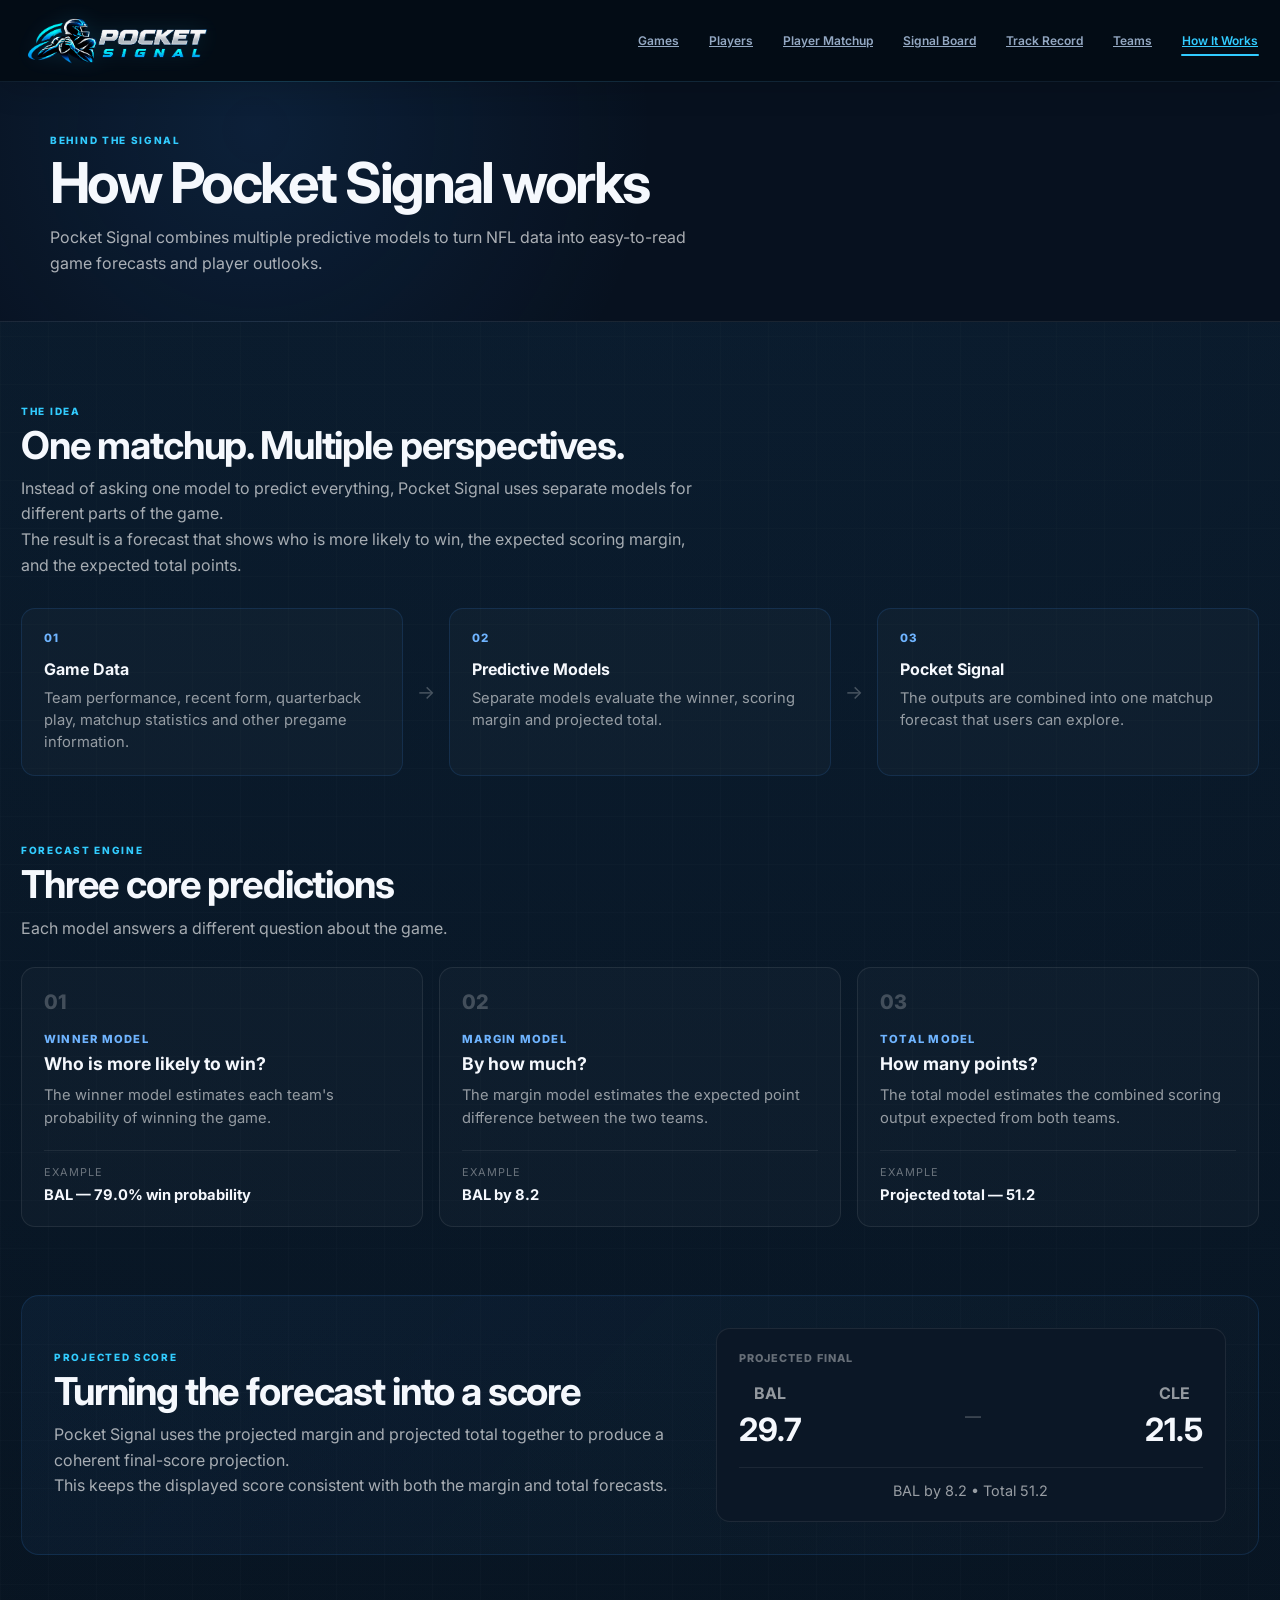
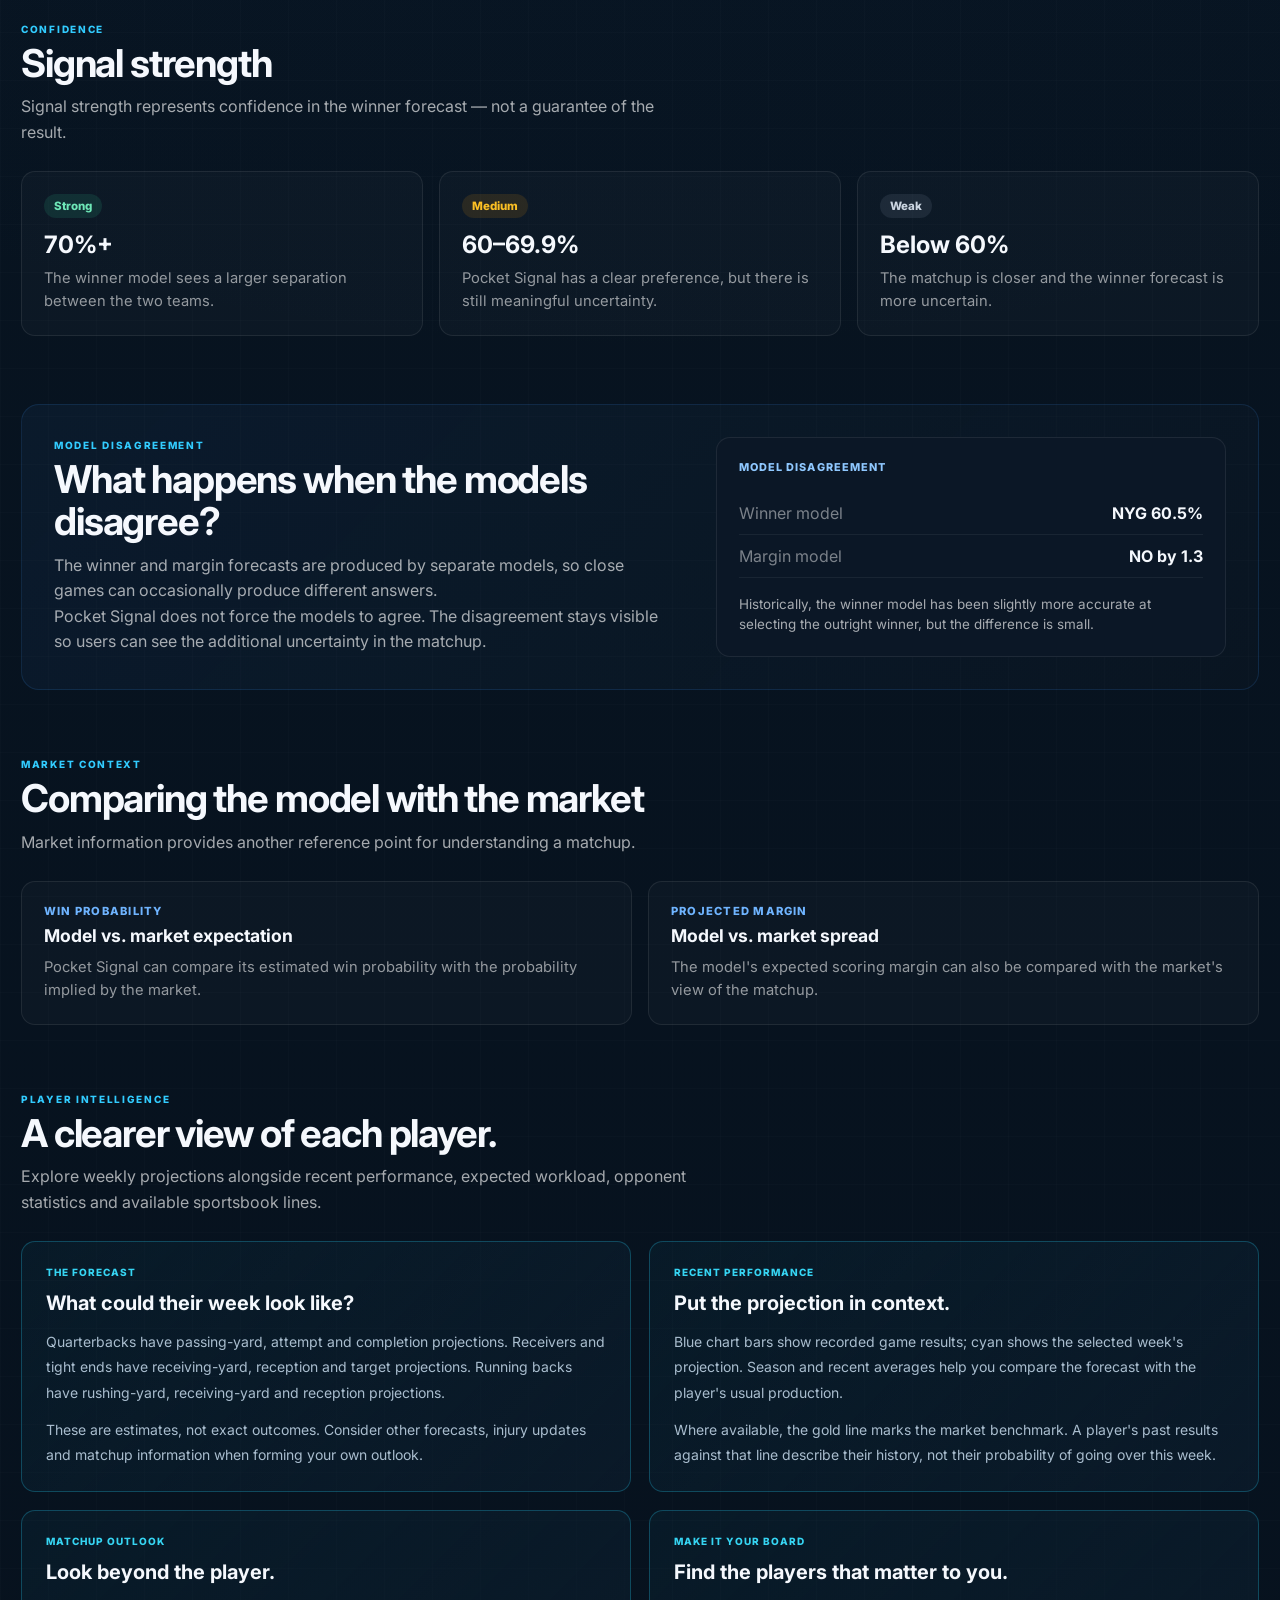
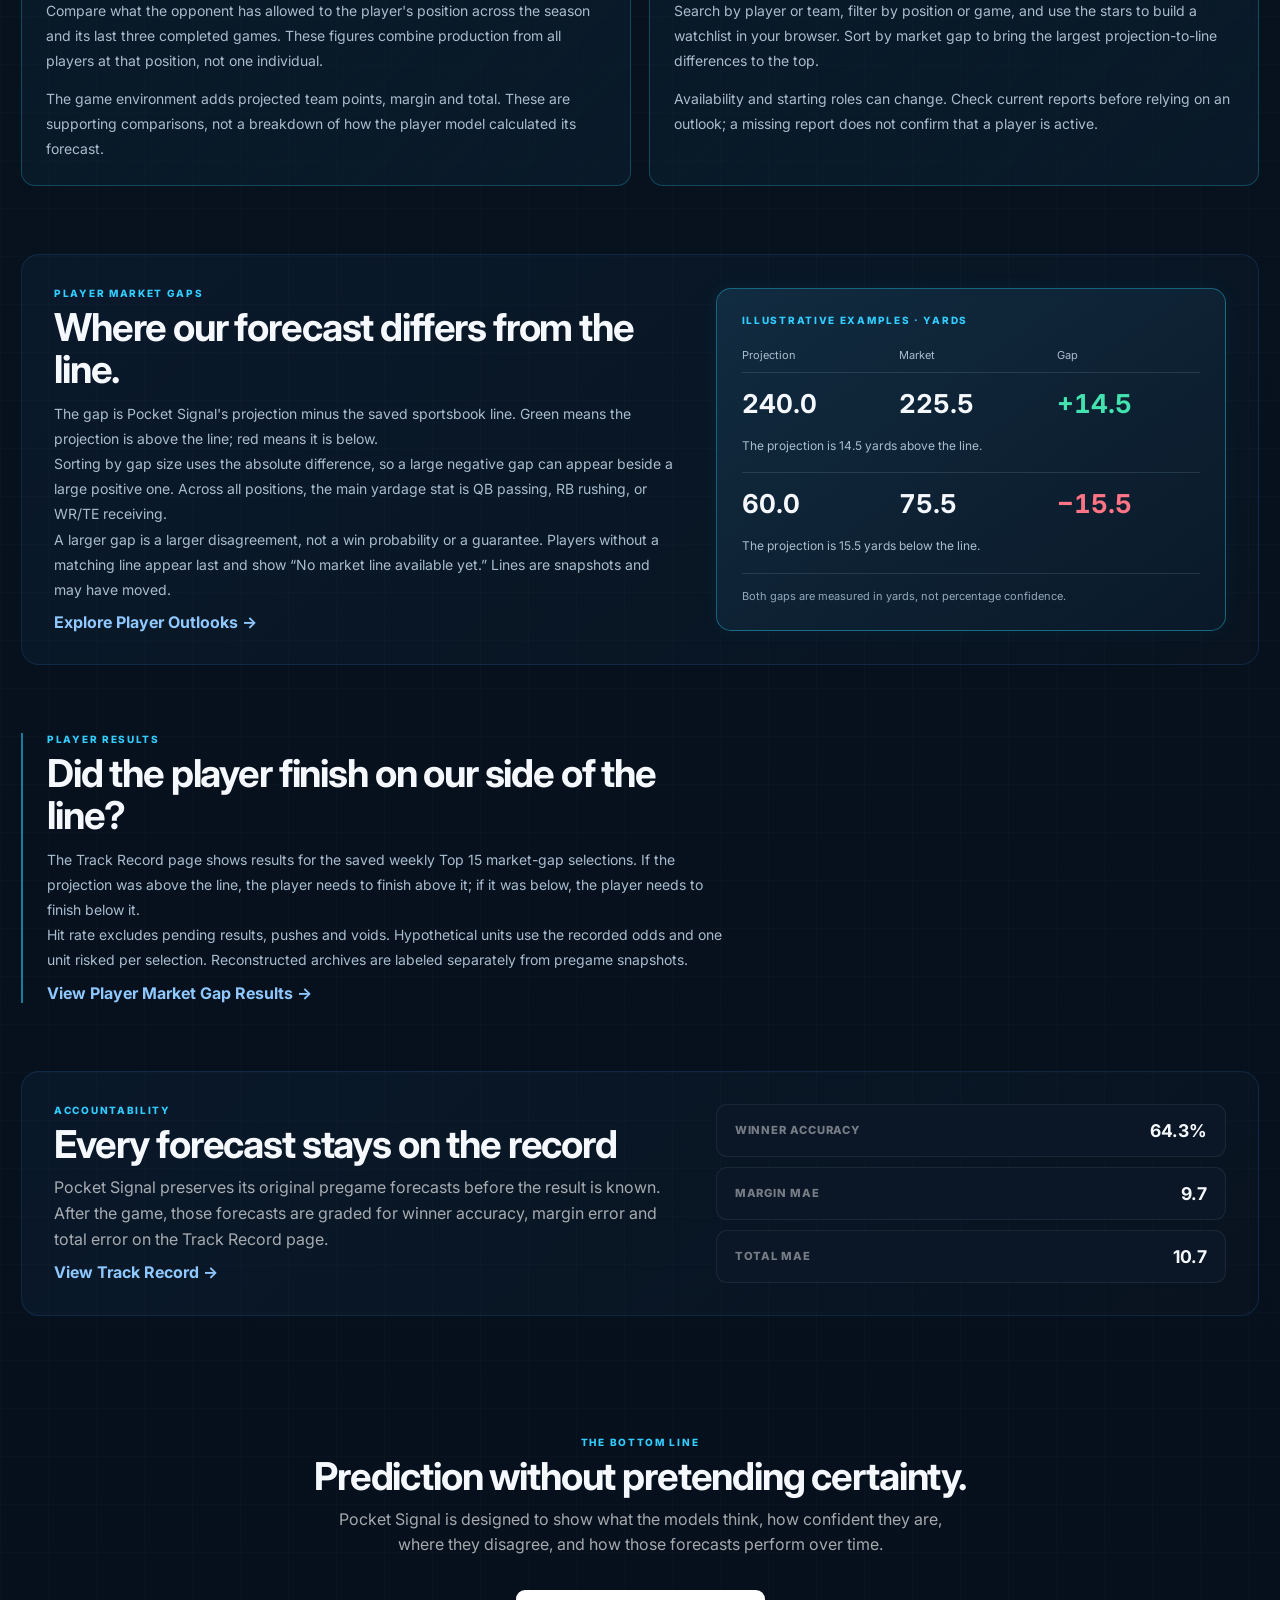
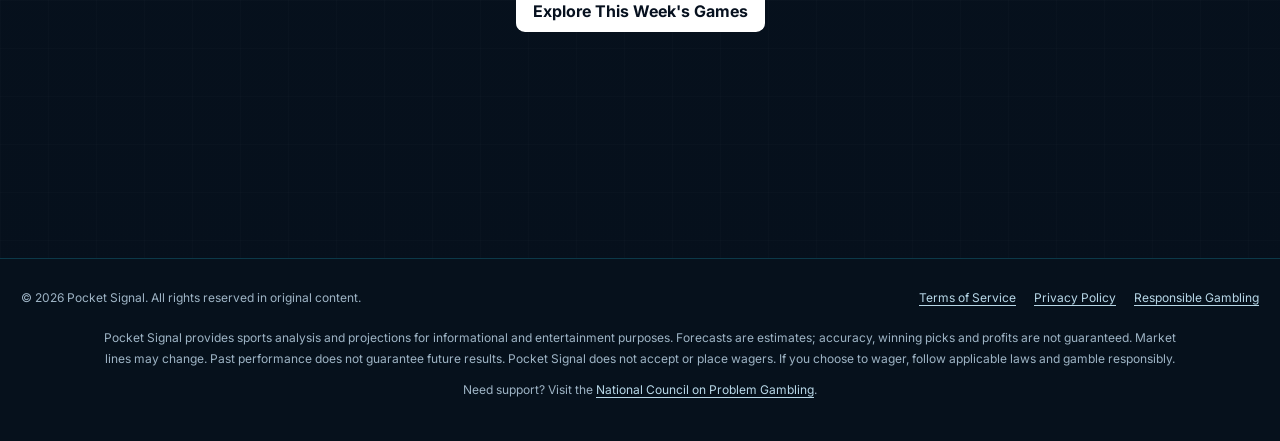
<file: how-it-works.html>
<!DOCTYPE html>
<html lang="en">

<head>
    <meta charset="UTF-8">

    <meta
        name="viewport"
        content="width=device-width, initial-scale=1.0"
    >

    <title>Pocket Signal — How It Works</title>

    <meta
        name="description"
        content="Learn how Pocket Signal turns NFL data into matchup forecasts."
    >

    <link
        rel="preconnect"
        href="https://fonts.googleapis.com"
    >

    <link
        rel="preconnect"
        href="https://fonts.gstatic.com"
        crossorigin
    >

    <link
        href="https://fonts.googleapis.com/css2?family=Inter:wght@400;500;600;700;800&display=swap"
        rel="stylesheet"
    >

    <link
        rel="stylesheet"
        href="styles.css?v=14"
    >

    <link
        rel="stylesheet"
        href="how-it-works.css?v=1"
    >

<style id="psHowPlayersStyle">
.ps-how-player-grid{display:grid;grid-template-columns:repeat(2,minmax(0,1fr));gap:18px}
.ps-how-players .explain-card{border:1px solid rgba(39,214,255,.25);background:linear-gradient(135deg,rgba(39,214,255,.045),rgba(12,29,45,.7));border-radius:14px;padding:24px;min-width:0}
.ps-how-players .explain-card>span{color:#36d5f3;font-size:10px;font-weight:800;letter-spacing:.1em}
.ps-how-players .explain-card h3{font-size:20px;line-height:1.35;margin:12px 0}
.ps-how-players .explain-card p,.ps-how-gap p,.ps-how-player-record p{font-size:14px;line-height:1.8;color:#a9bdce}
.ps-how-players .explain-card p+p{margin-top:12px}
.ps-how-gap-demo{padding:25px;border:1px solid rgba(39,214,255,.38);border-radius:15px;background:linear-gradient(145deg,#112b40,#0a1928);box-shadow:0 0 20px rgba(39,214,255,.055);min-width:0}
.ps-how-gap-head,.ps-how-gap-row{display:grid;grid-template-columns:repeat(3,minmax(0,1fr));gap:14px;align-items:center}
.ps-how-gap-head{margin:22px 0 10px;color:#a9bdce;font-size:11px}
.ps-how-gap-row{padding:15px 0;border-top:1px solid rgba(150,190,220,.17);font-size:26px;font-variant-numeric:tabular-nums}
.ps-how-gap-positive{color:#43e3b0}.ps-how-gap-negative{color:#ff7585}
.ps-how-gap-demo p{font-size:12px;line-height:1.6;margin:2px 0 17px}
.ps-how-gap-foot{font-size:11px;line-height:1.6;color:#91a9bc;border-top:1px solid rgba(150,190,220,.17);padding-top:14px}
.ps-how-player-record{border-left:2px solid rgba(39,214,255,.55);padding-left:24px}
@media(max-width:700px){.ps-how-player-grid{grid-template-columns:1fr;gap:13px}.ps-how-players .explain-card{padding:20px}.ps-how-gap-row{font-size:23px;gap:9px}.ps-how-gap-demo{padding:20px}.ps-how-player-record{padding-left:17px}}
</style>

</head>

<body>

    <!-- =====================================================
         HEADER
    ====================================================== -->

    <header class="site-header">

        <div class="header-inner">

            <a
                class="brand-button"
                href="index.html"
                aria-label="Pocket Signal home"
            >
                <img
                    src="assets/pocket_signal_logo_transparent.png?v=1"
                    alt="Pocket Signal"
                    class="brand-logo"
                >
            </a>

<nav class="header-nav">
    <a class="nav-item" href="index.html">Games</a>
    <a class="nav-item" href="players.html">Players</a>
<a class="nav-item" href="player-matchup.html">Player Matchup</a>
<a class="nav-item" href="signal-board.html">Signal Board</a>
    <a class="nav-item" href="results.html">Track Record</a>
    <a class="nav-item" href="teams.html">Teams</a>
    <a class="nav-item active" href="how-it-works.html">How It Works</a>
</nav>
           

<button class="mobile-menu-button">
    ☰
</button>
            

        </div>

    </header>


    <!-- =====================================================
         HERO
    ====================================================== -->

    <section class="how-hero">

        <div class="how-hero-inner">

            <div class="section-kicker">
                BEHIND THE SIGNAL
            </div>

            <h1>
                How Pocket Signal works
            </h1>

            <p>
                Pocket Signal combines multiple predictive models to turn
                NFL data into easy-to-read game forecasts and player outlooks.
            </p>

        </div>

    </section>


    <main class="page-shell how-shell">


        <!-- =================================================
             OVERVIEW
        ================================================== -->

        <section class="how-intro">

            <div class="how-intro-copy">

                <div class="section-kicker">
                    THE IDEA
                </div>

                <h2>
                    One matchup. Multiple perspectives.
                </h2>

                <p>
                    Instead of asking one model to predict everything,
                    Pocket Signal uses separate models for different parts
                    of the game.
                </p>

                <p>
                    The result is a forecast that shows who is more likely
                    to win, the expected scoring margin, and the expected
                    total points.
                </p>

            </div>

            <div class="how-flow">

                <div class="flow-step">
                    <span>01</span>
                    <strong>Game Data</strong>
                    <p>
                        Team performance, recent form, quarterback play,
                        matchup statistics and other pregame information.
                    </p>
                </div>

                <div class="flow-arrow">→</div>

                <div class="flow-step">
                    <span>02</span>
                    <strong>Predictive Models</strong>
                    <p>
                        Separate models evaluate the winner, scoring margin
                        and projected total.
                    </p>
                </div>

                <div class="flow-arrow">→</div>

                <div class="flow-step">
                    <span>03</span>
                    <strong>Pocket Signal</strong>
                    <p>
                        The outputs are combined into one matchup forecast
                        that users can explore.
                    </p>
                </div>

            </div>

        </section>


        <!-- =================================================
             THREE MODELS
        ================================================== -->

        <section class="how-section">

            <div class="how-section-heading">

                <div class="section-kicker">
                    FORECAST ENGINE
                </div>

                <h2>
                    Three core predictions
                </h2>

                <p>
                    Each model answers a different question about the game.
                </p>

            </div>


            <div class="model-grid">

                <article class="model-card">

                    <div class="model-number">
                        01
                    </div>

                    <div class="model-label">
                        WINNER MODEL
                    </div>

                    <h3>
                        Who is more likely to win?
                    </h3>

                    <p>
                        The winner model estimates each team's probability
                        of winning the game.
                    </p>

                    <div class="model-example">
                        <span>Example</span>
                        <strong>
                            BAL — 79.0% win probability
                        </strong>
                    </div>

                </article>


                <article class="model-card">

                    <div class="model-number">
                        02
                    </div>

                    <div class="model-label">
                        MARGIN MODEL
                    </div>

                    <h3>
                        By how much?
                    </h3>

                    <p>
                        The margin model estimates the expected point
                        difference between the two teams.
                    </p>

                    <div class="model-example">
                        <span>Example</span>
                        <strong>
                            BAL by 8.2
                        </strong>
                    </div>

                </article>


                <article class="model-card">

                    <div class="model-number">
                        03
                    </div>

                    <div class="model-label">
                        TOTAL MODEL
                    </div>

                    <h3>
                        How many points?
                    </h3>

                    <p>
                        The total model estimates the combined scoring
                        output expected from both teams.
                    </p>

                    <div class="model-example">
                        <span>Example</span>
                        <strong>
                            Projected total — 51.2
                        </strong>
                    </div>

                </article>

            </div>

        </section>


        <!-- =================================================
             SCORE
        ================================================== -->

        <section class="how-feature">

            <div>

                <div class="section-kicker">
                    PROJECTED SCORE
                </div>

                <h2>
                    Turning the forecast into a score
                </h2>

                <p>
                    Pocket Signal uses the projected margin and projected
                    total together to produce a coherent final-score
                    projection.
                </p>

                <p>
                    This keeps the displayed score consistent with both
                    the margin and total forecasts.
                </p>

            </div>

            <div class="score-demo">

                <div class="score-demo-label">
                    PROJECTED FINAL
                </div>

                <div class="score-demo-matchup">
                    <div>
                        <span>BAL</span>
                        <strong>29.7</strong>
                    </div>

                    <div class="score-demo-divider">
                        —
                    </div>

                    <div>
                        <span>CLE</span>
                        <strong>21.5</strong>
                    </div>
                </div>

                <div class="score-demo-bottom">
                    BAL by 8.2 • Total 51.2
                </div>

            </div>

        </section>


        <!-- =================================================
             SIGNAL STRENGTH
        ================================================== -->

        <section class="how-section">

            <div class="how-section-heading">

                <div class="section-kicker">
                    CONFIDENCE
                </div>

                <h2>
                    Signal strength
                </h2>

                <p>
                    Signal strength represents confidence in the winner
                    forecast — not a guarantee of the result.
                </p>

            </div>


            <div class="strength-grid">

                <article class="strength-card strong-card">

                    <span class="strength-name">
                        Strong
                    </span>

                    <strong>
                        70%+
                    </strong>

                    <p>
                        The winner model sees a larger separation between
                        the two teams.
                    </p>

                </article>


                <article class="strength-card medium-card">

                    <span class="strength-name">
                        Medium
                    </span>

                    <strong>
                        60–69.9%
                    </strong>

                    <p>
                        Pocket Signal has a clear preference, but there is
                        still meaningful uncertainty.
                    </p>

                </article>


                <article class="strength-card weak-card">

                    <span class="strength-name">
                        Weak
                    </span>

                    <strong>
                        Below 60%
                    </strong>

                    <p>
                        The matchup is closer and the winner forecast is
                        more uncertain.
                    </p>

                </article>

            </div>

        </section>


        <!-- =================================================
             DISAGREEMENT
        ================================================== -->

        <section class="how-feature disagreement-feature">

            <div>

                <div class="section-kicker">
                    MODEL DISAGREEMENT
                </div>

                <h2>
                    What happens when the models disagree?
                </h2>

                <p>
                    The winner and margin forecasts are produced by separate
                    models, so close games can occasionally produce different
                    answers.
                </p>

                <p>
                    Pocket Signal does not force the models to agree. The
                    disagreement stays visible so users can see the additional
                    uncertainty in the matchup.
                </p>

            </div>


            <div class="disagreement-demo">

                <div class="disagreement-demo-title">
                    MODEL DISAGREEMENT
                </div>

                <div class="disagreement-row">
                    <span>Winner model</span>
                    <strong>NYG 60.5%</strong>
                </div>

                <div class="disagreement-row">
                    <span>Margin model</span>
                    <strong>NO by 1.3</strong>
                </div>

                <p>
                    Historically, the winner model has been slightly more
                    accurate at selecting the outright winner, but the
                    difference is small.
                </p>

            </div>

        </section>


        <!-- =================================================
             MARKET
        ================================================== -->

        <section class="how-section">

            <div class="how-section-heading">

                <div class="section-kicker">
                    MARKET CONTEXT
                </div>

                <h2>
                    Comparing the model with the market
                </h2>

                <p>
                    Market information provides another reference point for
                    understanding a matchup.
                </p>

            </div>


            <div class="market-explain-grid">

                <div class="explain-card">

                    <span>
                        WIN PROBABILITY
                    </span>

                    <h3>
                        Model vs. market expectation
                    </h3>

                    <p>
                        Pocket Signal can compare its estimated win probability
                        with the probability implied by the market.
                    </p>

                </div>


                <div class="explain-card">

                    <span>
                        PROJECTED MARGIN
                    </span>

                    <h3>
                        Model vs. market spread
                    </h3>

                    <p>
                        The model's expected scoring margin can also be compared
                        with the market's view of the matchup.
                    </p>

                </div>

            </div>

        </section>


        
<!-- PS_HOW_PLAYERS_START -->
<section class="how-section ps-how-players" id="player-outlooks" aria-labelledby="playerOutlooksTitle">
    <div class="how-section-heading">
        <div class="section-kicker">PLAYER INTELLIGENCE</div>
        <h2 id="playerOutlooksTitle">A clearer view of each player.</h2>
        <p>Explore weekly projections alongside recent performance, expected workload, opponent statistics and available sportsbook lines.</p>
    </div>
    <div class="ps-how-player-grid">
        <article class="explain-card">
            <span>THE FORECAST</span>
            <h3>What could their week look like?</h3>
            <p>Quarterbacks have passing-yard, attempt and completion projections. Receivers and tight ends have receiving-yard, reception and target projections. Running backs have rushing-yard, receiving-yard and reception projections.</p>
            <p>These are estimates, not exact outcomes. Consider other forecasts, injury updates and matchup information when forming your own outlook.</p>
        </article>
        <article class="explain-card">
            <span>RECENT PERFORMANCE</span>
            <h3>Put the projection in context.</h3>
            <p>Blue chart bars show recorded game results; cyan shows the selected week's projection. Season and recent averages help you compare the forecast with the player's usual production.</p>
            <p>Where available, the gold line marks the market benchmark. A player's past results against that line describe their history, not their probability of going over this week.</p>
        </article>
        <article class="explain-card">
            <span>MATCHUP OUTLOOK</span>
            <h3>Look beyond the player.</h3>
            <p>Compare what the opponent has allowed to the player's position across the season and its last three completed games. These figures combine production from all players at that position, not one individual.</p>
            <p>The game environment adds projected team points, margin and total. These are supporting comparisons, not a breakdown of how the player model calculated its forecast.</p>
        </article>
        <article class="explain-card">
            <span>MAKE IT YOUR BOARD</span>
            <h3>Find the players that matter to you.</h3>
            <p>Search by player or team, filter by position or game, and use the stars to build a watchlist in your browser. Sort by market gap to bring the largest projection-to-line differences to the top.</p>
            <p>Availability and starting roles can change. Check current reports before relying on an outlook; a missing report does not confirm that a player is active.</p>
        </article>
    </div>
</section>
<section class="how-feature ps-how-gap" aria-labelledby="playerGapTitle">
    <div>
        <div class="section-kicker">PLAYER MARKET GAPS</div>
        <h2 id="playerGapTitle">Where our forecast differs from the line.</h2>
        <p>The gap is Pocket Signal's projection minus the saved sportsbook line. Green means the projection is above the line; red means it is below.</p>
        <p>Sorting by gap size uses the absolute difference, so a large negative gap can appear beside a large positive one. Across all positions, the main yardage stat is QB passing, RB rushing, or WR/TE receiving.</p>
        <p>A larger gap is a larger disagreement, not a win probability or a guarantee. Players without a matching line appear last and show “No market line available yet.” Lines are snapshots and may have moved.</p>
        <a href="players.html" class="how-cta">Explore Player Outlooks →</a>
    </div>
    <div class="ps-how-gap-demo" aria-label="Illustrative market gap examples">
        <div class="section-kicker">ILLUSTRATIVE EXAMPLES · YARDS</div>
        <div class="ps-how-gap-head"><span>Projection</span><span>Market</span><span>Gap</span></div>
        <div class="ps-how-gap-row"><strong>240.0</strong><strong>225.5</strong><strong class="ps-how-gap-positive">+14.5</strong></div>
        <p>The projection is 14.5 yards above the line.</p>
        <div class="ps-how-gap-row"><strong>60.0</strong><strong>75.5</strong><strong class="ps-how-gap-negative">−15.5</strong></div>
        <p>The projection is 15.5 yards below the line.</p>
        <div class="ps-how-gap-foot">Both gaps are measured in yards, not percentage confidence.</div>
    </div>
</section>
<section class="how-section ps-how-player-record" aria-labelledby="playerRecordTitle">
    <div class="how-section-heading">
        <div class="section-kicker">PLAYER RESULTS</div>
        <h2 id="playerRecordTitle">Did the player finish on our side of the line?</h2>
        <p>The Track Record page shows results for the saved weekly Top 15 market-gap selections. If the projection was above the line, the player needs to finish above it; if it was below, the player needs to finish below it.</p>
        <p>Hit rate excludes pending results, pushes and voids. Hypothetical units use the recorded odds and one unit risked per selection. Reconstructed archives are labeled separately from pregame snapshots.</p>
        <a href="results.html#player-market-gap-results" class="how-cta">View Player Market Gap Results →</a>
    </div>
</section>
<!-- PS_HOW_PLAYERS_END -->


<!-- =================================================
             TRACK RECORD
        ================================================== -->

        <section class="how-feature">

            <div>

                <div class="section-kicker">
                    ACCOUNTABILITY
                </div>

                <h2>
                    Every forecast stays on the record
                </h2>

                <p>
                    Pocket Signal preserves its original pregame forecasts
                    before the result is known.
                </p>

                <p>
                    After the game, those forecasts are graded for winner
                    accuracy, margin error and total error on the Track
                    Record page.
                </p>

                <a
                    href="results.html"
                    class="how-cta"
                >
                    View Track Record →
                </a>

            </div>


            <div class="record-demo">

                <div>
                    <span>WINNER ACCURACY</span>
                    <strong>64.3%</strong>
                </div>

                <div>
                    <span>MARGIN MAE</span>
                    <strong>9.7</strong>
                </div>

                <div>
                    <span>TOTAL MAE</span>
                    <strong>10.7</strong>
                </div>

            </div>

        </section>


        <!-- =================================================
             FINAL
        ================================================== -->

        <section class="how-final">

            <div class="section-kicker">
                THE BOTTOM LINE
            </div>

            <h2>
                Prediction without pretending certainty.
            </h2>

            <p>
                Pocket Signal is designed to show what the models think,
                how confident they are, where they disagree, and how those
                forecasts perform over time.
            </p>

            <a
                href="index.html"
                class="how-primary-button"
            >
                Explore This Week's Games
            </a>

        </section>

    </main>

    <script>
    const button = document.querySelector(".mobile-menu-button");
    const nav = document.querySelector(".header-nav");

    button.addEventListener("click", () => {
        nav.classList.toggle("mobile-open");
    });
</script>


<style id="psPolicyStyles">
.ps-policy-footer{clear:both;margin-top:48px;padding:28px 0 32px;border-top:1px solid rgba(39,214,255,.2);background:#06111c;color:#9eb4c5;font:12px/1.8 Inter,Arial,sans-serif}
.ps-policy-footer .ps-policy-inner{width:min(1380px,calc(100% - 42px));margin:auto}
.ps-policy-top{display:flex;justify-content:space-between;align-items:center;gap:18px;flex-wrap:wrap;margin-bottom:18px}
.ps-policy-top nav{display:flex;gap:18px;flex-wrap:wrap}.ps-policy-footer a{color:#b8d8e8;text-decoration:underline;text-underline-offset:3px}.ps-policy-footer a:hover{color:#27d6ff}
.ps-policy-footer p{max-width:1100px;margin:9px auto;color:#9eb4c5;text-align:center}.ps-policy-footer a:focus-visible{outline:2px solid #27d6ff;outline-offset:4px}
.ps-legal{background:#071421;color:#d8e7f1;font:16px/1.8 Inter,Arial,sans-serif;margin:0}.ps-legal *{box-sizing:border-box}.ps-legal header{border-bottom:1px solid #244355;padding:20px max(21px,calc((100vw - 1000px)/2));background:#06101a}.ps-legal header a{color:#2bd6f5;text-decoration:none;font-weight:800}.ps-legal main{width:min(1000px,calc(100% - 42px));margin:40px auto 64px}.ps-legal h1{font-size:clamp(32px,5vw,48px);line-height:1.1;letter-spacing:-.04em;color:#e9faff}.ps-legal h2{font-size:21px;color:#bceffc;margin:32px 0 8px}.ps-legal p{margin:10px 0}.ps-legal main a{color:#59d9f2}.ps-legal .ps-date{font-size:13px;color:#96b3c8}.ps-legal .ps-notice{padding:18px 22px;border:1px solid #285368;border-radius:12px;background:#0b2233}.ps-legal .ps-jump{display:flex;gap:18px;flex-wrap:wrap;font-size:14px}
@media(max-width:650px){.ps-policy-footer .ps-policy-inner,.ps-legal main{width:calc(100% - 28px)}.ps-policy-top{align-items:flex-start;flex-direction:column}.ps-policy-top nav{gap:12px}.ps-policy-footer p{text-align:left}.ps-policy-footer{padding:24px 0}.ps-legal main{margin-top:28px}}
</style>
<!-- PS_POLICY_FOOTER_START -->
<footer class="ps-policy-footer"><div class="ps-policy-inner"><div class="ps-policy-top"><span>&copy; 2026 Pocket Signal. All rights reserved in original content.</span><nav aria-label="Site policies"><a href="terms.html">Terms of Service</a><a href="privacy.html">Privacy Policy</a><a href="responsible-gambling.html">Responsible Gambling</a></nav></div><p>Pocket Signal provides sports analysis and projections for informational and entertainment purposes. Forecasts are estimates; accuracy, winning picks and profits are not guaranteed. Market lines may change. Past performance does not guarantee future results. Pocket Signal does not accept or place wagers. If you choose to wager, follow applicable laws and gamble responsibly.</p><p>Need support? Visit the <a href="https://www.ncpgambling.org/help-treatment/" target="_blank" rel="noopener noreferrer">National Council on Problem Gambling</a>.</p></div></footer>
<!-- PS_POLICY_FOOTER_END -->
<!-- Cloudflare Web Analytics -->
<script type="module" src="https://static.cloudflareinsights.com/beacon.min.js" data-cf-beacon='{"token":"08e5044d5c61428d8db413ff5afe8c6c"}'></script>
<!-- End Cloudflare Web Analytics -->
</body>

</html>
</file>
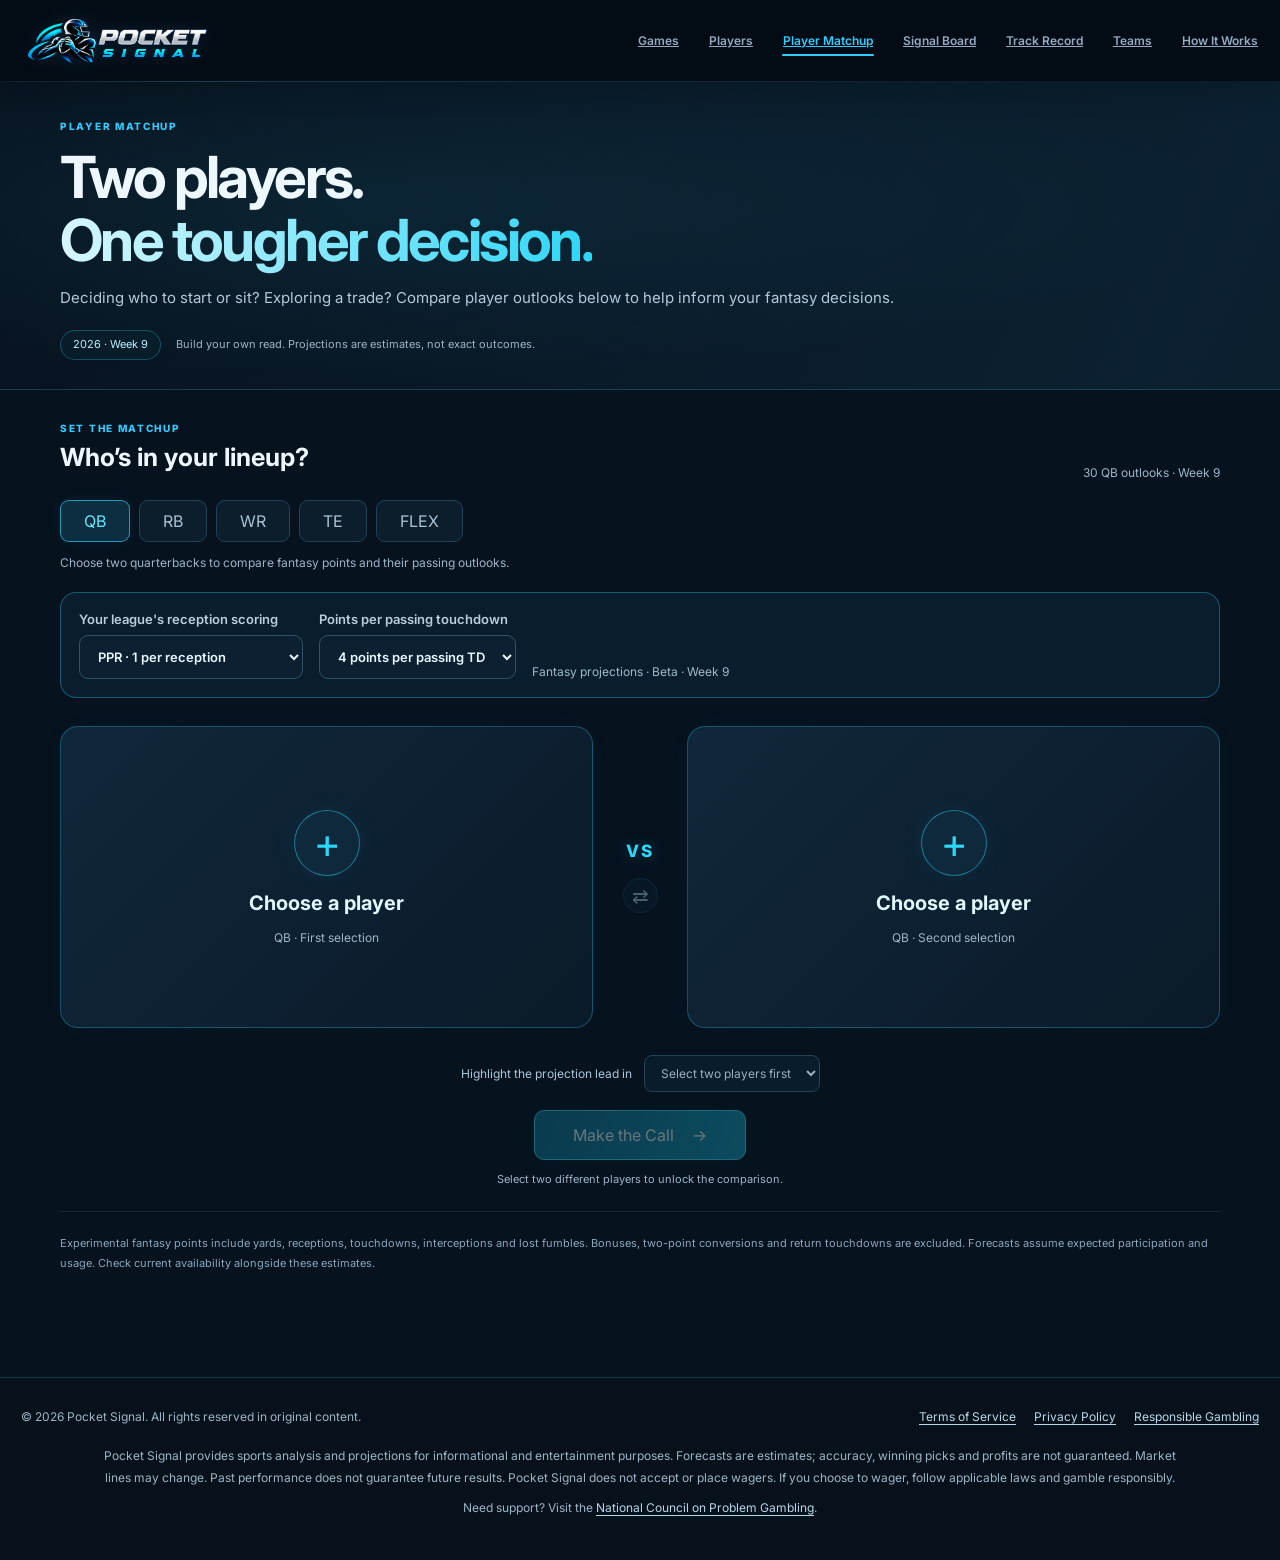
<file: player-matchup.html>
<!doctype html><html lang="en"><head><meta charset="utf-8"><meta name="viewport" content="width=device-width,initial-scale=1"><title>Player Matchup | Pocket Signal</title><meta name="description" content="Compare Pocket Signal player projections, recent performance, workload and matchup context."><link rel="preconnect" href="https://fonts.googleapis.com"><link rel="preconnect" href="https://fonts.gstatic.com" crossorigin><link href="https://fonts.googleapis.com/css2?family=Inter:wght@400;500;600;700;800&display=swap" rel="stylesheet"><link rel="stylesheet" href="styles.css?v=14"><link rel="stylesheet" href="player-matchup.css?v=2"><style id="psFantasyMatchupStyle">.pm-fantasy-controls{display:flex;flex-wrap:wrap;gap:16px;align-items:end;margin:20px 0 28px;padding:18px;border:1px solid rgba(40,210,244,.35);border-radius:16px;background:rgba(13,34,51,.75)}.pm-fantasy-controls label{display:grid;gap:8px;color:#b9cfdd;font-size:13px;font-weight:600}.pm-fantasy-controls select{min-height:44px;padding:10px 14px;border:1px solid #315268;border-radius:9px;background:#0c2031;color:#e9f6ff;font:inherit}.pm-fantasy-controls option{background:#0c2031;color:#e9f6ff}#pmFantasyStatus{font-size:12px;color:#9eb9cb;max-width:350px}.pm-fantasy-headline{display:flex;align-items:center;gap:14px;padding:14px 0;border-top:1px solid #274356}.pm-fantasy-headline strong{font-size:32px;color:#22d3ee}.pm-fantasy-headline span{font-size:12px;color:#b6cedd;max-width:180px}.pm-fantasy-breakdown{margin:12px 0 22px}.pm-fantasy-breakdown summary{cursor:pointer;color:#48d7f5;padding:10px 0}.pm-fantasy-breakdown .pm-mini-row{gap:12px}.pm-fantasy-breakdown .pm-mini-row strong{white-space:nowrap}@media(max-width:600px){.pm-fantasy-controls{display:grid;grid-template-columns:1fr}.pm-fantasy-controls select{width:100%;min-width:0}}</style></head>
<body class="pm-page"><header class="site-header"><div class="header-inner"><a class="brand-button" href="index.html" aria-label="Pocket Signal home"><img class="brand-logo" src="assets/pocket_signal_logo_transparent.png?v=1" alt="Pocket Signal"></a><nav class="header-nav" id="pmNav"><a class="nav-item" href="index.html">Games</a><a class="nav-item" href="players.html">Players</a><a class="nav-item active" href="player-matchup.html" aria-current="page">Player Matchup</a>
<a class="nav-item" href="signal-board.html">Signal Board</a><a class="nav-item" href="results.html">Track Record</a><a class="nav-item" href="teams.html">Teams</a><a class="nav-item" href="how-it-works.html">How It Works</a></nav><button class="mobile-menu-button" id="pmMenu" aria-label="Toggle navigation" aria-controls="pmNav" aria-expanded="false">☰</button></div></header>
<section class="pm-hero"><div class="pm-shell"><div class="section-kicker">PLAYER MATCHUP</div><h1>Two players.<br><span>One tougher decision.</span></h1><p>Deciding who to start or sit? Exploring a trade? Compare player outlooks below to help inform your fantasy decisions.</p><div class="pm-hero-foot"><span class="pm-week" id="pmWeek">2026 · Week 9</span><span>Build your own read. Projections are estimates, not exact outcomes.</span></div></div></section>
<main class="pm-shell pm-main"><div class="pm-control-heading"><div><div class="section-kicker">SET THE MATCHUP</div><h2>Who’s in your lineup?</h2></div><p id="pmCount" aria-live="polite">Loading player outlooks…</p></div><div class="pm-positions" role="group" aria-label="Choose a position group"><button class="pm-position active" data-position="QB" aria-pressed="true">QB</button><button class="pm-position" data-position="RB" aria-pressed="false">RB</button><button class="pm-position" data-position="WR" aria-pressed="false">WR</button><button class="pm-position" data-position="TE" aria-pressed="false">TE</button><button class="pm-position" data-position="FLEX" aria-pressed="false">FLEX</button></div><p id="pmGroupNote" class="pm-small">Choose two quarterbacks to compare fantasy points and their passing outlooks.</p>
<div class="pm-fantasy-controls"><label for="pmScoring">Your league's reception scoring<select id="pmScoring"><option value="standard">Standard · 0 per reception</option><option value="half_ppr">Half-PPR · 0.5 per reception</option><option value="ppr" selected>PPR · 1 per reception</option></select></label><label for="pmPassTd">Points per passing touchdown<select id="pmPassTd"><option value="4">4 points per passing TD</option><option value="6">6 points per passing TD</option></select></label><span id="pmFantasyStatus" role="status">Loading fantasy points…</span></div><div class="pm-matchup"><article id="pmLeft" class="pm-player-card" aria-label="First player"></article><div class="pm-vs"><span>VS</span><button id="pmSwap" title="Swap players" aria-label="Swap selected players" disabled>⇄</button></div><article id="pmRight" class="pm-player-card" aria-label="Second player"></article></div>
<div class="pm-action"><div class="pm-compare-control"><label for="pmCompareMetric">Highlight the projection lead in</label><select id="pmCompareMetric" disabled><option value="">Select two players first</option></select></div><button id="pmGenerate" class="pm-generate" disabled>Make the Call <span aria-hidden="true">→</span></button><p id="pmActionHint">Select two different players to unlock the comparison.</p></div><p id="pmStatus" role="status" class="pm-status"></p>
<section id="pmResults" hidden aria-labelledby="pmResultsTitle" tabindex="-1"></section>
<p class="pm-bottom-note">Experimental fantasy points include yards, receptions, touchdowns, interceptions and lost fumbles. Bonuses, two-point conversions and return touchdowns are excluded. Forecasts assume expected participation and usage. Check current availability alongside these estimates.</p></main>
<dialog id="pmPicker" aria-labelledby="pmPickerTitle"><div class="pm-dialog-head"><div><div class="section-kicker">CHOOSE YOUR PLAYER</div><h2 id="pmPickerTitle">Find a quarterback</h2></div><button id="pmClose" aria-label="Close player search">×</button></div><label for="pmSearch" class="pm-small">Search by player name or team</label><input id="pmSearch" type="search" placeholder="Start typing a name or team…" autocomplete="off"><p id="pmSearchCount" class="pm-small" aria-live="polite"></p><div id="pmOptions" class="pm-options"></div></dialog>
<script src="player-matchup.js?v=2026-week9-support-1"></script>
<style id="psPolicyStyles">
.ps-policy-footer{clear:both;margin-top:48px;padding:28px 0 32px;border-top:1px solid rgba(39,214,255,.2);background:#06111c;color:#9eb4c5;font:12px/1.8 Inter,Arial,sans-serif}
.ps-policy-footer .ps-policy-inner{width:min(1380px,calc(100% - 42px));margin:auto}
.ps-policy-top{display:flex;justify-content:space-between;align-items:center;gap:18px;flex-wrap:wrap;margin-bottom:18px}
.ps-policy-top nav{display:flex;gap:18px;flex-wrap:wrap}.ps-policy-footer a{color:#b8d8e8;text-decoration:underline;text-underline-offset:3px}.ps-policy-footer a:hover{color:#27d6ff}
.ps-policy-footer p{max-width:1100px;margin:9px auto;color:#9eb4c5;text-align:center}.ps-policy-footer a:focus-visible{outline:2px solid #27d6ff;outline-offset:4px}
.ps-legal{background:#071421;color:#d8e7f1;font:16px/1.8 Inter,Arial,sans-serif;margin:0}.ps-legal *{box-sizing:border-box}.ps-legal header{border-bottom:1px solid #244355;padding:20px max(21px,calc((100vw - 1000px)/2));background:#06101a}.ps-legal header a{color:#2bd6f5;text-decoration:none;font-weight:800}.ps-legal main{width:min(1000px,calc(100% - 42px));margin:40px auto 64px}.ps-legal h1{font-size:clamp(32px,5vw,48px);line-height:1.1;letter-spacing:-.04em;color:#e9faff}.ps-legal h2{font-size:21px;color:#bceffc;margin:32px 0 8px}.ps-legal p{margin:10px 0}.ps-legal main a{color:#59d9f2}.ps-legal .ps-date{font-size:13px;color:#96b3c8}.ps-legal .ps-notice{padding:18px 22px;border:1px solid #285368;border-radius:12px;background:#0b2233}.ps-legal .ps-jump{display:flex;gap:18px;flex-wrap:wrap;font-size:14px}
@media(max-width:650px){.ps-policy-footer .ps-policy-inner,.ps-legal main{width:calc(100% - 28px)}.ps-policy-top{align-items:flex-start;flex-direction:column}.ps-policy-top nav{gap:12px}.ps-policy-footer p{text-align:left}.ps-policy-footer{padding:24px 0}.ps-legal main{margin-top:28px}}
</style>
<!-- PS_POLICY_FOOTER_START -->
<footer class="ps-policy-footer"><div class="ps-policy-inner"><div class="ps-policy-top"><span>&copy; 2026 Pocket Signal. All rights reserved in original content.</span><nav aria-label="Site policies"><a href="terms.html">Terms of Service</a><a href="privacy.html">Privacy Policy</a><a href="responsible-gambling.html">Responsible Gambling</a></nav></div><p>Pocket Signal provides sports analysis and projections for informational and entertainment purposes. Forecasts are estimates; accuracy, winning picks and profits are not guaranteed. Market lines may change. Past performance does not guarantee future results. Pocket Signal does not accept or place wagers. If you choose to wager, follow applicable laws and gamble responsibly.</p><p>Need support? Visit the <a href="https://www.ncpgambling.org/help-treatment/" target="_blank" rel="noopener noreferrer">National Council on Problem Gambling</a>.</p></div></footer>
<!-- PS_POLICY_FOOTER_END -->
<!-- Cloudflare Web Analytics -->
<script type="module" src="https://static.cloudflareinsights.com/beacon.min.js" data-cf-beacon='{"token":"08e5044d5c61428d8db413ff5afe8c6c"}'></script>
<!-- End Cloudflare Web Analytics -->
</body></html>
</file>
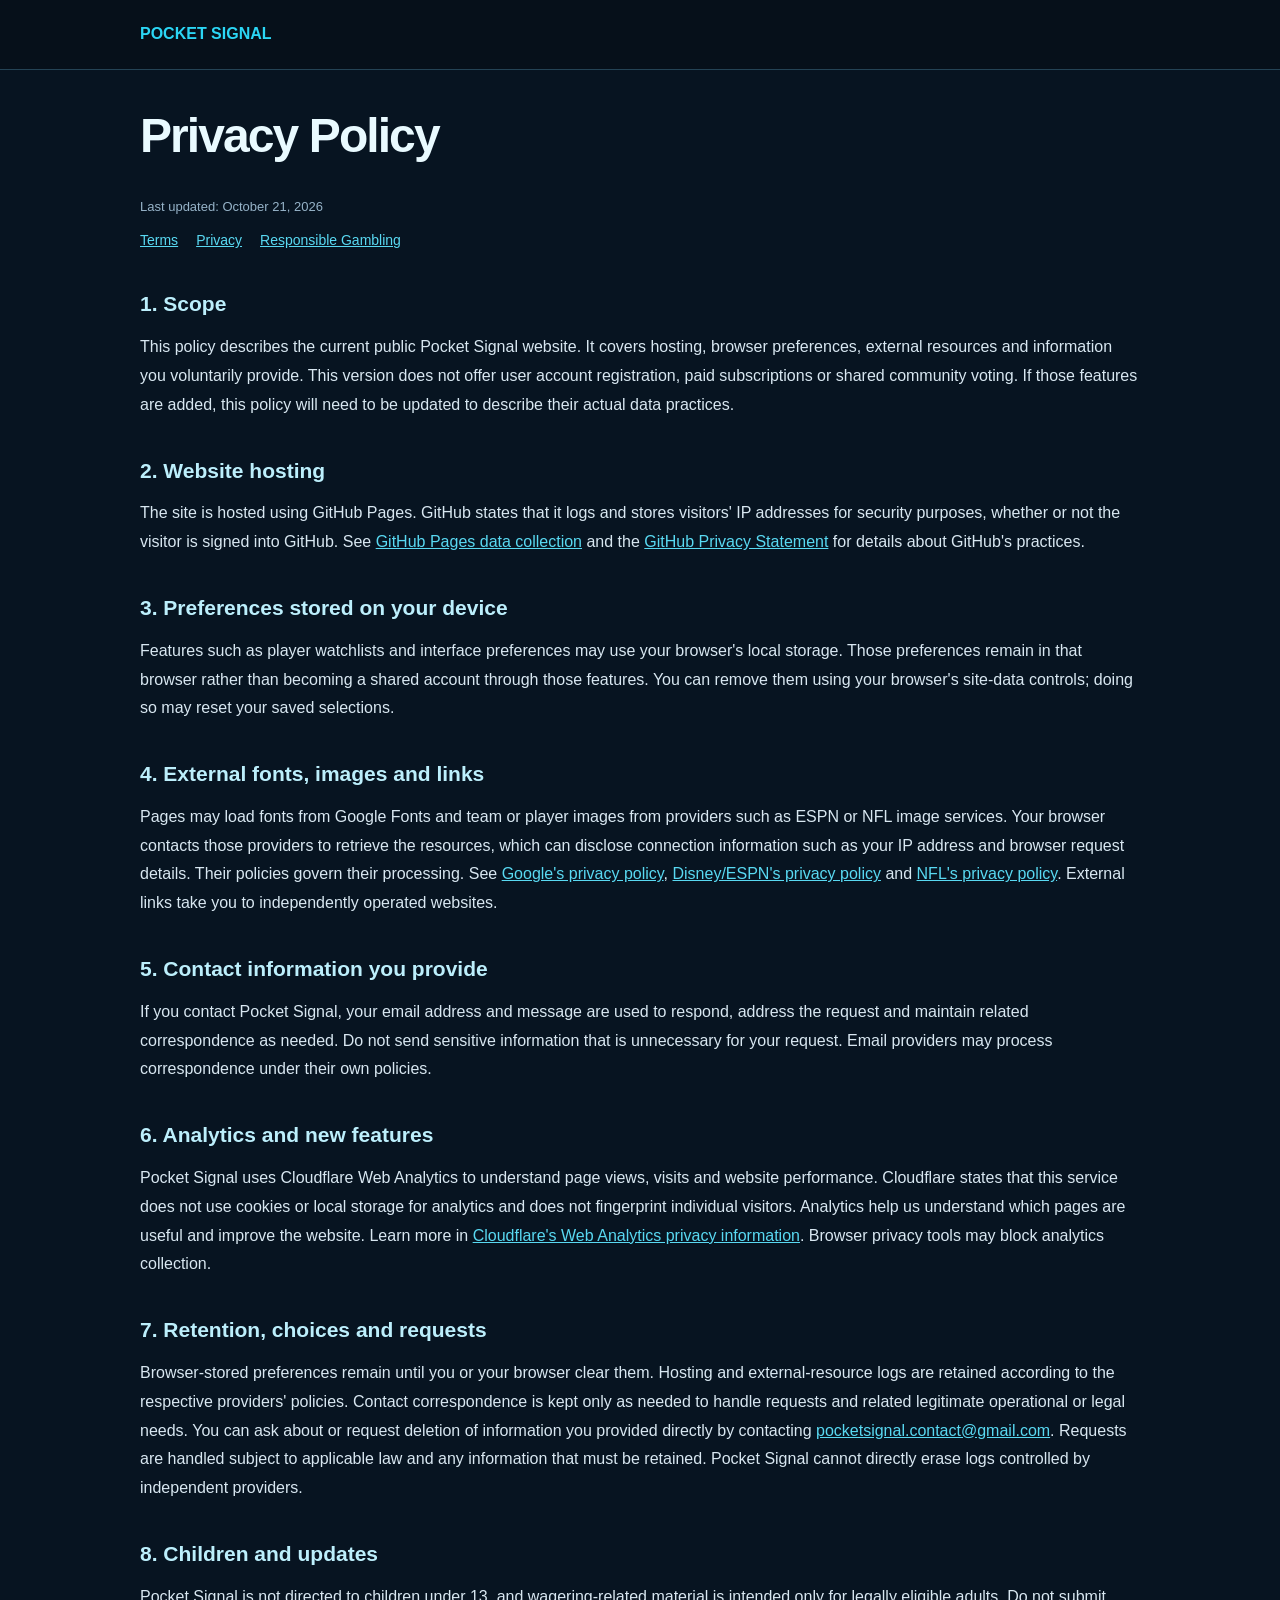
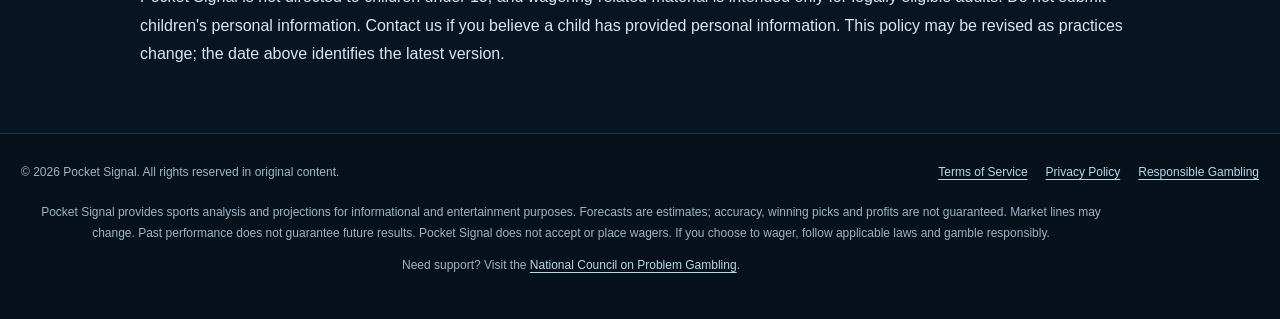
<file: privacy.html>
<!doctype html><html lang="en"><head><meta charset="utf-8"><meta name="viewport" content="width=device-width,initial-scale=1"><title>Privacy Policy | Pocket Signal</title>
<style id="psPolicyStyles">
.ps-policy-footer{clear:both;margin-top:48px;padding:28px 0 32px;border-top:1px solid rgba(39,214,255,.2);background:#06111c;color:#9eb4c5;font:12px/1.8 Inter,Arial,sans-serif}
.ps-policy-footer .ps-policy-inner{width:min(1380px,calc(100% - 42px));margin:auto}
.ps-policy-top{display:flex;justify-content:space-between;align-items:center;gap:18px;flex-wrap:wrap;margin-bottom:18px}
.ps-policy-top nav{display:flex;gap:18px;flex-wrap:wrap}.ps-policy-footer a{color:#b8d8e8;text-decoration:underline;text-underline-offset:3px}.ps-policy-footer a:hover{color:#27d6ff}
.ps-policy-footer p{max-width:1100px;margin:9px auto;color:#9eb4c5;text-align:center}.ps-policy-footer a:focus-visible{outline:2px solid #27d6ff;outline-offset:4px}
.ps-legal{background:#071421;color:#d8e7f1;font:16px/1.8 Inter,Arial,sans-serif;margin:0}.ps-legal *{box-sizing:border-box}.ps-legal header{border-bottom:1px solid #244355;padding:20px max(21px,calc((100vw - 1000px)/2));background:#06101a}.ps-legal header a{color:#2bd6f5;text-decoration:none;font-weight:800}.ps-legal main{width:min(1000px,calc(100% - 42px));margin:40px auto 64px}.ps-legal h1{font-size:clamp(32px,5vw,48px);line-height:1.1;letter-spacing:-.04em;color:#e9faff}.ps-legal h2{font-size:21px;color:#bceffc;margin:32px 0 8px}.ps-legal p{margin:10px 0}.ps-legal main a{color:#59d9f2}.ps-legal .ps-date{font-size:13px;color:#96b3c8}.ps-legal .ps-notice{padding:18px 22px;border:1px solid #285368;border-radius:12px;background:#0b2233}.ps-legal .ps-jump{display:flex;gap:18px;flex-wrap:wrap;font-size:14px}
@media(max-width:650px){.ps-policy-footer .ps-policy-inner,.ps-legal main{width:calc(100% - 28px)}.ps-policy-top{align-items:flex-start;flex-direction:column}.ps-policy-top nav{gap:12px}.ps-policy-footer p{text-align:left}.ps-policy-footer{padding:24px 0}.ps-legal main{margin-top:28px}}
</style>
</head><body class="ps-legal"><header><a href="index.html">POCKET SIGNAL</a></header><main><h1>Privacy Policy</h1><p class="ps-date">Last updated: October 21, 2026</p><nav class="ps-jump" aria-label="Policies"><a href="terms.html">Terms</a><a href="privacy.html">Privacy</a><a href="responsible-gambling.html">Responsible Gambling</a></nav><section><h2>1. Scope</h2><p>This policy describes the current public Pocket Signal website. It covers hosting, browser preferences, external resources and information you voluntarily provide. This version does not offer user account registration, paid subscriptions or shared community voting. If those features are added, this policy will need to be updated to describe their actual data practices.</p></section><section><h2>2. Website hosting</h2><p>The site is hosted using GitHub Pages. GitHub states that it logs and stores visitors' IP addresses for security purposes, whether or not the visitor is signed into GitHub. See <a href="https://docs.github.com/en/pages/getting-started-with-github-pages/what-is-github-pages">GitHub Pages data collection</a> and the <a href="https://docs.github.com/en/site-policy/privacy-policies/github-general-privacy-statement">GitHub Privacy Statement</a> for details about GitHub's practices.</p></section><section><h2>3. Preferences stored on your device</h2><p>Features such as player watchlists and interface preferences may use your browser's local storage. Those preferences remain in that browser rather than becoming a shared account through those features. You can remove them using your browser's site-data controls; doing so may reset your saved selections.</p></section><section><h2>4. External fonts, images and links</h2><p>Pages may load fonts from Google Fonts and team or player images from providers such as ESPN or NFL image services. Your browser contacts those providers to retrieve the resources, which can disclose connection information such as your IP address and browser request details. Their policies govern their processing. See <a href="https://policies.google.com/privacy">Google's privacy policy</a>, <a href="https://privacy.thewaltdisneycompany.com/en/current-privacy-policy/">Disney/ESPN's privacy policy</a> and <a href="https://www.nfl.com/legal/privacy/">NFL's privacy policy</a>. External links take you to independently operated websites.</p></section><section><h2>5. Contact information you provide</h2><p>If you contact Pocket Signal, your email address and message are used to respond, address the request and maintain related correspondence as needed. Do not send sensitive information that is unnecessary for your request. Email providers may process correspondence under their own policies.</p></section><section><h2>6. Analytics and new features</h2><p>Pocket Signal uses Cloudflare Web Analytics to understand page views, visits and website performance. Cloudflare states that this service does not use cookies or local storage for analytics and does not fingerprint individual visitors. Analytics help us understand which pages are useful and improve the website. Learn more in <a href="https://developers.cloudflare.com/web-analytics/privacy/" target="_blank" rel="noopener noreferrer">Cloudflare's Web Analytics privacy information</a>. Browser privacy tools may block analytics collection.</p></section><section><h2>7. Retention, choices and requests</h2><p>Browser-stored preferences remain until you or your browser clear them. Hosting and external-resource logs are retained according to the respective providers' policies. Contact correspondence is kept only as needed to handle requests and related legitimate operational or legal needs. You can ask about or request deletion of information you provided directly by contacting <a href="mailto:pocketsignal.contact@gmail.com">pocketsignal.contact@gmail.com</a>. Requests are handled subject to applicable law and any information that must be retained. Pocket Signal cannot directly erase logs controlled by independent providers.</p></section><section><h2>8. Children and updates</h2><p>Pocket Signal is not directed to children under 13, and wagering-related material is intended only for legally eligible adults. Do not submit children's personal information. Contact us if you believe a child has provided personal information. This policy may be revised as practices change; the date above identifies the latest version.</p></section></main><!-- PS_POLICY_FOOTER_START -->
<footer class="ps-policy-footer"><div class="ps-policy-inner"><div class="ps-policy-top"><span>&copy; 2026 Pocket Signal. All rights reserved in original content.</span><nav aria-label="Site policies"><a href="terms.html">Terms of Service</a><a href="privacy.html">Privacy Policy</a><a href="responsible-gambling.html">Responsible Gambling</a></nav></div><p>Pocket Signal provides sports analysis and projections for informational and entertainment purposes. Forecasts are estimates; accuracy, winning picks and profits are not guaranteed. Market lines may change. Past performance does not guarantee future results. Pocket Signal does not accept or place wagers. If you choose to wager, follow applicable laws and gamble responsibly.</p><p>Need support? Visit the <a href="https://www.ncpgambling.org/help-treatment/" target="_blank" rel="noopener noreferrer">National Council on Problem Gambling</a>.</p></div></footer>
<!-- PS_POLICY_FOOTER_END --><!-- Cloudflare Web Analytics -->
<script type="module" src="https://static.cloudflareinsights.com/beacon.min.js" data-cf-beacon='{"token":"08e5044d5c61428d8db413ff5afe8c6c"}'></script>
<!-- End Cloudflare Web Analytics -->
</body></html>
</file>
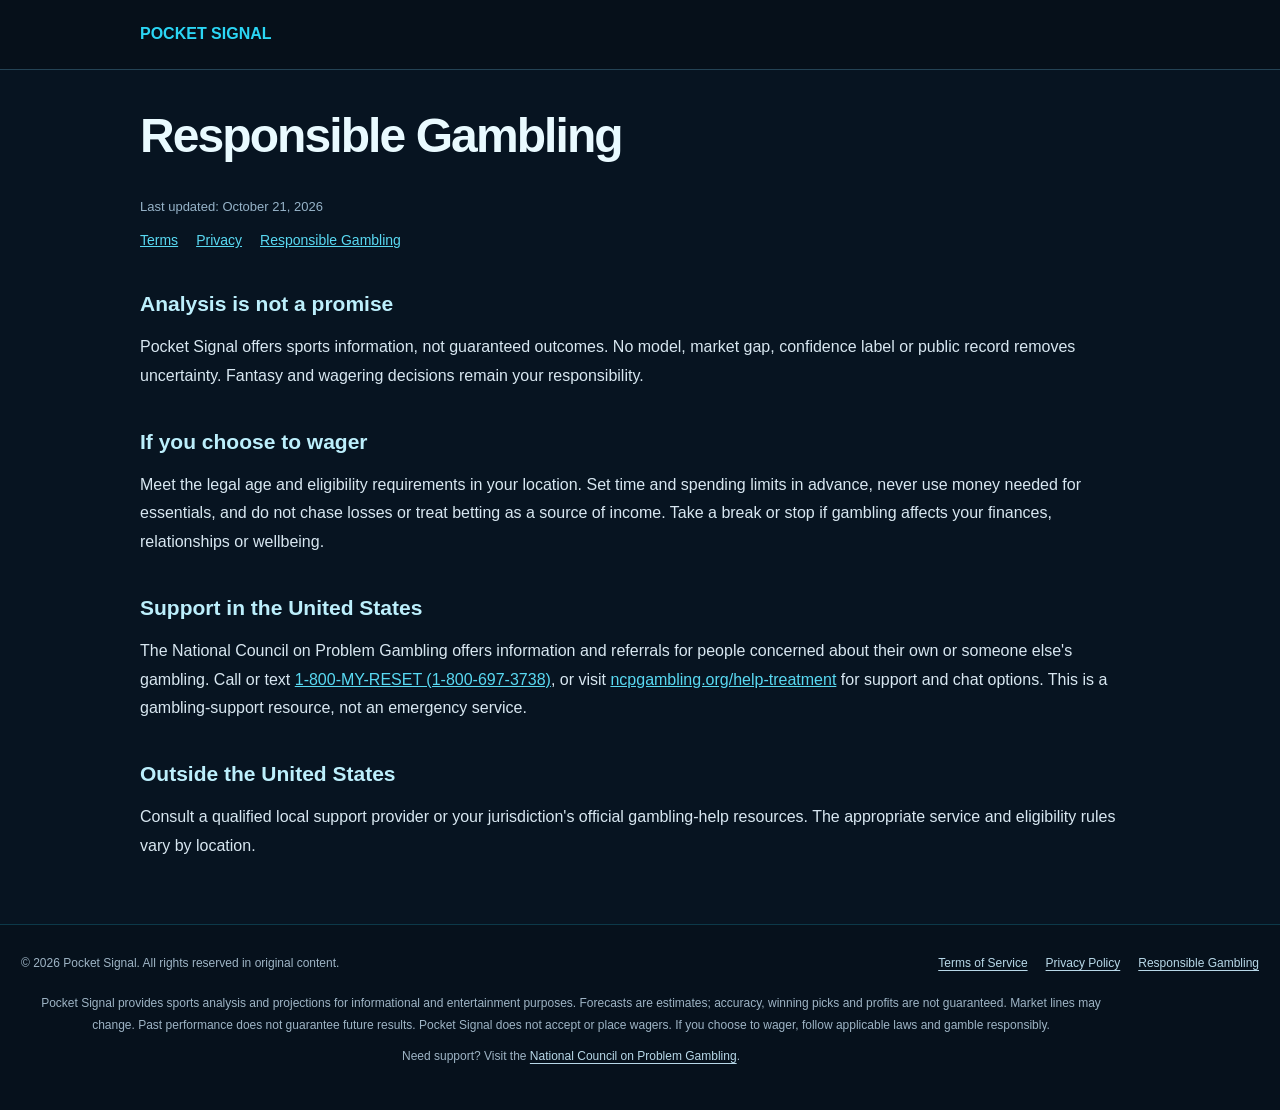
<file: responsible-gambling.html>
<!doctype html><html lang="en"><head><meta charset="utf-8"><meta name="viewport" content="width=device-width,initial-scale=1"><title>Responsible Gambling | Pocket Signal</title>
<style id="psPolicyStyles">
.ps-policy-footer{clear:both;margin-top:48px;padding:28px 0 32px;border-top:1px solid rgba(39,214,255,.2);background:#06111c;color:#9eb4c5;font:12px/1.8 Inter,Arial,sans-serif}
.ps-policy-footer .ps-policy-inner{width:min(1380px,calc(100% - 42px));margin:auto}
.ps-policy-top{display:flex;justify-content:space-between;align-items:center;gap:18px;flex-wrap:wrap;margin-bottom:18px}
.ps-policy-top nav{display:flex;gap:18px;flex-wrap:wrap}.ps-policy-footer a{color:#b8d8e8;text-decoration:underline;text-underline-offset:3px}.ps-policy-footer a:hover{color:#27d6ff}
.ps-policy-footer p{max-width:1100px;margin:9px auto;color:#9eb4c5;text-align:center}.ps-policy-footer a:focus-visible{outline:2px solid #27d6ff;outline-offset:4px}
.ps-legal{background:#071421;color:#d8e7f1;font:16px/1.8 Inter,Arial,sans-serif;margin:0}.ps-legal *{box-sizing:border-box}.ps-legal header{border-bottom:1px solid #244355;padding:20px max(21px,calc((100vw - 1000px)/2));background:#06101a}.ps-legal header a{color:#2bd6f5;text-decoration:none;font-weight:800}.ps-legal main{width:min(1000px,calc(100% - 42px));margin:40px auto 64px}.ps-legal h1{font-size:clamp(32px,5vw,48px);line-height:1.1;letter-spacing:-.04em;color:#e9faff}.ps-legal h2{font-size:21px;color:#bceffc;margin:32px 0 8px}.ps-legal p{margin:10px 0}.ps-legal main a{color:#59d9f2}.ps-legal .ps-date{font-size:13px;color:#96b3c8}.ps-legal .ps-notice{padding:18px 22px;border:1px solid #285368;border-radius:12px;background:#0b2233}.ps-legal .ps-jump{display:flex;gap:18px;flex-wrap:wrap;font-size:14px}
@media(max-width:650px){.ps-policy-footer .ps-policy-inner,.ps-legal main{width:calc(100% - 28px)}.ps-policy-top{align-items:flex-start;flex-direction:column}.ps-policy-top nav{gap:12px}.ps-policy-footer p{text-align:left}.ps-policy-footer{padding:24px 0}.ps-legal main{margin-top:28px}}
</style>
</head><body class="ps-legal"><header><a href="index.html">POCKET SIGNAL</a></header><main><h1>Responsible Gambling</h1><p class="ps-date">Last updated: October 21, 2026</p><nav class="ps-jump" aria-label="Policies"><a href="terms.html">Terms</a><a href="privacy.html">Privacy</a><a href="responsible-gambling.html">Responsible Gambling</a></nav><section><h2>Analysis is not a promise</h2><p>Pocket Signal offers sports information, not guaranteed outcomes. No model, market gap, confidence label or public record removes uncertainty. Fantasy and wagering decisions remain your responsibility.</p></section><section><h2>If you choose to wager</h2><p>Meet the legal age and eligibility requirements in your location. Set time and spending limits in advance, never use money needed for essentials, and do not chase losses or treat betting as a source of income. Take a break or stop if gambling affects your finances, relationships or wellbeing.</p></section><section><h2>Support in the United States</h2><p>The National Council on Problem Gambling offers information and referrals for people concerned about their own or someone else's gambling. Call or text <a href="tel:+18006973738">1-800-MY-RESET (1-800-697-3738)</a>, or visit <a href="https://www.ncpgambling.org/help-treatment/">ncpgambling.org/help-treatment</a> for support and chat options. This is a gambling-support resource, not an emergency service.</p></section><section><h2>Outside the United States</h2><p>Consult a qualified local support provider or your jurisdiction's official gambling-help resources. The appropriate service and eligibility rules vary by location.</p></section></main><!-- PS_POLICY_FOOTER_START -->
<footer class="ps-policy-footer"><div class="ps-policy-inner"><div class="ps-policy-top"><span>&copy; 2026 Pocket Signal. All rights reserved in original content.</span><nav aria-label="Site policies"><a href="terms.html">Terms of Service</a><a href="privacy.html">Privacy Policy</a><a href="responsible-gambling.html">Responsible Gambling</a></nav></div><p>Pocket Signal provides sports analysis and projections for informational and entertainment purposes. Forecasts are estimates; accuracy, winning picks and profits are not guaranteed. Market lines may change. Past performance does not guarantee future results. Pocket Signal does not accept or place wagers. If you choose to wager, follow applicable laws and gamble responsibly.</p><p>Need support? Visit the <a href="https://www.ncpgambling.org/help-treatment/" target="_blank" rel="noopener noreferrer">National Council on Problem Gambling</a>.</p></div></footer>
<!-- PS_POLICY_FOOTER_END --><!-- Cloudflare Web Analytics -->
<script type="module" src="https://static.cloudflareinsights.com/beacon.min.js" data-cf-beacon='{"token":"08e5044d5c61428d8db413ff5afe8c6c"}'></script>
<!-- End Cloudflare Web Analytics -->
</body></html>
</file>
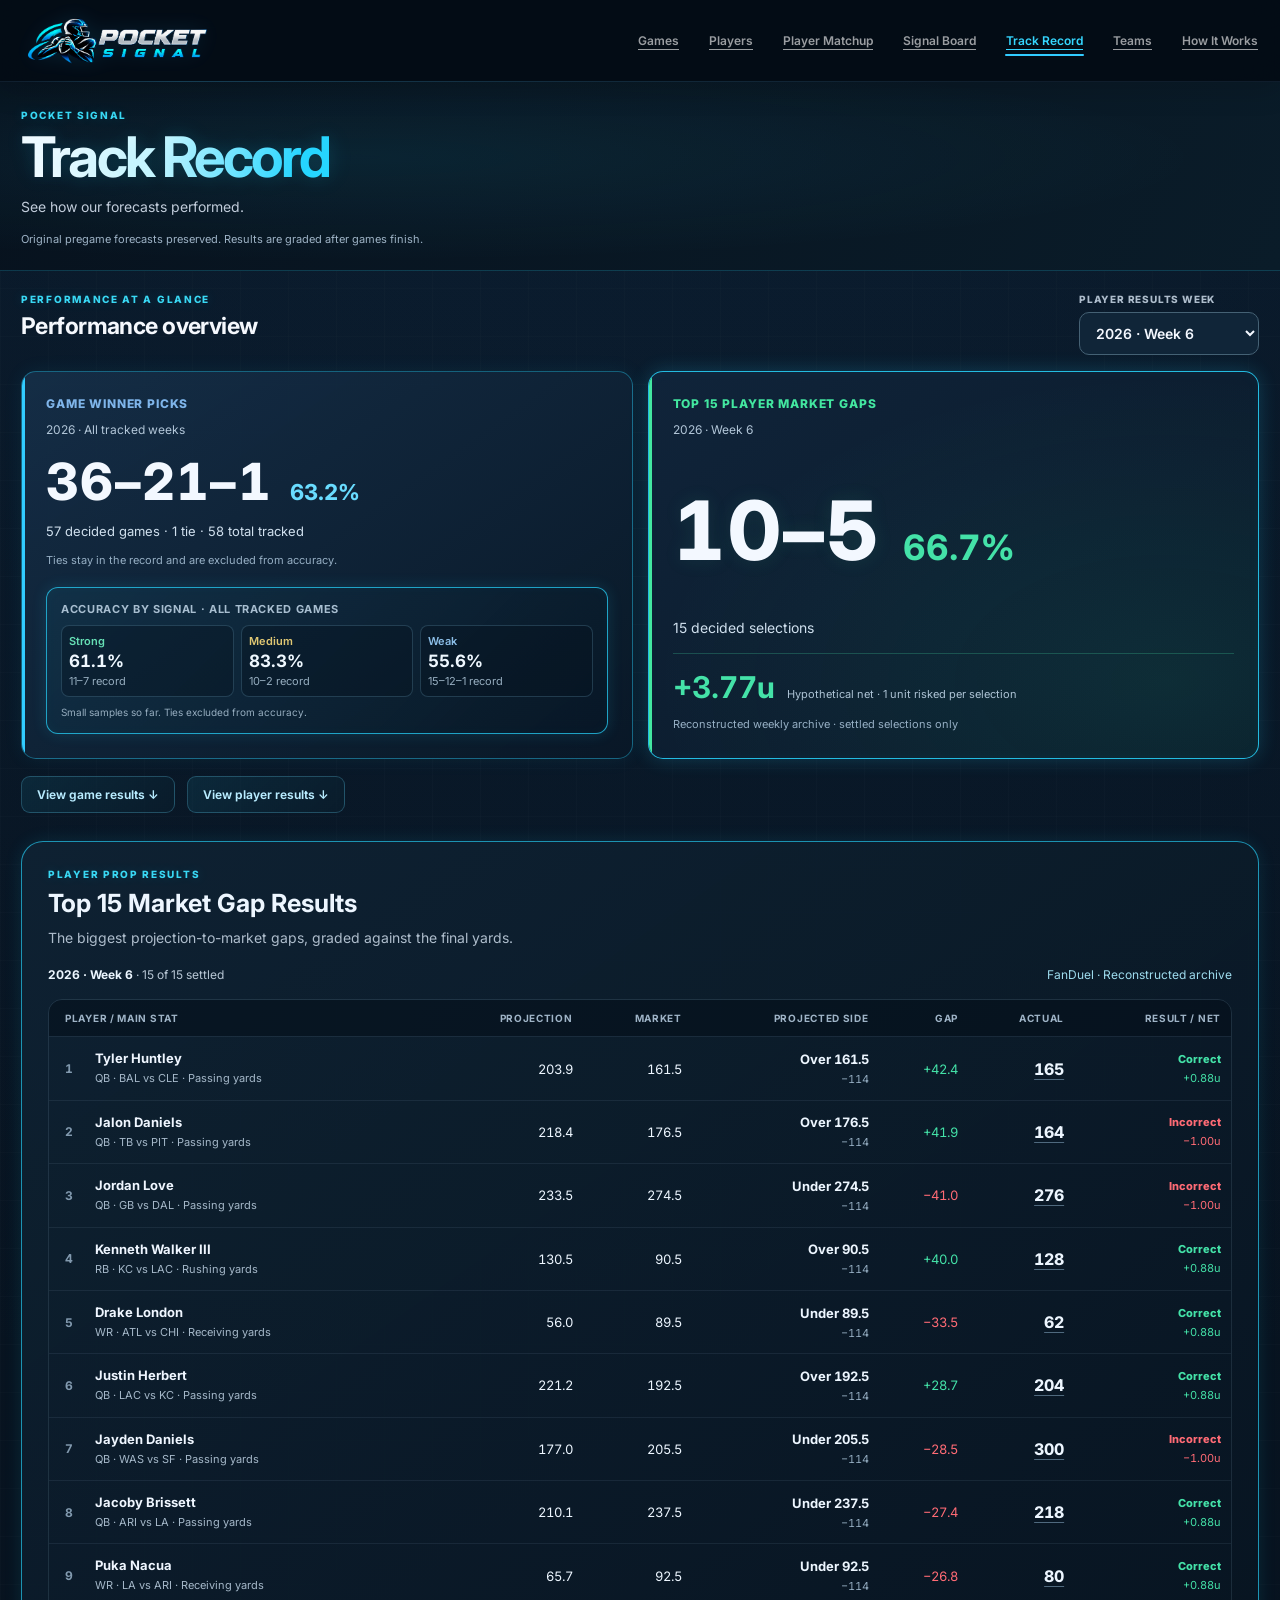
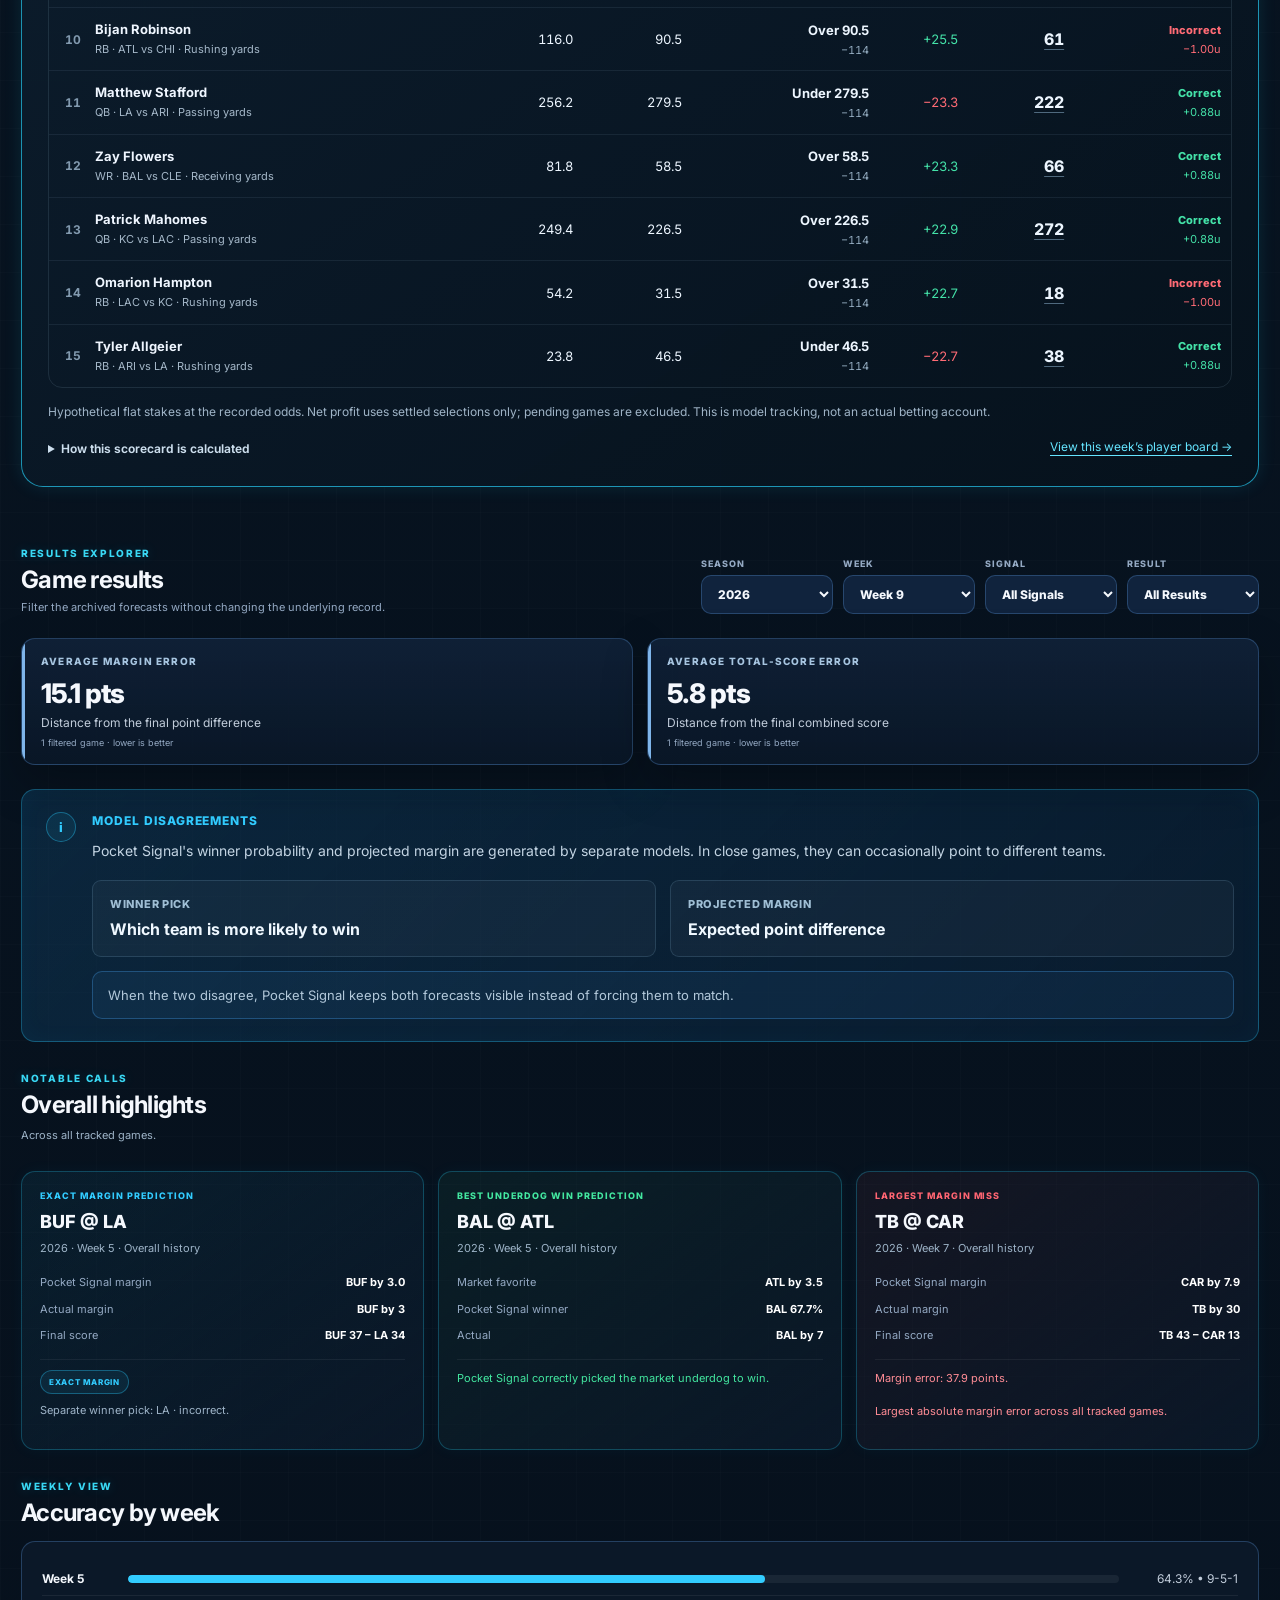
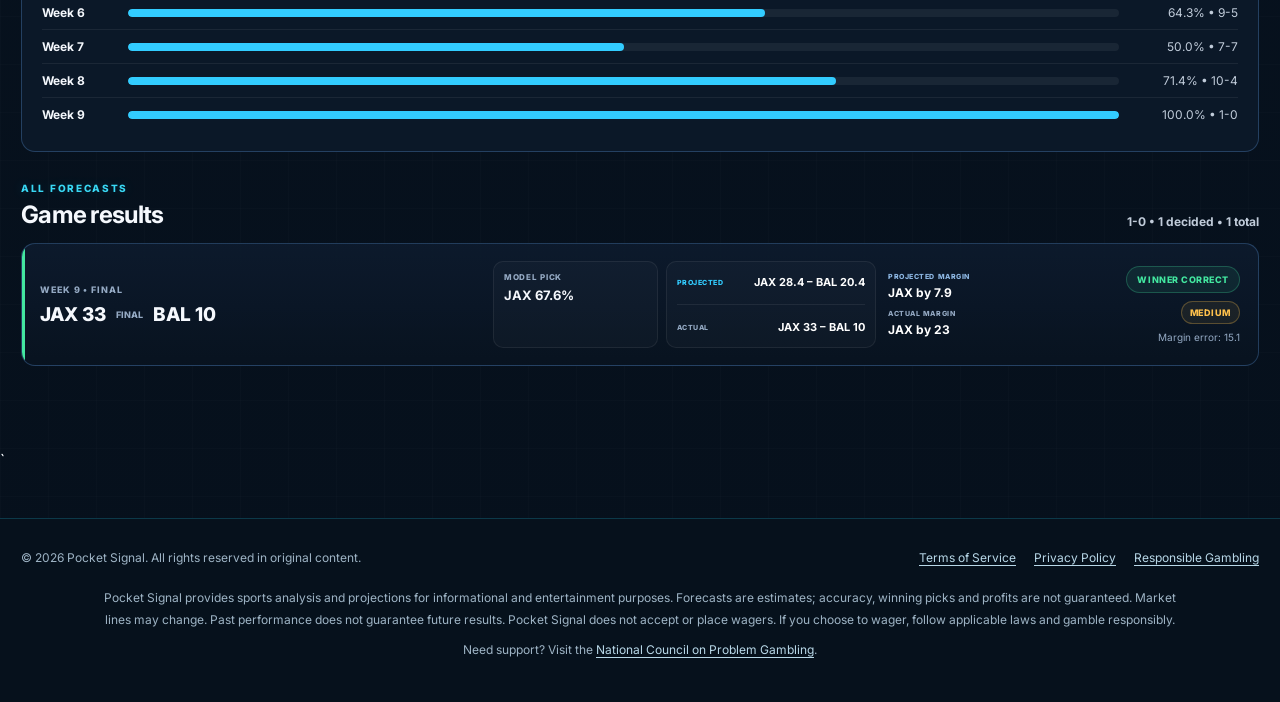
<file: results.html>
<!DOCTYPE html>
<html lang="en">

<head>
  <meta charset="UTF-8">
  <meta name="viewport" content="width=device-width, initial-scale=1.0">

  <title>Pocket Signal — Track Record</title>

  <meta
    name="description"
    content="Pocket Signal historical model results and performance."
  >

  <link rel="preconnect" href="https://fonts.googleapis.com">
  <link rel="preconnect" href="https://fonts.gstatic.com" crossorigin>

  <link
    href="https://fonts.googleapis.com/css2?family=Inter:wght@400;500;600;700;800&display=swap"
    rel="stylesheet"
  >

  <link rel="stylesheet" href="styles.css?v=14">
  <link rel="stylesheet" href="results.css?v=3">

<style id="compactSignalAccuracyStyle">
.rt-signal-mini{margin-top:16px;padding-top:13px;border-top:1px solid rgba(151,184,210,.18)}
.rt-signal-mini-title{margin:0 0 9px;color:#a8bed0;font-size:11px;font-weight:700;letter-spacing:.06em;text-transform:uppercase}
.rt-signal-mini-grid{display:grid;grid-template-columns:repeat(3,minmax(0,1fr));gap:7px}
.rt-signal-mini-item{padding:8px 7px;border:1px solid rgba(151,184,210,.16);border-radius:8px;background:rgba(5,18,31,.25);min-width:0}
.rt-signal-mini-item span{display:block;color:#bdcddb;font-size:11px;font-weight:600}
.rt-signal-mini-item strong{display:block;color:#eff8ff;font-size:17px;line-height:1.35;margin-top:2px;font-variant-numeric:tabular-nums}
.rt-signal-mini-item small{display:block;color:#96adbf;font-size:11px;margin-top:1px}
.rt-signal-mini-item[data-signal="Strong"] span{color:#66dfb5}
.rt-signal-mini-item[data-signal="Medium"] span{color:#e0c773}
.rt-signal-mini-item[data-signal="Weak"] span{color:#8cbee7}
.rt-signal-mini-note{margin:8px 0 0;color:#96adbf;font-size:10px;line-height:1.4}
</style>
</head>

<body class="results-overview-layout">

  <!-- =====================================================
       HEADER
  ====================================================== -->

  <header class="site-header">
    <div class="header-inner">

      <a
        class="brand-button"
        href="index.html"
        aria-label="Pocket Signal home"
      >
        <img
          src="assets/pocket_signal_logo_transparent.png?v=1"
          alt="Pocket Signal"
          class="brand-logo"
        >
      </a>

      <nav class="header-nav">

    <a class="nav-item" href="index.html">
        Games
    </a>

    <a class="nav-item"href="players.html">
    Players
</a>
<a class="nav-item" href="player-matchup.html">Player Matchup</a>
<a class="nav-item" href="signal-board.html">Signal Board</a>

    <a class="nav-item active" href="results.html">
        Track Record
    </a>

    <a class="nav-item" href="teams.html">
        Teams
    </a>

    <a class="nav-item" href="how-it-works.html">
        How It Works
    </a>

</nav>

<button class="mobile-menu-button"
        type="button"
        aria-label="Open navigation menu"
        aria-expanded="false">
    ☰
</button>



    </div>
  </header>


  <!-- =====================================================
       TRACK RECORD HERO
  ====================================================== -->

  <section class="results-hero"><div class="results-hero-inner"><div class="section-kicker">POCKET SIGNAL</div><h1>Track Record</h1><p>See how our forecasts performed.</p><p class="rt-history-note">Original pregame forecasts preserved. Results are graded after games finish.</p></div></section>


  <!-- =====================================================
       RESULTS
  ====================================================== -->

  <main class="page-shell results-shell">
<!-- POCKET_SIGNAL_TRACK_OVERVIEW_START -->
<section id="trackRecordOverview" aria-labelledby="trackOverviewTitle">
  <div class="rt-overview-heading"><div><div class="section-kicker">PERFORMANCE AT A GLANCE</div><h2 id="trackOverviewTitle">Performance overview</h2></div><div id="overviewPlayerWeek"><label class="pg-week-label">PLAYER RESULTS WEEK<select id="playerGapWeek" aria-label="Player market gap results week" disabled><option>Loading…</option></select></label></div></div>
  <div class="rt-overview-grid">
    <article id="overallGameCard" class="summary-card rt-game-card" aria-labelledby="overallGameTitle"><div class="summary-label" id="overallGameTitle">Game winner picks</div><p class="rt-scope" id="overallGameScope">Overall · all tracked weeks</p><div class="rt-main-line"><strong id="overallGameRecord" class="rt-record">—</strong><span id="overallGameAccuracy" class="rt-rate">—</span></div><p class="rt-card-detail" id="overallGameSample">Loading the overall record…</p><p class="rt-card-note">Ties stay in the record and are excluded from accuracy.</p>
<section class="rt-signal-mini" id="compactSignalAccuracy" aria-labelledby="compactSignalTitle">
<h3 class="rt-signal-mini-title" id="compactSignalTitle">Accuracy by signal · all tracked games</h3>
<div class="rt-signal-mini-grid">
<div class="rt-signal-mini-item" data-signal="Strong"><span>Strong</span><strong id="compactSignalStrongRate">—</strong><small id="compactSignalStrongRecord">Loading…</small></div>
<div class="rt-signal-mini-item" data-signal="Medium"><span>Medium</span><strong id="compactSignalMediumRate">—</strong><small id="compactSignalMediumRecord">Loading…</small></div>
<div class="rt-signal-mini-item" data-signal="Weak"><span>Weak</span><strong id="compactSignalWeakRate">—</strong><small id="compactSignalWeakRecord">Loading…</small></div>
</div>
<p class="rt-signal-mini-note">Small samples so far. Ties excluded from accuracy.</p>
</section>
</article>
    <article id="weeklyPlayerCard" class="summary-card rt-player-card" aria-labelledby="weeklyPlayerTitle"><div class="summary-label" id="weeklyPlayerTitle">Top 15 player market gaps</div><p class="rt-scope" id="overviewPlayerScope">Selected week</p><div class="rt-main-line"><strong id="overviewPlayerRecord" class="rt-record">—</strong><span id="overviewPlayerAccuracy" class="rt-rate">—</span></div><p class="rt-card-detail" id="overviewPlayerSample">Loading the weekly player record…</p><p class="rt-unit-line"><strong id="overviewPlayerUnits">—</strong><span>Hypothetical net · 1 unit risked per selection</span></p><p class="rt-card-note" id="overviewPlayerArchive">Pending games are excluded from accuracy and net profit.</p></article>
  </div>
  <nav class="rt-jump-links" aria-label="Explore performance results"><a href="#game-results">View game results <span aria-hidden="true">↓</span></a><a href="#player-market-gap-results">View player results <span aria-hidden="true">↓</span></a></nav>
</section>
<style id="trackOverviewStyles">
.results-overview-layout .results-hero-inner{min-height:0;display:block;padding:27px 0 22px}.results-overview-layout .results-hero h1{font-size:clamp(36px,4.5vw,56px);margin:9px 0 0}.results-overview-layout .results-hero p{margin:10px 0 0;font-size:14px}.results-overview-layout .results-hero .rt-history-note{font-size:11px;color:#9eb3c6;margin-top:12px}.results-overview-layout .results-shell{margin-top:22px}.rt-overview-heading{display:flex;justify-content:space-between;align-items:flex-start;gap:22px;margin-bottom:16px}.rt-overview-heading h2{font-size:23px;letter-spacing:-.025em;margin:7px 0 0}.rt-overview-heading .pg-week-label{min-width:180px;font-size:10px;letter-spacing:.08em}.rt-overview-grid{display:grid;grid-template-columns:repeat(2,minmax(0,1fr));gap:15px}.rt-overview-grid .summary-card{padding:24px;border-color:rgba(99,155,210,.35);min-width:0}.rt-overview-grid .rt-player-card{border-color:rgba(68,226,168,.28)}.rt-overview-grid .summary-label{font-size:12px;letter-spacing:.07em}.rt-scope{font-size:12px;color:#b2c6d8;margin:10px 0 0;line-height:1.5}.rt-main-line{display:flex;align-items:baseline;gap:18px;flex-wrap:wrap;margin-top:14px}.rt-record{font-size:clamp(36px,4vw,52px);line-height:1.1;font-weight:800;letter-spacing:-.045em;color:#f3f8ff;font-variant-numeric:tabular-nums}.rt-rate{font-size:22px;font-weight:750;color:#69dcff;font-variant-numeric:tabular-nums}.rt-player-card .rt-rate{color:#44e2a8}.rt-card-detail{font-size:13px;line-height:1.6;margin:12px 0 0;color:#d0e0ee}.rt-card-note{font-size:11px;line-height:1.6;color:#96afc4;margin:10px 0 0}.rt-unit-line{display:flex;gap:10px;align-items:baseline;flex-wrap:wrap;margin:12px 0 0}.rt-unit-line strong{font-size:21px;font-variant-numeric:tabular-nums}.rt-unit-line span{font-size:11px;color:#adc3d5;line-height:1.5}.rt-jump-links{display:flex;gap:12px;margin:17px 0 0;flex-wrap:wrap}.rt-jump-links a{border:1px solid rgba(105,220,255,.25);border-radius:9px;padding:10px 15px;background:rgba(10,31,46,.55);font-size:12px;font-weight:650;color:#b8ecff;text-decoration:none}.rt-jump-links a:hover{border-color:#69dcff;color:white}.rt-jump-links a:focus-visible,.rt-signal-details summary:focus-visible{outline:2px solid #69dcff;outline-offset:4px}.results-overview-layout .pg-summary{display:none}.results-overview-layout .pg-heading{margin-bottom:16px}.results-overview-layout .pg-heading h2{font-size:25px}.results-overview-layout #summaryCards{grid-template-columns:repeat(2,minmax(0,1fr));margin:16px 0 24px}.results-overview-layout #summaryCards .summary-card{padding:16px 19px}.results-overview-layout #summaryCards .summary-value{font-size:27px}.results-overview-layout #summaryCards .summary-card::before{background:#7fb5ea}.results-overview-layout #summaryCards .summary-label{color:#a7c5e0}.results-overview-layout #game-results{scroll-margin-top:105px}.rt-notable-period{font-size:11px;line-height:1.6;color:#9eb4c8;margin:8px 0 12px}.rt-signal-details{border:1px solid rgba(124,166,203,.22);border-radius:14px;background:rgba(12,29,44,.55);margin:32px 0;padding:17px 20px;color:#c5d8e8}.rt-signal-details>summary{font-size:14px;font-weight:650;cursor:pointer}.rt-signal-details .signal-strength-section{margin:22px 0 0}.rt-signal-details .results-section-heading h2{font-size:21px}.rt-signal-details p{font-size:12px}
@media(max-width:650px){.results-overview-layout .results-hero-inner{padding:22px 0 18px}.results-overview-layout .results-hero p{font-size:13px}.rt-overview-heading{display:block;margin-bottom:13px}.rt-overview-heading h2{font-size:20px}.rt-overview-heading .pg-week-label{margin-top:15px}.rt-overview-grid{grid-template-columns:1fr;gap:12px}.rt-overview-grid .summary-card{padding:19px}.rt-main-line{gap:16px;margin-top:11px}.rt-record{font-size:39px}.rt-rate{font-size:22px}.rt-card-detail{margin-top:9px;font-size:12px}.rt-unit-line{margin-top:9px}.rt-jump-links{gap:9px}.rt-jump-links a{flex:1;text-align:center;padding:10px 8px;white-space:nowrap}.results-overview-layout #summaryCards{gap:9px}.results-overview-layout #summaryCards .summary-card{padding:13px 11px}.results-overview-layout #summaryCards .summary-label{font-size:9px;letter-spacing:.04em}.results-overview-layout #summaryCards .summary-sub{font-size:10px}.results-overview-layout #summaryCards .summary-value{font-size:23px}.rt-signal-details{padding:16px 14px}}
</style>
<!-- POCKET_SIGNAL_TRACK_OVERVIEW_END -->


    <!-- =================================================
         SUMMARY
    ================================================== -->

    

<!-- POCKET_SIGNAL_PLAYER_GAPS_START -->
<section id="player-market-gap-results" class="pg-scorecard" aria-labelledby="playerGapTitle" data-results-path="data/api/results_prototype.json">
  <div class="pg-heading">
    <div><div class="section-kicker">PLAYER PROP RESULTS</div><h2 id="playerGapTitle">Top 15 Market Gap Results</h2><p>The biggest projection-to-market gaps, graded against the final yards.</p></div>
  </div>
  <div id="playerGapContent" aria-live="polite"><p class="pg-muted">Loading the weekly scorecard…</p></div>
</section>
<style id="playerGapStyles">
.pg-scorecard{--pg-cyan:#65e5ff;--pg-green:#44e2a8;--pg-red:#ff6b75;margin:28px 0 42px;padding:26px;border:1px solid rgba(101,229,255,.27);border-radius:22px;background:linear-gradient(145deg,rgba(15,34,51,.94),rgba(6,18,29,.98));box-shadow:0 0 28px rgba(37,191,232,.06);scroll-margin-top:110px;color:#edf6ff;min-width:0}
.pg-scorecard *{box-sizing:border-box}.pg-table caption{position:absolute;width:1px;height:1px;padding:0;margin:-1px;overflow:hidden;clip:rect(0,0,0,0);white-space:nowrap;border:0}.pg-heading{display:flex;justify-content:space-between;align-items:flex-start;gap:22px;margin-bottom:22px}.pg-heading h2{font-size:clamp(23px,3vw,30px);line-height:1.2;margin:8px 0 9px}.pg-heading p,.pg-muted{color:#aebdcc;line-height:1.6;font-size:14px;margin:0}.pg-week-label{display:grid;gap:7px;color:#aebdcc;font-size:11px;font-weight:800;letter-spacing:.1em;min-width:158px}.pg-week-label select{color:#f4f8ff;background:#102538;border:1px solid #456174;border-radius:10px;padding:11px 12px;font:600 14px Inter,system-ui,sans-serif;letter-spacing:0;min-height:43px;cursor:pointer;color-scheme:dark}.pg-week-label option{background:#102538;color:#f4f8ff}.pg-scorecard :is(a,select,summary,button):focus-visible{outline:2px solid var(--pg-cyan);outline-offset:4px}
.pg-summary{display:grid;grid-template-columns:repeat(3,minmax(0,1fr));gap:13px;margin-bottom:15px}.pg-stat{border:1px solid rgba(150,180,207,.15);background:rgba(3,15,26,.5);border-radius:14px;padding:18px 19px}.pg-stat-label{display:block;color:#aebdcc;font-size:11px;font-weight:800;letter-spacing:.08em;text-transform:uppercase}.pg-stat strong{display:block;font-size:32px;letter-spacing:-.04em;line-height:1.2;margin:8px 0 6px}.pg-stat small{display:block;color:#aebdcc;font-size:12px;line-height:1.5}.pg-positive{color:var(--pg-green)}.pg-negative{color:var(--pg-red)}.pg-neutral{color:#c6d3df}.pg-progress{display:flex;flex-wrap:wrap;justify-content:space-between;gap:8px;color:#b8c7d5;font-size:12px;line-height:1.6;margin:0 0 15px}.pg-progress strong{color:#ecf6ff}.pg-book{color:#9edcee}
.pg-table-wrap{border:1px solid rgba(150,180,207,.14);border-radius:14px;overflow:hidden}.pg-table{border-collapse:collapse;width:100%;table-layout:auto;font-size:13px}.pg-table th{color:#9fb4c7;background:rgba(2,13,22,.5);padding:12px 10px;font-size:10px;text-transform:uppercase;letter-spacing:.07em;text-align:right;white-space:nowrap}.pg-table th:first-child{text-align:left;padding-left:16px}.pg-table td{padding:13px 10px;border-top:1px solid rgba(150,180,207,.1);text-align:right;font-variant-numeric:tabular-nums;vertical-align:middle}.pg-table td:first-child{text-align:left;padding-left:16px}.pg-player{display:flex;gap:12px;align-items:center;min-width:180px}.pg-rank{color:#829aaf;min-width:18px;font-size:12px;font-weight:700}.pg-player strong{display:block;color:#eff6ff;font-size:13px}.pg-player small{display:block;color:#a5b8c9;font-size:11px;margin-top:5px;line-height:1.4}.pg-side{display:block;font-weight:700;white-space:nowrap}.pg-price{display:block;margin-top:5px;color:#91a9bd;font-size:11px}.pg-grade{display:block;font-size:11px;font-weight:800;white-space:nowrap}.pg-profit{display:block;margin-top:5px;font-size:11px;white-space:nowrap}.pg-table a{color:inherit;text-decoration:underline;text-decoration-color:#4f697e;text-underline-offset:4px}.pg-table a:hover{text-decoration-color:var(--pg-cyan)}.pg-table .pg-actual{font-size:16px;font-weight:750}.pg-unit-note{font-size:12px;color:#9fb4c7;line-height:1.6;margin:14px 0 0}.pg-foot{display:flex;justify-content:space-between;gap:18px;align-items:flex-start;flex-wrap:wrap;margin-top:18px}.pg-method{max-width:750px;color:#aebdcc;font-size:12px;line-height:1.7}.pg-method summary{color:#ccdeed;cursor:pointer;font-weight:650}.pg-method p{margin:10px 0 0}.pg-method .pg-provenance{color:#cbd9e5}.pg-board-link{font-size:12px;color:var(--pg-cyan);text-underline-offset:4px;white-space:nowrap}.pg-load-error{padding:18px;background:rgba(255,107,117,.07);border-radius:12px;font-size:14px;color:#cbd9e5;line-height:1.6}.pg-load-error button{font:inherit;border:1px solid #456174;border-radius:8px;padding:7px 13px;background:#102538;color:#f4f8ff;cursor:pointer;margin-top:10px}
@media(max-width:1000px) and (min-width:701px){.pg-scorecard{padding:20px}.pg-table th,.pg-table td{padding-left:7px;padding-right:7px}.pg-player{min-width:150px;gap:7px}.pg-player strong{font-size:12px}}
@media(max-width:700px){.pg-scorecard{padding:18px 14px;border-radius:17px;margin-top:20px}.pg-heading{display:block}.pg-week-label{display:flex;align-items:center;gap:12px;margin-top:16px}.pg-week-label select{flex:1;min-width:0}.pg-summary{gap:7px}.pg-stat{padding:12px 6px;border-radius:11px}.pg-stat strong{font-size:clamp(18px,5.7vw,24px);margin:8px 0}.pg-stat-label{font-size:9px;letter-spacing:.04em}.pg-stat small{font-size:10px}.pg-progress{display:block}.pg-progress span{display:block;margin-top:3px}.pg-table-wrap{border:0;overflow:visible}.pg-table,.pg-table tbody{display:block;width:100%}.pg-table thead{position:absolute;width:1px;height:1px;margin:-1px;overflow:hidden;clip:rect(0,0,0,0)}.pg-table tr{display:grid;grid-template-columns:repeat(3,minmax(0,1fr));gap:12px 8px;background:rgba(3,15,26,.48);border:1px solid rgba(150,180,207,.17);border-radius:13px;padding:15px 12px;margin-top:10px}.pg-table td{display:block;text-align:left!important;padding:0!important;border:0;min-width:0}.pg-table td:first-child{grid-column:1/-1;padding-bottom:9px!important;border-bottom:1px solid rgba(150,180,207,.12)}.pg-table td[data-label]::before{content:attr(data-label);display:block;color:#91a9bd;font-size:9px;letter-spacing:.04em;text-transform:uppercase;margin-bottom:6px}.pg-player{min-width:0;gap:10px}.pg-player strong{font-size:14px}.pg-player small{font-size:11px}.pg-side{font-size:12px}.pg-price,.pg-profit{font-size:10px}.pg-grade{font-size:10px}.pg-table .pg-actual{font-size:16px}.pg-foot{gap:16px}.pg-unit-note{font-size:11px}}
@media(prefers-reduced-motion:reduce){.pg-scorecard{scroll-behavior:auto}}
</style>
<script id="playerGapScript">
(() => {
  "use strict";
  const panel = document.getElementById("player-market-gap-results");
  if (!panel) return;
  const select = document.getElementById("playerGapWeek");
  const content = document.getElementById("playerGapContent");
  const esc = value => String(value ?? "").replace(/[&<>"']/g, c => ({"&":"&amp;","<":"&lt;",">":"&gt;",'"':"&quot;","'":"&#39;"})[c]);
  const finite = value => typeof value === "number" && Number.isFinite(value);
  const f1 = value => finite(value) ? value.toFixed(1) : "—";
  const signed = (value, digits = 1) => finite(value) ? `${value > 0 ? "+" : value < 0 ? "−" : ""}${Math.abs(value).toFixed(digits)}` : "—";
  const color = value => !finite(value) || value === 0 ? "pg-neutral" : value > 0 ? "pg-positive" : "pg-negative";
  const price = odds => finite(odds) && Number.isInteger(odds) && Math.abs(odds) >= 100 ? `${odds > 0 ? "+" : "−"}${Math.abs(odds)}` : "Odds unavailable";
  const profit = (pick, result) => {
    if (["push", "void"].includes(result.status)) return 0;
    if (result.status === "lost") return -1;
    if (result.status !== "won" || !finite(pick.odds) || !Number.isInteger(pick.odds) || Math.abs(pick.odds) < 100) return null;
    return pick.odds > 0 ? pick.odds / 100 : 100 / -pick.odds;
  };
  const metricLabels = {passing_yards:"Passing yards", rushing_yards:"Rushing yards", receiving_yards:"Receiving yards"};
  let weeks = [];
  function render() {
    const week = weeks[Number(select.value)];
    if (!week || !Array.isArray(week.selections) || week.selections.length !== 15) throw new Error("Incomplete weekly snapshot");
    const counts = {won:0, lost:0, push:0, void:0, pending:0, review:0};
    let total = 0, missingOdds = 0;
    const rows = week.selections.map(pick => {
      const result = week.results?.[pick.player_id] || {status:"pending", actual_yards:null};
      if (!Object.hasOwn(counts, result.status)) throw new Error("Unrecognized result");
      counts[result.status]++;
      const units = profit(pick, result);
      if (["won", "lost"].includes(result.status) && (!finite(pick.odds) || !Number.isInteger(pick.odds) || Math.abs(pick.odds) < 100)) missingOdds++;
      if (finite(units)) total += units;
      const outcome = {won:"Correct",lost:"Incorrect",push:"Push",void:"Void",pending:"Pending",review:"Needs review"}[result.status];
      const outcomeClass = result.status === "won" ? "pg-positive" : result.status === "lost" ? "pg-negative" : "pg-neutral";
      const rawSource = String(result.result_source || "");
      const source = /^https:\/\/www\.espn\.com\/nfl\/game\/_\/gameId\/\d+$/.test(rawSource) ? rawSource : "";
      const actual = finite(result.actual_yards) && !["pending","review","void"].includes(result.status) ? esc(String(result.actual_yards)) : "—";
      const actualHTML = source && actual !== "—" ? `<a href="${esc(source)}" target="_blank" rel="noopener noreferrer" aria-label="View ${esc(pick.name)} game stats">${actual}</a>` : actual;
      const unitText = ["pending","review"].includes(result.status) ? (result.status === "review" ? "Not graded" : "Awaiting final") : finite(units) ? `${signed(units,2)}u` : "Odds unavailable";
      return `<tr><td><div class="pg-player"><span class="pg-rank">${esc(pick.rank)}</span><div><strong>${esc(pick.name)}</strong><small>${esc(pick.position)} · ${esc(pick.team)} vs ${esc(pick.opponent)} · ${esc(metricLabels[pick.metric] || pick.metric)}</small></div></div></td><td data-label="Projection">${f1(pick.projection)}</td><td data-label="Market line">${f1(pick.line)}</td><td data-label="Projected side"><span class="pg-side">${pick.side === "over" ? "Over" : "Under"} ${f1(pick.line)}</span><span class="pg-price">${price(pick.odds)}</span></td><td data-label="Market gap" class="${color(pick.gap)}">${signed(pick.gap)}</td><td data-label="Actual yards" class="pg-actual">${actualHTML}</td><td data-label="Result"><span class="pg-grade ${outcomeClass}">${outcome}</span><span class="pg-profit ${finite(units) ? color(units) : "pg-neutral"}">${unitText}</span></td></tr>`;
    }).join("");
    const decided = counts.won + counts.lost;
    const settled = decided + counts.push + counts.void;
    const hitRate = decided ? `${(100*counts.won/decided).toFixed(1)}%` : "—";
    const net = missingOdds ? null : total;
    const books = [...new Set(week.selections.map(p => p.sportsbook || "Source not recorded"))].join(" · ");
    const pendingText = [counts.pending ? `${counts.pending} pending` : "",counts.review ? `${counts.review} need review` : "",counts.push ? `${counts.push} push${counts.push === 1 ? "" : "es"}` : "",counts.void ? `${counts.void} void` : ""].filter(Boolean).join(" · ");
    const reconstructed = week.archive_kind === "reconstructed";
    const provenance = reconstructed ? "Week 6 reconstructed from the saved pregame feeds and FanDuel lines entered October 16. The top 15 was assembled after play; it was not a prospectively locked test." : "The fifteen selections, projections, market lines and prices were locked before every selected game began.";
    const statusRead = `${settled} of 15 settled${pendingText ? ` · ${pendingText}` : ""}`;
    const reportTime = new Date(week.results_updated_at || week.created_at);
    const updated = Number.isNaN(reportTime.getTime()) ? "" : `Results checked ${new Intl.DateTimeFormat("en-US", {month:"short",day:"numeric",hour:"numeric",minute:"2-digit",timeZone:"America/New_York",timeZoneName:"short"}).format(reportTime)}`;
    content.innerHTML = `<div class="pg-summary"><article class="pg-stat"><span class="pg-stat-label">Correct / incorrect</span><strong>${counts.won}–${counts.lost}</strong><small>${esc(statusRead)}</small></article><article class="pg-stat"><span class="pg-stat-label">Hit rate</span><strong>${hitRate}</strong><small>${decided ? `${counts.won} of ${decided} decided selections` : "No decided selections yet"}</small></article><article class="pg-stat"><span class="pg-stat-label">Hypothetical net</span><strong class="${color(net)}">${finite(net) ? `${signed(net,2)}u` : "—"}</strong><small>${missingOdds ? "Recorded odds missing; total withheld" : "1 unit risked per selection"}</small></article></div><div class="pg-progress"><span><strong>${esc(week.season)} · Week ${esc(week.week)}</strong> · ${esc(statusRead)}</span><span class="pg-book">${esc(books)}${reconstructed ? " · Reconstructed archive" : " · Pregame snapshot"}</span></div><div class="pg-table-wrap"><table class="pg-table"><caption class="sr-only">Top fifteen players ranked by absolute primary-yards market gap, with projections, original lines and final results.</caption><thead><tr><th scope="col">Player / main stat</th><th scope="col">Projection</th><th scope="col">Market</th><th scope="col">Projected side</th><th scope="col">Gap</th><th scope="col">Actual</th><th scope="col">Result / net</th></tr></thead><tbody>${rows}</tbody></table></div><p class="pg-unit-note">Hypothetical flat stakes at the recorded odds. Net profit uses settled selections only; pending games are excluded. This is model tracking, not an actual betting account.</p><div class="pg-foot"><details class="pg-method"><summary>How this scorecard is calculated</summary><p>Ranked by the absolute difference between projection and market line across all available players. Main stat: QB passing yards, RB rushing yards, WR/TE receiving yards. Positive gap means over; negative gap means under. Equal projections and lines are excluded.</p><p>Correct means the final yards finished on the projected side of the saved line. Hit rate excludes pending games, pushes, voids and unverified stats. A win returns net profit at its recorded American odds; a loss costs 1 unit. Totals use unrounded payouts. Pushes and voids return the stake. Results use observed individual player stats, including overtime.</p><p class="pg-provenance">${esc(provenance)}</p><p>${esc(updated)}. Source: ESPN final box scores; click an actual yardage to view its game. Lines and prices are the original screenshot snapshots, not closing lines. A missing stat requires review and is never treated as zero.</p></details><a class="pg-board-link" href="players.html">View this week’s player board →</a></div>`;
    const summary = {state:"ready", season:week.season, week:week.week, counts:{...counts}, net_units:net, archive_kind:week.archive_kind};
    window.pocketSignalPlayerResultsSummary=summary;
    window.dispatchEvent(new CustomEvent("pocket-signal:player-results",{detail:summary}));

  }
  async function load() {
    select.disabled = true;
    try {
      const response = await fetch(panel.dataset.resultsPath, {cache:"no-store"});
      if (!response.ok) throw new Error("Scorecard unavailable");
      const payload = await response.json();
      weeks = Array.isArray(payload.player_market_gap_weeks) ? [...payload.player_market_gap_weeks].filter(week => week.selections?.length === 15).sort((a,b) => b.season-a.season || b.week-a.week) : [];
      if (!weeks.length) {
        select.replaceChildren(new Option("No saved weeks", ""));
        content.innerHTML = '<p class="pg-muted">Player scorecards will appear here after a weekly top 15 has been saved.</p>';
        window.pocketSignalPlayerResultsSummary={state:"empty"};window.dispatchEvent(new CustomEvent("pocket-signal:player-results",{detail:window.pocketSignalPlayerResultsSummary}));
        return;
      }
      select.replaceChildren(...weeks.map((week,index) => new Option(`${week.season} · Week ${week.week}`, String(index))));
      render();
      select.disabled = false;
    } catch (error) {
      content.innerHTML = '<div class="pg-load-error">The player scorecard could not be loaded. Your game results are shown separately.<br><button type="button" id="playerGapRetry">Try again</button></div>';
      window.pocketSignalPlayerResultsSummary={state:"error"};window.dispatchEvent(new CustomEvent("pocket-signal:player-results",{detail:window.pocketSignalPlayerResultsSummary}));
      document.getElementById("playerGapRetry").addEventListener("click", load);
    }
  }
  select.addEventListener("change", () => {try {render();} catch {load();}});
  load();
})();
</script>
<!-- POCKET_SIGNAL_PLAYER_GAPS_END -->


    <!-- =================================================
         SIGNAL PERFORMANCE
    ================================================== -->

    


    <!-- =================================================
         RESULTS EXPLORER
    ================================================== -->

    <section class="results-toolbar" id="game-results">

      <div>

        <div class="section-kicker">
          RESULTS EXPLORER
        </div>

        <h2>Game results</h2>

        <p class="results-muted">
          Filter the archived forecasts without changing the underlying record.
        </p>

      </div>


      <div class="results-filters">

        <label>
          SEASON
          <select id="seasonFilter"></select>
        </label>

        <label>
          WEEK
          <select id="weekFilter"></select>
        </label>

        <label>
          SIGNAL

          <select id="signalFilter">
            <option value="all">
              All Signals
            </option>

            <option value="Strong">
              Strong
            </option>

            <option value="Medium">
              Medium
            </option>

            <option value="Weak">
              Weak
            </option>
          </select>
        </label>

        <label>
          RESULT

          <select id="resultFilter">
            <option value="all">
              All Results
            </option>

            <option value="correct">
              Correct
            </option>

            <option value="missed">
              Missed
            </option>

            <option value="tie">
              Ties
            </option>
          </select>
        </label>

      </div>

    </section>
<section id="summaryCards" class="summary-grid" data-overview-errors="true" aria-label="Average errors for filtered game results"></section>


    <!-- =================================================
         MODEL DISAGREEMENT EXPLANATION
    ================================================== -->

    <section class="model-disagreement-box">

      <div class="model-disagreement-icon">
        i
      </div>

      <div class="model-disagreement-copy">

        <div class="model-disagreement-title">
          MODEL DISAGREEMENTS
        </div>

        <p>
          Pocket Signal's winner probability and projected margin are generated
          by separate models. In close games, they can occasionally point to
          different teams.
        </p>

        <div class="model-disagreement-grid">

          <div>
            <span>
              WINNER PICK
            </span>

            <strong>
              Which team is more likely to win
            </strong>
          </div>

          <div>
            <span>
              PROJECTED MARGIN
            </span>

            <strong>
              Expected point difference
            </strong>
          </div>

        </div>

        <p class="model-disagreement-note">
          When the two disagree, Pocket Signal keeps both forecasts visible
          instead of forcing them to match.
        </p>

      </div>

    </section>


    <!-- =================================================
         NOTABLE CALLS
    ================================================== -->

    <section class="results-section">

      <div class="results-section-heading">

        <div>

          <div class="section-kicker">
            NOTABLE CALLS
          </div>

          <h2>Overall highlights</h2><p class="rt-notable-period">Across all tracked games.</p>

        </div>

      </div>

      <div
        id="notableCalls"
        class="notable-grid"
      ></div>

    </section>


    <!-- =================================================
         WEEKLY PERFORMANCE
    ================================================== -->

    <section class="results-section">

      <div class="results-section-heading">

        <div>

          <div class="section-kicker">
            WEEKLY VIEW
          </div>

          <h2>
            Accuracy by week
          </h2>

        </div>

      </div>

      <div
        id="weeklyPerformance"
        class="weekly-chart-card"
      ></div>

    </section>


    <!-- =================================================
         GAME RESULTS
    ================================================== -->

    <section class="results-section">

      <div class="results-section-heading">

        <div>

          <div class="section-kicker">
            ALL FORECASTS
          </div>

          <h2>
            Game results
          </h2>

        </div>

        <div
          id="visibleRecord"
          class="visible-record"
        ></div>

      </div>

      <div
        id="resultsList"
        class="results-list"
      ></div>

    </section>


  <!-- POCKET_SIGNAL_SIGNAL_DETAILS_START -->

<!-- POCKET_SIGNAL_SIGNAL_DETAILS_END -->
</main>


  <!-- =====================================================
       ORIGINAL SIGNAL MODAL
  ====================================================== -->

  <div
    id="signalModal"
    class="signal-modal hidden"
    role="dialog"
    aria-modal="true"
    aria-labelledby="signalModalTitle"
  >

    <div
      class="signal-modal-backdrop"
      data-close-modal
    ></div>

    <div class="signal-modal-card">

      <button
        class="modal-close"
        type="button"
        data-close-modal
        aria-label="Close"
      >
        ×
      </button>

      <div id="signalModalContent"></div>

    </div>

  </div>


  <script src="results.js?v=2"></script>

  `<script>
    const button = document.querySelector(".mobile-menu-button");
    const nav = document.querySelector(".header-nav");

    if (button && nav) {
        button.addEventListener("click", () => {
            const isOpen = nav.classList.toggle("mobile-open");

            button.setAttribute(
                "aria-expanded",
                isOpen
            );
        });
    }
</script>
<!-- POCKET_SIGNAL_TRACK_OVERVIEW_SCRIPT_START -->
<script id="trackRecordOverviewScript">
(() => {
  "use strict";
  if (window.pocketSignalOverviewInstalled) return;
  window.pocketSignalOverviewInstalled = true;
  const text = (id, value) => {const node=document.getElementById(id);if(node)node.textContent=value;};
  const finite = value => typeof value === "number" && Number.isFinite(value);
  const formatPercent = value => finite(value) ? `${value.toFixed(1)}%` : "—";
  function updateOverall() {
    const games = typeof allGames !== "undefined" && Array.isArray(allGames) ? allGames.filter(g => g && typeof g.result==="string" && [g.away_team,g.home_team,"TIE"].includes(g.result)) : [];
    if (!games.length) {text("overallGameRecord","—");text("overallGameAccuracy","—");text("overallGameSample","No graded game results available.");return;}
    const decided=games.filter(g=>g.result!=="TIE"), wins=decided.filter(g=>g.winner_correct===true).length, ties=games.length-decided.length;
    text("overallGameRecord",`${wins}–${decided.length-wins}${ties ? `–${ties}` : ""}`);
    text("overallGameAccuracy",formatPercent(decided.length ? 100*wins/decided.length : null));
    const seasons=[...new Set(games.map(g=>g.season))].sort((a,b)=>a-b);
    text("overallGameScope",seasons.length===1 ? `${seasons[0]} · All tracked weeks` : "Overall · All tracked seasons");
    text("overallGameSample",`${decided.length} decided games${ties ? ` · ${ties} tie${ties===1 ? "" : "s"}` : ""} · ${games.length} total tracked`);
  }
  function updatePlayers(value) {
    if (!value || value.state!=="ready") {
      text("overviewPlayerRecord","—");text("overviewPlayerAccuracy","—");text("overviewPlayerUnits","—");
      text("overviewPlayerSample",value?.state==="empty" ? "No weekly player scorecards saved yet." : value?.state==="error" ? "Player results are temporarily unavailable." : "Loading the weekly player record…");
      return;
    }
    const counts=value.counts, decided=counts.won+counts.lost;
    text("overviewPlayerScope",`${value.season} · Week ${value.week}`);
    text("overviewPlayerRecord",`${counts.won}–${counts.lost}`);
    text("overviewPlayerAccuracy",formatPercent(decided ? 100*counts.won/decided : null));
    const parts=[`${decided} decided selections`];
    if(counts.pending)parts.push(`${counts.pending} pending`);
    if(counts.review)parts.push(`${counts.review} need review`);
    if(counts.push)parts.push(`${counts.push} push${counts.push===1 ? "" : "es"}`);
    if(counts.void)parts.push(`${counts.void} void`);
    text("overviewPlayerSample",parts.join(" · "));
    const units=document.getElementById("overviewPlayerUnits"), net=value.net_units;
    if(units){units.textContent=finite(net) ? `${net>0 ? "+" : net<0 ? "−" : ""}${Math.abs(net).toFixed(2)}u` : "—";units.style.color=!finite(net)||net===0 ? "#c5d8e8" : net>0 ? "#44e2a8" : "#ff6b75";}
    text("overviewPlayerArchive",!finite(net) ? "Net return unavailable: recorded odds are missing." : value.archive_kind==="reconstructed" ? "Reconstructed weekly archive · settled selections only" : "Pregame snapshot · settled selections only");
  }
  function renderErrors(games) {
    const node=document.getElementById("summaryCards");if(!node)return;
    const avg=key=>{const values=games.map(g=>g[key]).filter(finite);return values.length ? values.reduce((a,b)=>a+b,0)/values.length : null;};
    const cards=[{label:"Average margin error",value:avg("margin_error_absolute"),sub:"Distance from the final point difference"},{label:"Average total-score error",value:avg("total_error_absolute"),sub:"Distance from the final combined score"}];
    node.innerHTML=cards.map(card=>`<article class="summary-card"><div class="summary-label">${card.label}</div><div class="summary-value">${finite(card.value) ? `${card.value.toFixed(1)} pts` : "—"}</div><div class="summary-sub">${card.sub}</div><div class="summary-hint">${games.length} filtered game${games.length===1 ? "" : "s"} · lower is better</div></article>`).join("");
    updateOverall();
  }
  function renderOverallHighlights() {
    const node=document.getElementById("notableCalls");if(!node)return;
    const escape=value=>String(value ?? "").replace(/[&<>"']/g,c=>({"&":"&amp;","<":"&lt;",">":"&gt;",'"':"&quot;","'":"&#39;"})[c]);
    const games=typeof allGames!=="undefined" && Array.isArray(allGames) ? allGames.filter(g=>g && typeof g.result==="string" && [g.away_team,g.home_team,"TIE"].includes(g.result)) : [];
    if(!games.length){node.innerHTML='<div class="empty-results">No graded games available for overall highlights.</div>';return;}
    const order=(a,b)=>(a.season-b.season)||(a.week-b.week)||String(a.game_id).localeCompare(String(b.game_id));
    const margins=games.filter(g=>finite(g.margin_error_absolute));
    const closest=[...margins].sort((a,b)=>a.margin_error_absolute-b.margin_error_absolute||order(a,b))[0];
    // A correct winner can still have the largest point-margin error. Include it.
    const biggest=[...margins].sort((a,b)=>b.margin_error_absolute-a.margin_error_absolute||order(a,b))[0];
    const underdog=games.filter(g=>g.result!=="TIE" && g.winner_correct===true && g.model_winner!==g.benchmark_favorite)
      .sort((a,b)=>(finite(b.model_benchmark_gap)?b.model_benchmark_gap:0)-(finite(a.model_benchmark_gap)?a.model_benchmark_gap:0)||order(a,b))[0];
    const margin=g=>`${escape(g.margin_favorite)} by ${finite(g.projected_margin_absolute)?g.projected_margin_absolute.toFixed(1):"—"}`;
    const actual=g=>g.result==="TIE" ? "Tie" : `${escape(g.result)} by ${Math.abs(g.home_score-g.away_score)}`;
    const score=g=>`${escape(g.away_team)} ${escape(g.away_score)} – ${escape(g.home_team)} ${escape(g.home_score)}`;
    const line=(label,value)=>`<div class="notable-line"><span>${label}</span><strong>${value}</strong></div>`;
    const card=(role,g,label,body)=>`<article class="notable-card" data-notable-role="${role}" data-notable-game-id="${escape(g.game_id)}"><div class="notable-label">${label}</div><div class="notable-matchup">${escape(g.away_team)} @ ${escape(g.home_team)}</div><p class="rt-notable-period">${escape(g.season)} · Week ${escape(g.week)} · Overall history</p><div class="notable-detail">${body}</div></article>`;
    const cards=[];
    if(closest){
      const exact=closest.margin_error_absolute===0;
      const separate=closest.model_winner!==closest.margin_favorite;
      cards.push(card("closest",closest,exact?"EXACT MARGIN PREDICTION":"CLOSEST MARGIN PREDICTION",
        line("Pocket Signal margin",margin(closest))+line("Actual margin",actual(closest))+line("Final score",score(closest))+
        `<div class="notable-summary">${exact?'<span class="exact-margin-badge">EXACT MARGIN</span>':`Margin error: ${closest.margin_error_absolute.toFixed(1)} points`}${separate?`<p class="rt-notable-period">Separate winner pick: ${escape(closest.model_winner)} · ${closest.winner_correct?"correct":"incorrect"}.</p>`:""}</div>`));
    }
    if(underdog){
      const probability=finite(underdog.favorite_win_probability)?` ${underdog.favorite_win_probability.toFixed(1)}%`:"";
      cards.push(card("underdog",underdog,"BEST UNDERDOG WIN PREDICTION",
        line("Market favorite",`${escape(underdog.benchmark_favorite)} by ${finite(underdog.benchmark_margin_absolute)?underdog.benchmark_margin_absolute.toFixed(1):"—"}`)+
        line("Pocket Signal winner",escape(underdog.model_winner)+probability)+line("Actual",actual(underdog))+
        '<div class="notable-summary notable-success">Pocket Signal correctly picked the market underdog to win.</div>'));
    }
    if(biggest){
      cards.push(card("miss",biggest,"LARGEST MARGIN MISS",
        line("Pocket Signal margin",margin(biggest))+line("Actual margin",actual(biggest))+line("Final score",score(biggest))+
        `<div class="notable-summary notable-miss">Margin error: ${biggest.margin_error_absolute.toFixed(1)} points.<br><br>Largest absolute margin error across all tracked games.</div>`));
    }
    node.innerHTML=cards.join("");
  }
  window.renderNotableCalls=renderOverallHighlights;

  // Keep the existing explorer; scope overview cards and highlights to full history.
  window.renderSummary=renderErrors;
  if(typeof window.updateWeekOptions==="function") {
    const previous=window.updateWeekOptions;
    window.updateWeekOptions=function(){previous();const select=document.getElementById("weekFilter");const weeks=[...select.options].filter(o=>/^\d+$/.test(o.value)).map(o=>Number(o.value));if(weeks.length)select.value=String(Math.max(...weeks));};
  }
  window.addEventListener("pocket-signal:player-results",event=>updatePlayers(event.detail));
  updatePlayers(window.pocketSignalPlayerResultsSummary);
  updateOverall();
  // Handle a fast cached response that rendered before this final script ran.
  if(typeof allGames!=="undefined" && allGames.length && typeof window.render==="function"){window.updateWeekOptions();window.render();}
})();
</script>
<!-- POCKET_SIGNAL_TRACK_OVERVIEW_SCRIPT_END -->

<script id="compactSignalAccuracyScript">
(() => {
  "use strict";
  function renderCompactSignals() {
    const games = typeof allGames !== "undefined" && Array.isArray(allGames) ? allGames.filter(g => g && typeof g.result === "string" && [g.away_team, g.home_team, "TIE"].includes(g.result)) : [];
    for (const level of ["Strong", "Medium", "Weak"]) {
      const sample = games.filter(g => g.signal_strength === level);
      const decided = sample.filter(g => g.result !== "TIE");
      const wins = decided.filter(g => g.winner_correct === true).length;
      const ties = sample.length - decided.length;
      const rate = document.getElementById(`compactSignal${level}Rate`);
      const record = document.getElementById(`compactSignal${level}Record`);
      if (rate) rate.textContent = decided.length ? `${(100*wins/decided.length).toFixed(1)}%` : "—";
      if (record) record.textContent = sample.length ? `${wins}–${decided.length-wins}${ties ? `–${ties}` : ""} record` : "No graded games";
    }
  }
  const overall = document.getElementById("overallGameRecord");
  if (overall) new MutationObserver(renderCompactSignals).observe(overall, {childList:true, subtree:true, characterData:true});
  renderCompactSignals();
})();
</script>
<style id="psTrackFinishV2">
body.results-overview-layout .results-hero {
 background:radial-gradient(ellipse at 28% 40%,rgba(39,214,255,.17),transparent 65%),linear-gradient(115deg,#07121e,#0d2738,#07121e);
 background-size:100% 100%,200% 200%;
 animation:psTrackAmbient 16s ease-in-out infinite alternate;
 border-bottom:1px solid rgba(39,214,255,.3);
}
body.results-overview-layout .results-hero h1 {
 color:#c8f6ff;background:linear-gradient(105deg,#f4fbff 10%,#c8f6ff 45%,#27d6ff 90%);
 -webkit-background-clip:text;background-clip:text;-webkit-text-fill-color:transparent;
 width:fit-content;filter:drop-shadow(0 0 12px rgba(39,214,255,.16));
}
@keyframes psTrackAmbient {from{background-position:0 0,0% 45%}to{background-position:0 0,100% 55%}}
body.results-overview-layout #compactSignalAccuracy {
 padding:14px;border:1px solid rgba(39,214,255,.72);border-radius:12px;margin-top:17px;
 background:linear-gradient(135deg,rgba(39,214,255,.06),rgba(5,18,31,.22));
 box-shadow:0 0 15px rgba(39,214,255,.14),inset 0 0 12px rgba(39,214,255,.035);
}
body.results-overview-layout #weeklyPlayerCard {
 display:grid !important;grid-template-columns:minmax(0,1fr);
 grid-template-rows:auto auto minmax(92px,1fr) auto auto auto;
 align-content:stretch;gap:0;
 background:radial-gradient(ellipse at 85% 80%,rgba(52,231,178,.09),transparent 70%),linear-gradient(145deg,#10243a,#091827);
 border-color:rgba(68,226,168,.48);box-shadow:0 0 18px rgba(68,226,168,.07);
}
body.results-overview-layout #weeklyPlayerCard .rt-main-line {
 align-self:center;align-items:baseline;gap:22px;margin:20px 0 14px;
}
body.results-overview-layout #weeklyPlayerCard #overviewPlayerRecord {
 font-size:clamp(58px,6.4vw,82px) !important;line-height:1.05;
 letter-spacing:-.045em;text-shadow:0 0 20px rgba(68,226,168,.1);
}
body.results-overview-layout #weeklyPlayerCard #overviewPlayerAccuracy {font-size:clamp(25px,2.8vw,35px) !important}
body.results-overview-layout #weeklyPlayerCard #overviewPlayerSample {margin:0 0 14px;font-size:14px}
body.results-overview-layout #weeklyPlayerCard .rt-unit-line {
 margin:0;padding:15px 0 7px;border-top:1px solid rgba(68,226,168,.24);gap:12px;
}
body.results-overview-layout #weeklyPlayerCard #overviewPlayerUnits {font-size:30px !important}
body.results-overview-layout #weeklyPlayerCard #overviewPlayerArchive {margin:4px 0 0;line-height:1.6}
body.results-overview-layout .rt-overview-grid>.summary-card {border-radius:15px;box-shadow:0 0 20px rgba(39,214,255,.07)}
@media(max-width:650px){
 body.results-overview-layout #weeklyPlayerCard {grid-template-rows:auto auto minmax(95px,1fr) auto auto auto}
 body.results-overview-layout #weeklyPlayerCard #overviewPlayerRecord {font-size:58px !important}
 body.results-overview-layout #compactSignalAccuracy {padding:11px}
}
@media(prefers-reduced-motion:reduce){body.results-overview-layout .results-hero{animation:none}}
</style>
<style id="psTrackRefinementsV3">
/* Softer header, retaining the existing slow animation. */
body.results-overview-layout .results-hero {
 background:radial-gradient(ellipse at 28% 40%,rgba(39,214,255,.075),transparent 65%),linear-gradient(115deg,#07121e,#0a1c29,#07121e);
 background-size:100% 100%,200% 200%;
 border-bottom-color:rgba(39,214,255,.19);
}
body.results-overview-layout .results-hero h1 {filter:drop-shadow(0 0 8px rgba(39,214,255,.075))}
/* Top 15 overview card. */
body.results-overview-layout #weeklyPlayerCard {
 border:1px solid rgba(39,214,255,.85);
 box-shadow:0 0 19px rgba(39,214,255,.2),inset 0 0 13px rgba(39,214,255,.035);
}
/* Detailed Top 15 results panel. */
body.results-overview-layout #player-market-gap-results {
 border-color:rgba(39,214,255,.65);
 box-shadow:0 0 18px rgba(39,214,255,.11);
}
body.results-overview-layout .model-disagreement-box {
 padding:22px 24px;gap:16px;align-items:flex-start;
}
body.results-overview-layout .model-disagreement-copy {min-width:0;width:100%;flex:1}
body.results-overview-layout .model-disagreement-title {font-size:12px;line-height:1.5;letter-spacing:.08em}
body.results-overview-layout .model-disagreement-copy p {
 max-width:none;font-size:14px;line-height:1.7;color:#c3d4e3;margin-top:9px;
}
body.results-overview-layout .model-disagreement-grid {
 max-width:none;width:100%;margin-top:17px;gap:14px;
 grid-template-columns:repeat(2,minmax(0,1fr));
}
body.results-overview-layout .model-disagreement-grid>div {
 padding:15px 17px;background:rgba(255,255,255,.035);
 border-color:rgba(137,190,222,.18);
}
body.results-overview-layout .model-disagreement-grid span {
 font-size:11px;line-height:1.5;color:#9fbed4;letter-spacing:.065em;
}
body.results-overview-layout .model-disagreement-grid strong {
 font-size:16px;line-height:1.5;margin-top:5px;color:#eff8ff;
}
body.results-overview-layout .model-disagreement-copy .model-disagreement-note {
 font-size:13px !important;line-height:1.7;color:#b2c8da !important;
 max-width:none;width:100%;box-sizing:border-box;margin-top:14px !important;
 padding:12px 15px;
}
@media(max-width:600px){
 body.results-overview-layout .model-disagreement-box{padding:17px 15px;gap:10px}
 body.results-overview-layout .model-disagreement-grid{grid-template-columns:1fr;gap:10px}
 body.results-overview-layout .model-disagreement-copy p{font-size:13px}
 body.results-overview-layout .model-disagreement-grid strong{font-size:15px}
 body.results-overview-layout .model-disagreement-grid>div{padding:13px}
}
</style>


<style id="psPolicyStyles">
.ps-policy-footer{clear:both;margin-top:48px;padding:28px 0 32px;border-top:1px solid rgba(39,214,255,.2);background:#06111c;color:#9eb4c5;font:12px/1.8 Inter,Arial,sans-serif}
.ps-policy-footer .ps-policy-inner{width:min(1380px,calc(100% - 42px));margin:auto}
.ps-policy-top{display:flex;justify-content:space-between;align-items:center;gap:18px;flex-wrap:wrap;margin-bottom:18px}
.ps-policy-top nav{display:flex;gap:18px;flex-wrap:wrap}.ps-policy-footer a{color:#b8d8e8;text-decoration:underline;text-underline-offset:3px}.ps-policy-footer a:hover{color:#27d6ff}
.ps-policy-footer p{max-width:1100px;margin:9px auto;color:#9eb4c5;text-align:center}.ps-policy-footer a:focus-visible{outline:2px solid #27d6ff;outline-offset:4px}
.ps-legal{background:#071421;color:#d8e7f1;font:16px/1.8 Inter,Arial,sans-serif;margin:0}.ps-legal *{box-sizing:border-box}.ps-legal header{border-bottom:1px solid #244355;padding:20px max(21px,calc((100vw - 1000px)/2));background:#06101a}.ps-legal header a{color:#2bd6f5;text-decoration:none;font-weight:800}.ps-legal main{width:min(1000px,calc(100% - 42px));margin:40px auto 64px}.ps-legal h1{font-size:clamp(32px,5vw,48px);line-height:1.1;letter-spacing:-.04em;color:#e9faff}.ps-legal h2{font-size:21px;color:#bceffc;margin:32px 0 8px}.ps-legal p{margin:10px 0}.ps-legal main a{color:#59d9f2}.ps-legal .ps-date{font-size:13px;color:#96b3c8}.ps-legal .ps-notice{padding:18px 22px;border:1px solid #285368;border-radius:12px;background:#0b2233}.ps-legal .ps-jump{display:flex;gap:18px;flex-wrap:wrap;font-size:14px}
@media(max-width:650px){.ps-policy-footer .ps-policy-inner,.ps-legal main{width:calc(100% - 28px)}.ps-policy-top{align-items:flex-start;flex-direction:column}.ps-policy-top nav{gap:12px}.ps-policy-footer p{text-align:left}.ps-policy-footer{padding:24px 0}.ps-legal main{margin-top:28px}}
</style>
<!-- PS_POLICY_FOOTER_START -->
<footer class="ps-policy-footer"><div class="ps-policy-inner"><div class="ps-policy-top"><span>&copy; 2026 Pocket Signal. All rights reserved in original content.</span><nav aria-label="Site policies"><a href="terms.html">Terms of Service</a><a href="privacy.html">Privacy Policy</a><a href="responsible-gambling.html">Responsible Gambling</a></nav></div><p>Pocket Signal provides sports analysis and projections for informational and entertainment purposes. Forecasts are estimates; accuracy, winning picks and profits are not guaranteed. Market lines may change. Past performance does not guarantee future results. Pocket Signal does not accept or place wagers. If you choose to wager, follow applicable laws and gamble responsibly.</p><p>Need support? Visit the <a href="https://www.ncpgambling.org/help-treatment/" target="_blank" rel="noopener noreferrer">National Council on Problem Gambling</a>.</p></div></footer>
<!-- PS_POLICY_FOOTER_END -->
<!-- Cloudflare Web Analytics -->
<script type="module" src="https://static.cloudflareinsights.com/beacon.min.js" data-cf-beacon='{"token":"08e5044d5c61428d8db413ff5afe8c6c"}'></script>
<!-- End Cloudflare Web Analytics -->
</body>

</html>
</file>
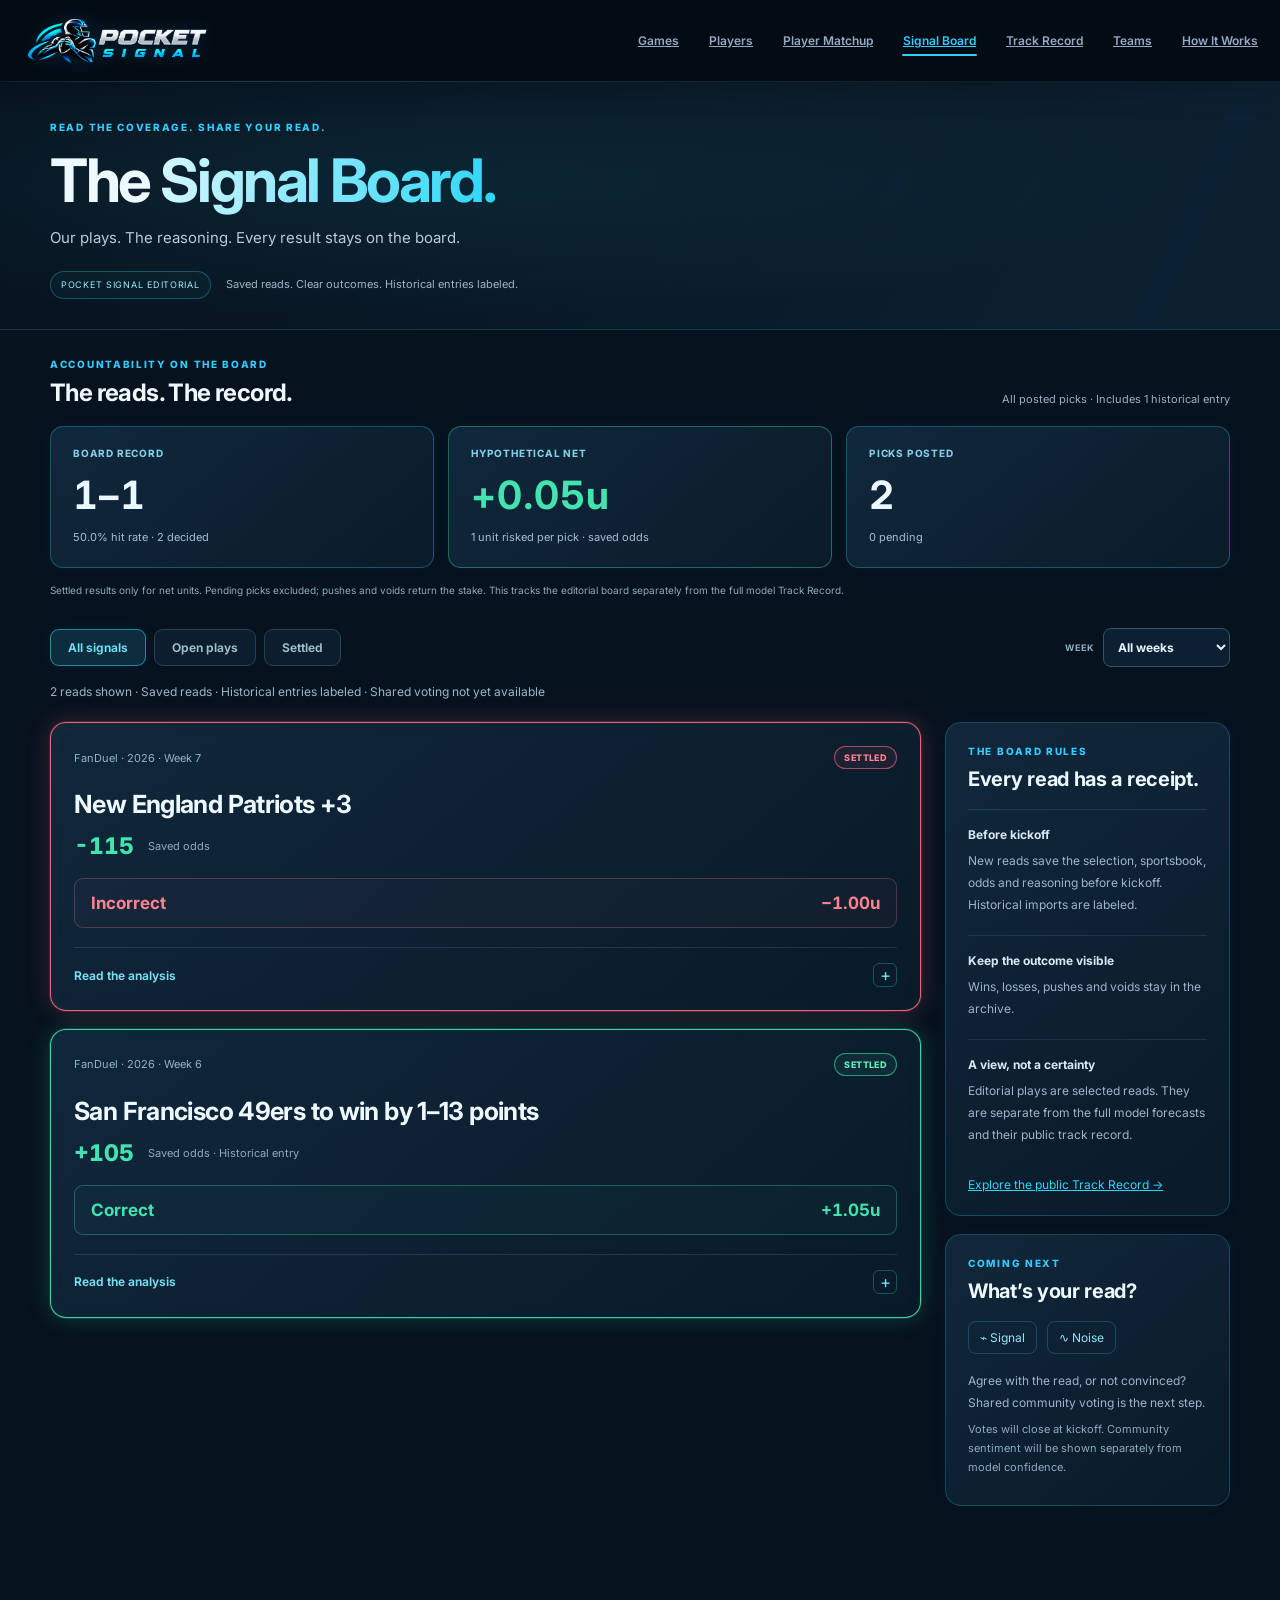
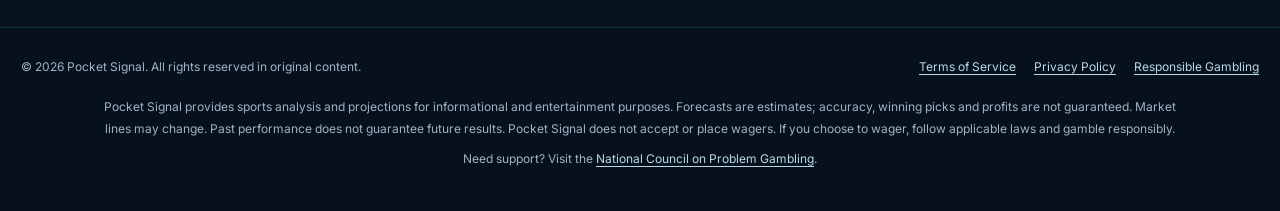
<file: signal-board.html>
<!doctype html><html lang="en"><head><meta charset="utf-8"><meta name="viewport" content="width=device-width,initial-scale=1"><title>Signal Board | Pocket Signal</title><meta name="description" content="Pocket Signal's featured reads, original market snapshots, reasoning and results."><link rel="preconnect" href="https://fonts.googleapis.com"><link rel="preconnect" href="https://fonts.gstatic.com" crossorigin><link href="https://fonts.googleapis.com/css2?family=Inter:wght@400;500;600;700;800&display=swap" rel="stylesheet"><link rel="stylesheet" href="styles.css?v=14"><link rel="stylesheet" href="signal-board.css?v=mobile-net-1"></head><body class="sb-page"><header class="site-header"><div class="header-inner"><a class="brand-button" href="index.html" aria-label="Pocket Signal home"><img class="brand-logo" src="assets/pocket_signal_logo_transparent.png?v=1" alt="Pocket Signal"></a><nav id="sbNav" class="header-nav"><a class="nav-item" href="index.html">Games</a><a class="nav-item" href="players.html">Players</a><a class="nav-item" href="player-matchup.html">Player Matchup</a><a class="nav-item active" aria-current="page" href="signal-board.html">Signal Board</a><a class="nav-item" href="results.html">Track Record</a><a class="nav-item" href="teams.html">Teams</a><a class="nav-item" href="how-it-works.html">How It Works</a></nav><button id="sbMenu" class="mobile-menu-button" aria-controls="sbNav" aria-expanded="false" aria-label="Toggle navigation">☰</button></div></header>
<section class="sb-hero"><div class="sb-shell"><div class="section-kicker">READ THE COVERAGE. SHARE YOUR READ.</div><h1>The <span>Signal Board.</span></h1><p>Our plays. The reasoning. Every result stays on the board.</p><div class="sb-hero-foot"><span class="sb-tag">POCKET SIGNAL EDITORIAL</span><span>Saved reads. Clear outcomes. Historical entries labeled.</span></div></div></section>
<main class="sb-shell sb-main">
<section class="sb-board-summary" aria-labelledby="sbBoardSummaryTitle">
 <div class="sb-summary-heading"><div><div class="section-kicker">ACCOUNTABILITY ON THE BOARD</div><h2 id="sbBoardSummaryTitle">The reads. The record.</h2></div><p id="sbBoardScope">All posted picks</p></div>
 <div class="sb-summary-grid">
  <article><span>BOARD RECORD</span><strong id="sbBoardRecord">—</strong><small id="sbBoardRecordNote">Loading saved results…</small></article>
  <article class="sb-unit-card"><span>HYPOTHETICAL NET</span><strong id="sbBoardUnits">—</strong><small>1 unit risked per pick · saved odds</small></article>
  <article><span>PICKS POSTED</span><strong id="sbBoardCount">—</strong><small id="sbBoardCountNote">Loading the archive…</small></article>
 </div><p class="sb-summary-note">Settled results only for net units. Pending picks excluded; pushes and voids return the stake. This tracks the editorial board separately from the full model Track Record.</p>
</section>
<div class="sb-toolbar"><div class="sb-filters" role="group" aria-label="Filter posts"><button class="active" data-filter="all" aria-pressed="true">All signals</button><button data-filter="open" aria-pressed="false">Open plays</button><button data-filter="settled" aria-pressed="false">Settled</button></div><label class="sb-week-label" for="sbWeek">WEEK<select id="sbWeek"><option value="all">All weeks</option></select></label></div><p class="sb-feed-status" id="sbFeedStatus" role="status">Loading saved reads…</p><div class="sb-layout"><section id="sbPosts" aria-label="Pocket Signal posts"></section><aside><section class="sb-side-card"><div class="section-kicker">THE BOARD RULES</div><h2>Every read has a receipt.</h2><div class="sb-rule"><strong>Before kickoff</strong><p>New reads save the selection, sportsbook, odds and reasoning before kickoff. Historical imports are labeled.</p></div><div class="sb-rule"><strong>Keep the outcome visible</strong><p>Wins, losses, pushes and voids stay in the archive.</p></div><div class="sb-rule"><strong>A view, not a certainty</strong><p>Editorial plays are selected reads. They are separate from the full model forecasts and their public track record.</p></div><a href="results.html">Explore the public Track Record →</a></section><section class="sb-side-card sb-community"><div class="section-kicker">COMING NEXT</div><h2>What’s your read?</h2><div class="sb-reaction-names"><span>⌁ Signal</span><span>∿ Noise</span></div><p>Agree with the read, or not convinced? Shared community voting is the next step.</p><p class="sb-small">Votes will close at kickoff. Community sentiment will be shown separately from model confidence.</p></section></aside></div></main><script src="signal-board.js?v=compact-2"></script>
<style id="psPolicyStyles">
.ps-policy-footer{clear:both;margin-top:48px;padding:28px 0 32px;border-top:1px solid rgba(39,214,255,.2);background:#06111c;color:#9eb4c5;font:12px/1.8 Inter,Arial,sans-serif}
.ps-policy-footer .ps-policy-inner{width:min(1380px,calc(100% - 42px));margin:auto}
.ps-policy-top{display:flex;justify-content:space-between;align-items:center;gap:18px;flex-wrap:wrap;margin-bottom:18px}
.ps-policy-top nav{display:flex;gap:18px;flex-wrap:wrap}.ps-policy-footer a{color:#b8d8e8;text-decoration:underline;text-underline-offset:3px}.ps-policy-footer a:hover{color:#27d6ff}
.ps-policy-footer p{max-width:1100px;margin:9px auto;color:#9eb4c5;text-align:center}.ps-policy-footer a:focus-visible{outline:2px solid #27d6ff;outline-offset:4px}
.ps-legal{background:#071421;color:#d8e7f1;font:16px/1.8 Inter,Arial,sans-serif;margin:0}.ps-legal *{box-sizing:border-box}.ps-legal header{border-bottom:1px solid #244355;padding:20px max(21px,calc((100vw - 1000px)/2));background:#06101a}.ps-legal header a{color:#2bd6f5;text-decoration:none;font-weight:800}.ps-legal main{width:min(1000px,calc(100% - 42px));margin:40px auto 64px}.ps-legal h1{font-size:clamp(32px,5vw,48px);line-height:1.1;letter-spacing:-.04em;color:#e9faff}.ps-legal h2{font-size:21px;color:#bceffc;margin:32px 0 8px}.ps-legal p{margin:10px 0}.ps-legal main a{color:#59d9f2}.ps-legal .ps-date{font-size:13px;color:#96b3c8}.ps-legal .ps-notice{padding:18px 22px;border:1px solid #285368;border-radius:12px;background:#0b2233}.ps-legal .ps-jump{display:flex;gap:18px;flex-wrap:wrap;font-size:14px}
@media(max-width:650px){.ps-policy-footer .ps-policy-inner,.ps-legal main{width:calc(100% - 28px)}.ps-policy-top{align-items:flex-start;flex-direction:column}.ps-policy-top nav{gap:12px}.ps-policy-footer p{text-align:left}.ps-policy-footer{padding:24px 0}.ps-legal main{margin-top:28px}}
</style>
<!-- PS_POLICY_FOOTER_START -->
<footer class="ps-policy-footer"><div class="ps-policy-inner"><div class="ps-policy-top"><span>&copy; 2026 Pocket Signal. All rights reserved in original content.</span><nav aria-label="Site policies"><a href="terms.html">Terms of Service</a><a href="privacy.html">Privacy Policy</a><a href="responsible-gambling.html">Responsible Gambling</a></nav></div><p>Pocket Signal provides sports analysis and projections for informational and entertainment purposes. Forecasts are estimates; accuracy, winning picks and profits are not guaranteed. Market lines may change. Past performance does not guarantee future results. Pocket Signal does not accept or place wagers. If you choose to wager, follow applicable laws and gamble responsibly.</p><p>Need support? Visit the <a href="https://www.ncpgambling.org/help-treatment/" target="_blank" rel="noopener noreferrer">National Council on Problem Gambling</a>.</p></div></footer>
<!-- PS_POLICY_FOOTER_END -->
<!-- Cloudflare Web Analytics -->
<script type="module" src="https://static.cloudflareinsights.com/beacon.min.js" data-cf-beacon='{"token":"08e5044d5c61428d8db413ff5afe8c6c"}'></script>
<!-- End Cloudflare Web Analytics -->
</body></html>
</file>
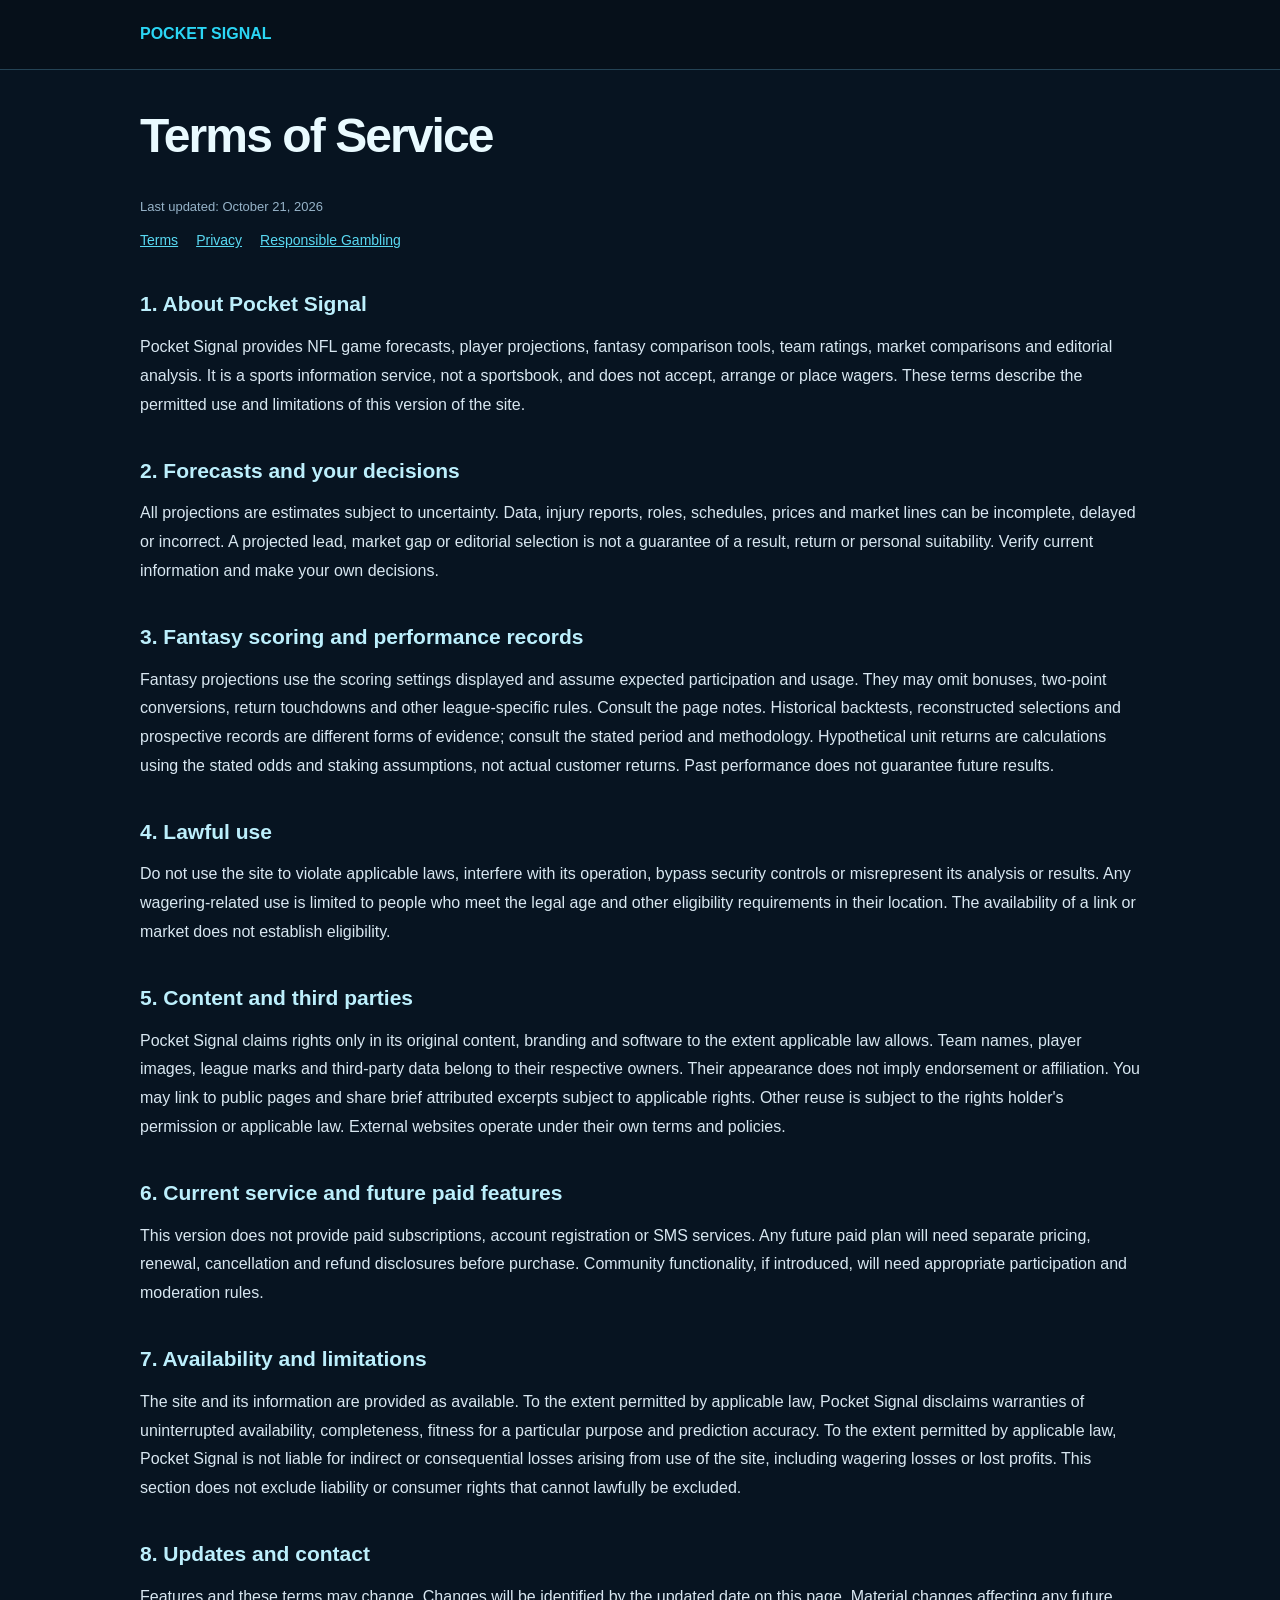
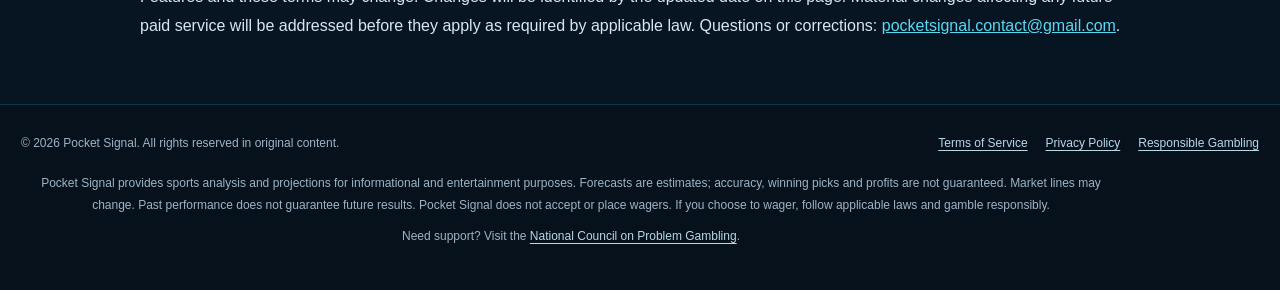
<file: terms.html>
<!doctype html><html lang="en"><head><meta charset="utf-8"><meta name="viewport" content="width=device-width,initial-scale=1"><title>Terms of Service | Pocket Signal</title>
<style id="psPolicyStyles">
.ps-policy-footer{clear:both;margin-top:48px;padding:28px 0 32px;border-top:1px solid rgba(39,214,255,.2);background:#06111c;color:#9eb4c5;font:12px/1.8 Inter,Arial,sans-serif}
.ps-policy-footer .ps-policy-inner{width:min(1380px,calc(100% - 42px));margin:auto}
.ps-policy-top{display:flex;justify-content:space-between;align-items:center;gap:18px;flex-wrap:wrap;margin-bottom:18px}
.ps-policy-top nav{display:flex;gap:18px;flex-wrap:wrap}.ps-policy-footer a{color:#b8d8e8;text-decoration:underline;text-underline-offset:3px}.ps-policy-footer a:hover{color:#27d6ff}
.ps-policy-footer p{max-width:1100px;margin:9px auto;color:#9eb4c5;text-align:center}.ps-policy-footer a:focus-visible{outline:2px solid #27d6ff;outline-offset:4px}
.ps-legal{background:#071421;color:#d8e7f1;font:16px/1.8 Inter,Arial,sans-serif;margin:0}.ps-legal *{box-sizing:border-box}.ps-legal header{border-bottom:1px solid #244355;padding:20px max(21px,calc((100vw - 1000px)/2));background:#06101a}.ps-legal header a{color:#2bd6f5;text-decoration:none;font-weight:800}.ps-legal main{width:min(1000px,calc(100% - 42px));margin:40px auto 64px}.ps-legal h1{font-size:clamp(32px,5vw,48px);line-height:1.1;letter-spacing:-.04em;color:#e9faff}.ps-legal h2{font-size:21px;color:#bceffc;margin:32px 0 8px}.ps-legal p{margin:10px 0}.ps-legal main a{color:#59d9f2}.ps-legal .ps-date{font-size:13px;color:#96b3c8}.ps-legal .ps-notice{padding:18px 22px;border:1px solid #285368;border-radius:12px;background:#0b2233}.ps-legal .ps-jump{display:flex;gap:18px;flex-wrap:wrap;font-size:14px}
@media(max-width:650px){.ps-policy-footer .ps-policy-inner,.ps-legal main{width:calc(100% - 28px)}.ps-policy-top{align-items:flex-start;flex-direction:column}.ps-policy-top nav{gap:12px}.ps-policy-footer p{text-align:left}.ps-policy-footer{padding:24px 0}.ps-legal main{margin-top:28px}}
</style>
</head><body class="ps-legal"><header><a href="index.html">POCKET SIGNAL</a></header><main><h1>Terms of Service</h1><p class="ps-date">Last updated: October 21, 2026</p><nav class="ps-jump" aria-label="Policies"><a href="terms.html">Terms</a><a href="privacy.html">Privacy</a><a href="responsible-gambling.html">Responsible Gambling</a></nav><section><h2>1. About Pocket Signal</h2><p>Pocket Signal provides NFL game forecasts, player projections, fantasy comparison tools, team ratings, market comparisons and editorial analysis. It is a sports information service, not a sportsbook, and does not accept, arrange or place wagers. These terms describe the permitted use and limitations of this version of the site.</p></section><section><h2>2. Forecasts and your decisions</h2><p>All projections are estimates subject to uncertainty. Data, injury reports, roles, schedules, prices and market lines can be incomplete, delayed or incorrect. A projected lead, market gap or editorial selection is not a guarantee of a result, return or personal suitability. Verify current information and make your own decisions.</p></section><section><h2>3. Fantasy scoring and performance records</h2><p>Fantasy projections use the scoring settings displayed and assume expected participation and usage. They may omit bonuses, two-point conversions, return touchdowns and other league-specific rules. Consult the page notes. Historical backtests, reconstructed selections and prospective records are different forms of evidence; consult the stated period and methodology. Hypothetical unit returns are calculations using the stated odds and staking assumptions, not actual customer returns. Past performance does not guarantee future results.</p></section><section><h2>4. Lawful use</h2><p>Do not use the site to violate applicable laws, interfere with its operation, bypass security controls or misrepresent its analysis or results. Any wagering-related use is limited to people who meet the legal age and other eligibility requirements in their location. The availability of a link or market does not establish eligibility.</p></section><section><h2>5. Content and third parties</h2><p>Pocket Signal claims rights only in its original content, branding and software to the extent applicable law allows. Team names, player images, league marks and third-party data belong to their respective owners. Their appearance does not imply endorsement or affiliation. You may link to public pages and share brief attributed excerpts subject to applicable rights. Other reuse is subject to the rights holder's permission or applicable law. External websites operate under their own terms and policies.</p></section><section><h2>6. Current service and future paid features</h2><p>This version does not provide paid subscriptions, account registration or SMS services. Any future paid plan will need separate pricing, renewal, cancellation and refund disclosures before purchase. Community functionality, if introduced, will need appropriate participation and moderation rules.</p></section><section><h2>7. Availability and limitations</h2><p>The site and its information are provided as available. To the extent permitted by applicable law, Pocket Signal disclaims warranties of uninterrupted availability, completeness, fitness for a particular purpose and prediction accuracy. To the extent permitted by applicable law, Pocket Signal is not liable for indirect or consequential losses arising from use of the site, including wagering losses or lost profits. This section does not exclude liability or consumer rights that cannot lawfully be excluded.</p></section><section><h2>8. Updates and contact</h2><p>Features and these terms may change. Changes will be identified by the updated date on this page. Material changes affecting any future paid service will be addressed before they apply as required by applicable law. Questions or corrections: <a href="mailto:pocketsignal.contact@gmail.com">pocketsignal.contact@gmail.com</a>.</p></section></main><!-- PS_POLICY_FOOTER_START -->
<footer class="ps-policy-footer"><div class="ps-policy-inner"><div class="ps-policy-top"><span>&copy; 2026 Pocket Signal. All rights reserved in original content.</span><nav aria-label="Site policies"><a href="terms.html">Terms of Service</a><a href="privacy.html">Privacy Policy</a><a href="responsible-gambling.html">Responsible Gambling</a></nav></div><p>Pocket Signal provides sports analysis and projections for informational and entertainment purposes. Forecasts are estimates; accuracy, winning picks and profits are not guaranteed. Market lines may change. Past performance does not guarantee future results. Pocket Signal does not accept or place wagers. If you choose to wager, follow applicable laws and gamble responsibly.</p><p>Need support? Visit the <a href="https://www.ncpgambling.org/help-treatment/" target="_blank" rel="noopener noreferrer">National Council on Problem Gambling</a>.</p></div></footer>
<!-- PS_POLICY_FOOTER_END --><!-- Cloudflare Web Analytics -->
<script type="module" src="https://static.cloudflareinsights.com/beacon.min.js" data-cf-beacon='{"token":"08e5044d5c61428d8db413ff5afe8c6c"}'></script>
<!-- End Cloudflare Web Analytics -->
</body></html>
</file>
<file: styles.css>
:root {
    --bg: #07111f;
    --bg-deep: #040b14;

    --panel: #10233d;
    --panel-dark: #0a192d;

    --border: rgba(78, 128, 190, 0.38);
    --border-soft: rgba(255, 255, 255, 0.065);

    --text: #f5f8fd;
    --muted: #94a9c3;
    --muted-light: #c1ccda;

    --cyan: #32ccff;
    --cyan-bright: #5bdcff;

    --green: #43e7a0;
    --yellow: #ffd957;
    --orange: #ffad5c;
    --red: #ff6572;

    --shadow:
        0 18px 45px
        rgba(0, 0, 0, 0.25);
}


/* ============================================================
   RESET
============================================================ */

* {
    box-sizing: border-box;
    margin: 0;
    padding: 0;
}

html {
    scroll-behavior: smooth;
}

body {
    min-height: 100vh;

    font-family:
        "Inter",
        -apple-system,
        BlinkMacSystemFont,
        "Segoe UI",
        sans-serif;

    color: var(--text);

    background:
        linear-gradient(
            rgba(255,255,255,0.012) 1px,
            transparent 1px
        ),
        linear-gradient(
            90deg,
            rgba(255,255,255,0.012) 1px,
            transparent 1px
        ),
        radial-gradient(
            circle at 50% -8%,
            rgba(33, 88, 147, 0.16),
            transparent 42%
        ),
        linear-gradient(
            180deg,
            #081522 0%,
            #06101c 100%
        );

    background-size:
        48px 48px,
        48px 48px,
        auto,
        auto;

    overflow-x: hidden;
}

.hidden {
    display: none !important;
}


/* ============================================================
   HEADER
============================================================ */

.site-header {
    position: sticky;
    top: 0;

    z-index: 500;

    height: 82px;

    background:
        rgba(
            4,
            11,
            20,
            0.93
        );

    backdrop-filter: blur(16px);

    border-bottom:
        1px solid
        rgba(84, 137, 187, 0.14);

    box-shadow:
        0 8px 28px
        rgba(0, 0, 0, 0.15);
}

.site-header::after {
    content: "";

    position: absolute;

    left: 0;
    right: 0;
    bottom: -1px;

    height: 1px;

    pointer-events: none;

    background:
        linear-gradient(
            90deg,
            transparent 0%,
            rgba(50, 204, 255, 0.18) 14%,
            rgba(50, 204, 255, 0.07) 46%,
            transparent 82%
        );
}

.header-inner {
    width:
        min(
            1380px,
            calc(100% - 42px)
        );

    height: 100%;

    margin: 0 auto;

    display: flex;
    align-items: center;
    justify-content: space-between;

    gap: 30px;
}


/* ============================================================
   LOGO
============================================================ */

.brand-button {
    height: 100%;

    display: flex;
    align-items: center;

    border: none;

    padding: 0;

    background: transparent;

    cursor: pointer;
}

.brand-logo {
    display: block;

    width: auto;
    height: 64px;

    object-fit: contain;

    opacity: 0.99;

    filter:
        drop-shadow(
            0 0 11px
            rgba(50, 204, 255, 0.12)
        );

    transition:
        transform 0.18s ease,
        filter 0.18s ease;
}

.brand-button:hover
.brand-logo {
    transform:
        translateY(-1px)
        scale(1.015);

    filter:
        drop-shadow(
            0 0 16px
            rgba(50, 204, 255, 0.20)
        );
}


/* ============================================================
   NAV
============================================================ */

.header-nav {
    display: flex;
    align-items: center;

    gap: 28px;
}

.nav-item {
    position: relative;

    border: none;

    padding:
        10px
        1px;

    background: transparent;

    color: var(--muted);

    font-family: inherit;

    font-size: 12px;
    font-weight: 600;

    cursor: pointer;
}

.nav-item.active {
    color: var(--cyan);
}

.nav-item.active::after {
    content: "";

    position: absolute;

    left: 0;
    right: 0;

    bottom: 2px;

    height: 2px;

    border-radius: 999px;

    background: var(--cyan);
}

.nav-item.disabled {
    opacity: 0.40;

    cursor: default;
}


/* ============================================================
   HERO
============================================================ */

.hero {
    position: relative;

    height: 365px;

    overflow: hidden;

    background: var(--bg-deep);

    border-bottom:
        1px solid
        rgba(50, 204, 255, 0.13);
}

.hero-video-background {
    position: absolute;

    inset: 0;

    width: 100%;
    height: 100%;

    object-fit: cover;

    object-position:
        center
        30%;

    filter:
        brightness(0.72)
        contrast(1.03)
        saturate(0.96);

    transform:
        scale(1.01);
}

.hero-overlay {
    position: absolute;

    inset: 0;

    background:
        linear-gradient(
            90deg,

            rgba(4, 10, 18, 0.94)
            0%,

            rgba(4, 10, 18, 0.84)
            21%,

            rgba(4, 10, 18, 0.58)
            42%,

            rgba(4, 10, 18, 0.24)
            64%,

            rgba(4, 10, 18, 0.30)
            79%,

            rgba(4, 10, 18, 0.58)
            100%
        );
}

.hero-inner {
    position: relative;

    z-index: 2;

    width:
        min(
            1380px,
            calc(100% - 42px)
        );

    height: 100%;

    margin: 0 auto;

    display: flex;
    align-items: center;
}

.hero-copy {
    max-width: 700px;
}

.hero-kicker,
.section-kicker {
    color: var(--cyan);

    font-size: 10px;
    font-weight: 800;

    letter-spacing: 0.17em;

    text-transform: uppercase;
}

.hero-copy h1 {
    margin-top: 12px;

    font-size:
        clamp(
            52px,
            4.7vw,
            73px
        );

    line-height: 0.96;

    letter-spacing: -0.055em;

    font-weight: 800;
}

.hero-copy h1 span {
    display: block;

    color: #d0dae6;
}

.hero-copy p {
    max-width: 510px;

    margin-top: 17px;

    color: #b7c5d7;

    font-size: 14px;

    line-height: 1.5;
}


/* ============================================================
   DETAIL MODE
============================================================ */

body.detail-mode .hero {
    display: none;
}

body.detail-mode #gameView {
    animation:
        detailEnter
        0.32s
        ease
        both;
}

@keyframes detailEnter {

    from {
        opacity: 0;

        transform:
            translateY(14px);
    }

    to {
        opacity: 1;

        transform:
            translateY(0);
    }

}


/* ============================================================
   PAGE
============================================================ */

.page-shell {
    width:
        min(
            1380px,
            calc(100% - 42px)
        );

    margin:
        29px
        auto
        84px;
}


/* ============================================================
   GAMES TOOLBAR
============================================================ */

.games-toolbar {
    display: flex;

    align-items: flex-end;
    justify-content: space-between;

    gap: 28px;

    margin-bottom: 18px;
}

.games-toolbar h2 {
    margin-top: 7px;

    font-size: 31px;

    line-height: 1;

    letter-spacing: -0.04em;
}

.toolbar-description {
    margin-top: 7px;

    color: #9aafc8;

    font-size: 11px;
}

.toolbar-right {
    display: flex;

    align-items: flex-end;

    gap: 10px;
}


/* ============================================================
   SORT
============================================================ */

.sort-control {
    position: relative;
}

.sort-control label {
    display: block;

    margin-bottom: 6px;

    color: var(--muted);

    font-size: 8px;
    font-weight: 800;

    letter-spacing: 0.11em;
}

.custom-sort {
    position: relative;

    width: 280px;

    z-index: 200;
}

.custom-sort-button {
    width: 100%;

    height: 45px;

    padding:
        0
        15px;

    display: flex;

    align-items: center;
    justify-content: space-between;

    border:
        1px solid
        rgba(91, 141, 196, 0.37);

    border-radius: 10px;

    background:
        linear-gradient(
            180deg,
            #142841,
            #102137
        );

    color: white;

    font-family: inherit;

    font-size: 12px;
    font-weight: 650;

    cursor: pointer;
}

.custom-sort-button:hover {
    border-color:
        rgba(50, 204, 255, 0.50);
}

.sort-chevron {
    color: var(--muted);

    transition:
        transform
        0.18s ease;
}

.custom-sort.open
.sort-chevron {
    transform:
        rotate(180deg);
}

.custom-sort-menu {
    position: absolute;

    display: none;

    top:
        calc(100% + 6px);

    right: 0;

    width: 100%;

    overflow: hidden;

    border:
        1px solid
        rgba(255, 255, 255, 0.10);

    border-radius: 11px;

    background: #142740;

    box-shadow:
        0 20px 50px
        rgba(0, 0, 0, 0.50);
}

.custom-sort.open
.custom-sort-menu {
    display: block;
}

.custom-sort-option {
    width: 100%;

    padding:
        14px
        15px;

    border: none;

    background: transparent;

    color: #e0e7ef;

    text-align: left;

    font-family: inherit;

    font-size: 12px;

    cursor: pointer;
}

.custom-sort-option:hover,
.custom-sort-option.active {
    color: var(--cyan);

    background:
        rgba(50, 204, 255, 0.08);
}


/* ============================================================
   SEASON
============================================================ */

.season-display {
    height: 45px;

    min-width: 115px;

    padding:
        0
        14px;

    display: flex;

    align-items: center;
    justify-content: center;

    gap: 7px;

    border:
        1px solid
        rgba(91, 141, 196, 0.37);

    border-radius: 10px;

    background:
        linear-gradient(
            180deg,
            #142841,
            #102137
        );

    color: var(--muted);

    font-size: 10px;
}

.season-display strong {
    color: white;

    font-size: 11px;
}


/* ============================================================
   GAME GRID
============================================================ */

.games-grid {
    display: grid;

    grid-template-columns:
        repeat(
            3,
            minmax(0, 1fr)
        );

    gap: 18px;
}


/* ============================================================
   GAME CARD
============================================================ */

.game-card {
    position: relative;

    min-height: 260px;

    padding:
        20px
        22px
        18px;

    display: flex;

    flex-direction: column;

    overflow: visible;

    border:
        1px solid
        rgba(79, 132, 200, 0.40);

    border-radius: 20px;

    background:
        radial-gradient(
            circle at 50% 5%,
            rgba(57, 129, 230, 0.16),
            transparent 57%
        ),
        linear-gradient(
            145deg,
            #162b49,
            #0c1c32
        );

    box-shadow:
        inset
        0
        1px
        0
        rgba(255, 255, 255, 0.03),

        0
        14px
        34px
        rgba(0, 0, 0, 0.26),

        0
        0
        22px
        rgba(40, 134, 235, 0.07);

    cursor: pointer;

    transition:
        transform
        0.18s ease,
        border-color
        0.18s ease,
        box-shadow
        0.18s ease,
        background
        0.18s ease;
}


/* ambient card glow */

.game-card::before {
    content: "";

    position: absolute;

    left: 8%;
    right: 8%;
    top: -18%;

    height: 70%;

    border-radius: 50%;

    background:
        radial-gradient(
            circle,
            rgba(56, 154, 255, 0.20)
            0%,
            rgba(56, 154, 255, 0.08)
            35%,
            transparent
            70%
        );

    filter:
        blur(25px);

    pointer-events: none;

    z-index: -1;
}

.game-card:hover {
    transform:
        translateY(-4px);

    border-color:
        rgba(70, 194, 255, 0.62);

    background:
        radial-gradient(
            circle at 50% 5%,
            rgba(57, 150, 255, 0.20),
            transparent 58%
        ),
        linear-gradient(
            145deg,
            #183052,
            #0e2038
        );

    box-shadow:
        inset
        0
        1px
        0
        rgba(255, 255, 255, 0.04),

        0
        18px
        40px
        rgba(0, 0, 0, 0.32),

        0
        0
        30px
        rgba(50, 190, 255, 0.13);
}


/* ============================================================
   FEATURED CARD
============================================================ */

.game-card.featured-card {
    border-color:
        rgba(70, 211, 255, 0.93);

    box-shadow:
        inset
        0
        1px
        0
        rgba(255, 255, 255, 0.05),

        0
        16px
        40px
        rgba(0, 0, 0, 0.31),

        0
        0
        28px
        rgba(54, 206, 255, 0.20),

        0
        0
        60px
        rgba(54, 206, 255, 0.10);
}


/* ============================================================
   BLUE SIGNAL FLAME
============================================================ */

.signal-flame {
    position: absolute;

    inset: -18px;

    z-index: -2;

    pointer-events: none;

    opacity: 0.95;

    filter:
        blur(14px);

    background:
        radial-gradient(
            ellipse at 16% 95%,
            rgba(31, 217, 255, 0.55),
            transparent 28%
        ),
        radial-gradient(
            ellipse at 36% 105%,
            rgba(0, 119, 255, 0.48),
            transparent 27%
        ),
        radial-gradient(
            ellipse at 58% 92%,
            rgba(74, 223, 255, 0.50),
            transparent 29%
        ),
        radial-gradient(
            ellipse at 78% 104%,
            rgba(0, 113, 255, 0.50),
            transparent 27%
        ),
        radial-gradient(
            ellipse at 96% 87%,
            rgba(46, 204, 255, 0.42),
            transparent 24%
        );

    animation:
        signalFlamePulse
        2.25s
        ease-in-out
        infinite;
}

.game-card.flame-card {
    isolation: isolate;

    animation:
        flameCardFloat
        2.25s
        ease-in-out
        infinite;
}

@keyframes signalFlamePulse {

    0%,
    100% {
        opacity: 0.60;

        transform:
            scale(0.98)
            translateY(4px);
    }

    50% {
        opacity: 1;

        transform:
            scale(1.035)
            translateY(-3px);
    }

}

@keyframes flameCardFloat {

    0%,
    100% {
        box-shadow:
            0
            0
            28px
            rgba(47, 205, 255, 0.18),

            0
            0
            60px
            rgba(15, 115, 255, 0.12);
    }

    50% {
        box-shadow:
            0
            0
            42px
            rgba(47, 205, 255, 0.33),

            0
            0
            90px
            rgba(15, 115, 255, 0.18);
    }

}


/* ============================================================
   SIGNAL BADGE ROW
============================================================ */

.card-signal-row {
    position: relative;

    z-index: 2;

    min-height: 32px;

    margin-bottom: 8px;

    display: flex;

    justify-content: flex-end;

    align-items: center;
}

.signal-badge {
    display: inline-flex;

    align-items: center;
    justify-content: center;

    min-width: 82px;

    padding:
        6px
        11px;

    border-radius: 999px;

    font-size: 9px;
    font-weight: 850;

    letter-spacing: 0.07em;

    text-transform: uppercase;
}

.signal-strong {
    color: #5cf2bd;

    border:
        1px solid
        rgba(67, 231, 160, 0.66);

    background:
        rgba(18, 116, 83, 0.22);

    box-shadow:
        0
        0
        15px
        rgba(67, 231, 160, 0.11);
}

.signal-moderate {
    color: #ffd65f;

    border:
        1px solid
        rgba(255, 217, 87, 0.64);

    background:
        rgba(130, 95, 5, 0.22);

    box-shadow:
        0
        0
        14px
        rgba(255, 211, 66, 0.09);
}

.signal-weak {
    color: #c1cbd8;

    border:
        1px solid
        rgba(173, 185, 200, 0.34);

    background:
        rgba(86, 101, 124, 0.15);
}


/* ============================================================
   TEAM LOGO AREA
============================================================ */

.card-team-row {
    position: relative;

    z-index: 2;

    min-height: 92px;

    display: grid;

    grid-template-columns:
        1fr
        46px
        1fr;

    align-items: center;

    gap: 8px;
}

.card-team {
    position: relative;

    min-height: 88px;

    display: flex;

    align-items: center;
    justify-content: center;
}

.card-team::before {
    content: "";

    position: absolute;

    width: 78px;
    height: 78px;

    border-radius: 50%;

    background:
        var(
            --team-glow,
            rgba(50, 204, 255, 0.18)
        );

    opacity: 0.24;

    filter:
        blur(20px);

    transform:
        scale(1.08);

    pointer-events: none;

    transition:
        opacity 0.18s ease,
        transform 0.18s ease;
}

.game-card:hover
.card-team::before {
    opacity: 0.36;

    transform:
        scale(1.18);
}

.card-team-logo {
    position: relative;

    z-index: 2;

    width: 78px;
    height: 78px;

    object-fit: contain;

    filter:
        drop-shadow(
            0
            7px
            13px
            rgba(0, 0, 0, 0.48)
        )
        drop-shadow(
            0
            0
            13px
            rgba(86, 169, 255, 0.11)
        );

    transition:
        transform
        0.18s ease,
        filter
        0.18s ease;
}

.game-card:hover
.card-team-logo {
    transform:
        scale(1.045);

    filter:
        drop-shadow(
            0
            8px
            15px
            rgba(0, 0, 0, 0.50)
        )
        drop-shadow(
            0
            0
            18px
            rgba(86, 169, 255, 0.17)
        );
}

.card-vs {
    color:
        rgba(210, 227, 247, 0.60);

    text-align: center;

    font-size: 11px;
    font-weight: 800;

    letter-spacing: 0.07em;

    text-transform: lowercase;
}


/* ============================================================
   MATCHUP
============================================================ */

.card-matchup {
    position: relative;

    z-index: 2;

    margin-top: 4px;

    color: #f3f7ff;

    text-align: center;

    font-size: 18px;
    font-weight: 850;

    line-height: 1.1;

    letter-spacing: -0.02em;
}


/* ============================================================
   GAME TIME
============================================================ */

.card-time {
    position: relative;

    z-index: 2;

    margin-top: 7px;

    color: #c3d2e5;

    text-align: center;

    font-size: 12px;
    font-weight: 650;

    line-height: 1.3;
}


/* ============================================================
   CARD METRIC
============================================================ */

.card-metric-bar {
    position: relative;

    z-index: 2;

    width: 100%;

    min-height: 52px;

    margin-top: 15px;

    padding:
        10px
        12px;

    display: flex;

    align-items: center;
    justify-content: center;

    border:
        1px solid
        rgba(81, 164, 243, 0.54);

    border-radius: 11px;

    background:
        linear-gradient(
            180deg,
            rgba(27, 65, 108, 0.98),
            rgba(18, 48, 84, 0.98)
        );

    color: #64d9ff;

    text-align: center;

    font-size: 17px;
    font-weight: 850;

    box-shadow:
        inset
        0
        1px
        0
        rgba(255, 255, 255, 0.04),

        0
        0
        20px
        rgba(43, 146, 255, 0.08);
}


/* ============================================================
   BACK BUTTON
============================================================ */

.back-button {
    margin-bottom: 16px;

    border: none;

    background: transparent;

    color: var(--muted-light);

    font-family: inherit;

    font-size: 12px;

    cursor: pointer;
}

.back-button:hover {
    color: var(--cyan);
}


/* ============================================================
   MATCHUP PREVIEW
============================================================ */

.matchup-preview {
    padding:
        30px
        40px;

    border:
        1px solid
        rgba(94, 145, 194, 0.33);

    border-radius: 20px;

    background:
        radial-gradient(
            circle at 50% 0%,
            rgba(50, 204, 255, 0.09),
            transparent 40%
        ),
        linear-gradient(
            145deg,
            #142a46,
            #0d1e33
        );

    box-shadow: var(--shadow);
}

.preview-heading {
    color: var(--cyan);

    text-align: center;

    font-size: 9px;
    font-weight: 800;

    letter-spacing: 0.14em;

    text-transform: uppercase;
}


/* fixed balancing of both preview sides */

.preview-teams {
    display: grid;

    grid-template-columns:
        minmax(0, 1fr)
        80px
        minmax(0, 1fr);

    align-items: center;

    gap: 18px;

    margin-top: 18px;
}

.preview-team {
    position: relative;

    min-height: 150px;

    display: flex;

    flex-direction: column;

    align-items: center;
    justify-content: center;

    text-align: center;
}

.preview-team::before {
    content: "";

    position: absolute;

    left: 50%;
    top: 56px;

    width: 110px;
    height: 110px;

    transform:
        translate(
            -50%,
            -50%
        );

    border-radius: 50%;

    background:
        var(
            --team-glow,
            rgba(50, 204, 255, 0.16)
        );

    opacity: 0.23;

    filter:
        blur(26px);

    pointer-events: none;
}

.preview-team img {
    position: relative;

    z-index: 2;

    display: block;

    width: 115px;
    height: 115px;

    margin: 0 auto;

    object-fit: contain;
    object-position: center;

    filter:
        drop-shadow(
            0
            8px
            16px
            rgba(0, 0, 0, 0.40)
        );
}

.preview-team-code {
    position: relative;

    z-index: 2;

    margin-top: 7px;

    font-size: 28px;
    font-weight: 800;

    text-align: center;
}

.preview-vs {
    display: flex;

    align-items: center;
    justify-content: center;

    color: var(--muted);

    text-align: center;

    font-size: 10px;
    font-weight: 800;

    letter-spacing: 0.14em;
}

.preview-meta {
    margin-top: 18px;

    display: flex;

    align-items: center;
    justify-content: center;

    gap: 14px;

    color: var(--muted);

    font-size: 11px;
}


/* ============================================================
   GENERATE SIGNAL
============================================================ */

.generate-gate {
    margin-top: 15px;

    padding:
        20px
        22px;

    display: flex;

    align-items: center;
    justify-content: space-between;

    gap: 30px;

    border:
        1px solid
        rgba(94, 145, 194, 0.32);

    border-radius: 18px;

    background:
        linear-gradient(
            135deg,
            #132741,
            #0d1d31
        );
}

.generate-copy {
    display: flex;

    align-items: center;

    gap: 16px;
}

.generate-icon {
    width: 46px;
    height: 46px;

    flex-shrink: 0;

    display: flex;

    align-items: center;
    justify-content: center;

    border:
        1px solid
        rgba(50, 204, 255, 0.30);

    border-radius: 12px;

    color: var(--cyan);

    background:
        rgba(50, 204, 255, 0.06);

    font-size: 21px;
}

.generate-copy h3 {
    margin-top: 5px;

    font-size: 18px;
}

.generate-copy p {
    margin-top: 4px;

    color: var(--muted);

    font-size: 11px;
}

.generate-button {
    min-width: 195px;

    padding:
        14px
        18px;

    display: flex;

    align-items: center;
    justify-content: center;

    gap: 12px;

    border: none;

    border-radius: 12px;

    background:
        linear-gradient(
            135deg,
            var(--cyan),
            #5686ff
        );

    color: #031018;

    font-family: inherit;

    font-size: 12px;
    font-weight: 800;

    cursor: pointer;

    box-shadow:
        0
        12px
        32px
        rgba(50, 204, 255, 0.15);

    transition:
        transform 0.18s ease,
        box-shadow 0.18s ease;
}

.generate-button:hover {
    transform:
        translateY(-2px);

    box-shadow:
        0
        16px
        40px
        rgba(50, 204, 255, 0.23);
}


/* ============================================================
   LOADING
============================================================ */

.signal-loading {
    margin-top: 15px;

    min-height: 125px;

    display: flex;

    align-items: center;
    justify-content: center;

    gap: 16px;

    border:
        1px solid
        var(--border);

    border-radius: 18px;

    background: var(--panel);
}

.signal-spinner,
.loader {
    width: 31px;
    height: 31px;

    border:
        2px solid
        rgba(255, 255, 255, 0.08);

    border-top-color:
        var(--cyan);

    border-radius: 50%;

    animation:
        spin
        0.85s
        linear
        infinite;
}

@keyframes spin {

    to {
        transform:
            rotate(360deg);
    }

}

.signal-loading strong {
    display: block;

    font-size: 13px;
}

.signal-loading span {
    display: block;

    margin-top: 4px;

    color: var(--muted);

    font-size: 10px;
}

.loading-card {
    grid-column:
        1 / -1;

    min-height: 240px;

    display: flex;

    flex-direction: column;

    align-items: center;
    justify-content: center;

    gap: 12px;

    color: var(--muted);

    font-size: 11px;
}


/* ============================================================
   ANALYSIS DASHBOARD
============================================================ */

.analysis-dashboard {
    margin-top: 15px;
}

.analysis-dashboard.analysis-reveal {
    animation:
        analysisReveal
        0.46s
        cubic-bezier(
            0.2,
            0.8,
            0.2,
            1
        )
        both;
}

@keyframes analysisReveal {

    from {
        opacity: 0;

        transform:
            translateY(18px)
            scale(0.992);
    }

    to {
        opacity: 1;

        transform:
            translateY(0)
            scale(1);
    }

}


/* ============================================================
   FORECAST
============================================================ */

.forecast-panel {
    padding:
        25px
        27px;

    border:
        1px solid
        rgba(94, 145, 194, 0.32);

    border-radius: 20px;

    background:
        radial-gradient(
            circle at 50% 0%,
            rgba(50, 204, 255, 0.08),
            transparent 42%
        ),
        linear-gradient(
            145deg,
            #142a46,
            #0d1e33
        );

    box-shadow:
        0
        16px
        38px
        rgba(0, 0, 0, 0.20);
}

.forecast-title {
    display: flex;

    align-items: center;

    gap: 8px;

    color: var(--cyan);

    font-size: 11px;
    font-weight: 800;

    letter-spacing: 0.10em;

    text-transform: uppercase;
}

.forecast-title::before {
    content: "◈";

    font-size: 13px;

    color: var(--cyan-bright);

    text-shadow:
        0
        0
        12px
        rgba(50, 204, 255, 0.45);
}

.forecast-main {
    margin-top: 18px;

    display: grid;

    grid-template-columns:
        1fr
        minmax(300px, 430px)
        1fr;

    align-items: center;

    gap: 24px;
}

.forecast-team {
    position: relative;

    padding:
        14px
        10px;

    border-radius: 16px;

    text-align: center;

    transition:
        border-color 0.2s ease,
        background 0.2s ease,
        box-shadow 0.2s ease,
        transform 0.2s ease;
}

.forecast-team::before {
    content: "";

    position: absolute;

    left: 50%;
    top: 48%;

    width: 122px;
    height: 122px;

    transform:
        translate(
            -50%,
            -50%
        );

    border-radius: 50%;

    background:
        var(
            --team-glow,
            rgba(50, 204, 255, 0.15)
        );

    opacity: 0.18;

    filter:
        blur(30px);

    pointer-events: none;
}

.forecast-team img {
    position: relative;

    z-index: 2;

    width: 100px;
    height: 100px;

    object-fit: contain;

    filter:
        drop-shadow(
            0
            8px
            16px
            rgba(0, 0, 0, 0.42)
        );
}

.forecast-team-code {
    position: relative;

    z-index: 2;

    margin-top: 5px;

    font-size: 24px;
    font-weight: 800;
}

.forecast-prob {
    position: relative;

    z-index: 2;

    margin-top: 8px;

    font-size: 38px;
    font-weight: 800;
}

.forecast-prob-label {
    position: relative;

    z-index: 2;

    margin-top: 2px;

    color: var(--muted);

    font-size: 9px;
}


/* ============================================================
   PROJECTED WINNER
============================================================ */

.forecast-team.projected-winner {
    border:
        1px solid
        rgba(50, 204, 255, 0.38);

    background:
        radial-gradient(
            circle at 50% 25%,
            rgba(50, 204, 255, 0.10),
            transparent 62%
        ),
        rgba(
            50,
            204,
            255,
            0.025
        );

    box-shadow:
        0
        0
        28px
        rgba(50, 204, 255, 0.10),

        inset
        0
        0
        24px
        rgba(50, 204, 255, 0.035);

    transform:
        translateY(-2px);
}

.forecast-team.projected-winner::before {
    opacity: 0.34;
}

.projected-winner-label {
    position: relative;

    z-index: 3;

    width: fit-content;

    margin:
        0
        auto
        9px;

    padding:
        5px
        9px;

    border:
        1px solid
        rgba(50, 204, 255, 0.42);

    border-radius: 999px;

    background:
        rgba(
            50,
            204,
            255,
            0.08
        );

    color: var(--cyan-bright);

    font-size: 7px;
    font-weight: 850;

    letter-spacing: 0.11em;

    text-transform: uppercase;

    box-shadow:
        0
        0
        14px
        rgba(50, 204, 255, 0.08);
}


/* ============================================================
   SCORE
============================================================ */

.projected-score {
    padding: 18px;

    border:
        1px solid
        var(--border);

    border-radius: 13px;

    text-align: center;

    background:
        rgba(
            18,
            39,
            64,
            0.82
        );
}

.projected-score-label {
    color: var(--muted);

    font-size: 9px;
}

.projected-score-values {
    margin-top: 8px;

    display: flex;

    align-items: center;
    justify-content: center;

    gap: 21px;

    font-size: 40px;
    font-weight: 800;
}

.projected-score-values
span:last-child {
    color: var(--cyan);
}

.score-separator {
    color:
        var(--muted-light)
        !important;

    font-size:
        21px
        !important;
}


/* ============================================================
   PROBABILITY
============================================================ */

.probability-section {
    margin-top: 18px;
}

.probability-labels {
    margin-bottom: 6px;

    display: flex;

    justify-content: space-between;

    font-size: 9px;
    font-weight: 750;
}

.probability-track {
    height: 15px;

    display: flex;

    overflow: hidden;

    border-radius: 999px;

    background: #1b2c42;
}

.probability-away {
    background: #42556e;
}

.probability-home {
    background:
        linear-gradient(
            90deg,
            #1ab9ec,
            var(--cyan)
        );
}


/* ============================================================
   FORECAST STATS
============================================================ */

.forecast-stats {
    margin-top: 16px;

    display: grid;

    grid-template-columns:
        repeat(4, 1fr);

    gap: 11px;
}

.forecast-stat {
    padding:
        13px
        14px;

    border:
        1px solid
        var(--border);

    border-radius: 12px;

    background:
        rgba(
            12,
            28,
            47,
            0.76
        );
}

.forecast-stat-label {
    color: var(--muted);

    font-size: 8px;
}

.forecast-stat-value {
    margin-top: 6px;

    font-size: 17px;
    font-weight: 800;
}


/* ============================================================
   ANALYSIS GRIDS
============================================================ */

.analysis-middle-grid {
    margin-top: 14px;

    display: grid;

    grid-template-columns:
        1.15fr
        1fr;

    gap: 14px;
}

.analysis-bottom-grid {
    margin-top: 14px;

    display: grid;

    grid-template-columns:
        1.2fr
        0.8fr
        1fr;

    gap: 14px;
}

.analysis-card {
    min-width: 0;

    padding:
        18px
        19px;

    border:
        1px solid
        rgba(94, 145, 194, 0.32);

    border-radius: 16px;

    background:
        linear-gradient(
            145deg,
            #132741,
            #0d1d31
        );

    box-shadow:
        0
        12px
        30px
        rgba(0, 0, 0, 0.15);
}

.analysis-heading {
    margin-bottom: 11px;

    display: flex;

    align-items: center;

    gap: 8px;

    color: var(--cyan);

    font-size: 10px;
    font-weight: 800;

    letter-spacing: 0.08em;
}


/* ============================================================
   SECTION ICONS
============================================================ */

.section-icon {
    width: 23px;
    height: 23px;

    flex-shrink: 0;

    display: inline-flex;

    align-items: center;
    justify-content: center;

    border:
        1px solid
        rgba(50, 204, 255, 0.25);

    border-radius: 7px;

    background:
        rgba(
            50,
            204,
            255,
            0.055
        );

    color: var(--cyan-bright);

    font-size: 11px;

    box-shadow:
        inset
        0
        1px
        0
        rgba(255, 255, 255, 0.03);
}


/* ============================================================
   KEY SIGNAL COLORS
============================================================ */

.key-signal-supports {
    color:
        var(--green)
        !important;
}

.key-signal-opposes {
    color:
        var(--orange)
        !important;
}

.key-signal-neutral {
    color:
        #b8c3d2
        !important;
}

.key-signal-muted {
    color:
        #77899f
        !important;
}


/* ============================================================
   MARKET TABLE
============================================================ */

.market-table {
    width: 100%;

    border-collapse: collapse;
}

.market-table th {
    padding:
        0
        7px
        8px;

    color: var(--muted);

    font-size: 8px;
    font-weight: 500;

    text-align: right;
}

.market-table th:first-child {
    text-align: left;
}

.market-table td {
    padding:
        10px
        7px;

    border-top:
        1px solid
        rgba(255, 255, 255, 0.07);

    font-size: 10px;

    text-align: right;
}

.market-table td:first-child {
    color: white;

    font-weight: 650;

    text-align: left;
}

.positive {
    color: var(--green);

    font-weight: 800;
}

.negative {
    color: var(--red);

    font-weight: 800;
}

.market-meta {
    margin-top: 10px;

    padding-top: 9px;

    border-top:
        1px solid
        rgba(255, 255, 255, 0.05);

    color: var(--muted);

    font-size: 8px;
}


/* ============================================================
   INFO ROW
============================================================ */

.info-row {
    padding:
        9px
        0;

    display: flex;

    justify-content: space-between;

    gap: 15px;

    border-bottom:
        1px solid
        rgba(255, 255, 255, 0.065);

    color: var(--muted);

    font-size: 10px;
}

.info-row:last-child {
    border-bottom: none;
}

.info-row strong {
    color: white;

    text-align: right;

    font-weight: 700;
}


/* ============================================================
   QB
============================================================ */

.qb-matchup {
    display: grid;

    grid-template-columns:
        1fr
        1fr;

    gap: 14px;
}

.qb-team-header {
    display: flex;

    align-items: center;

    gap: 8px;
}

.qb-team-header img {
    width: 36px;
    height: 36px;

    object-fit: contain;
}

.qb-name {
    margin-top: 8px;

    color: white;

    font-size: 11px;
    font-weight: 700;
}

.qb-detail {
    margin-top: 6px;

    display: flex;

    justify-content: space-between;

    gap: 10px;

    color: var(--muted);

    font-size: 9px;
}

.qb-advantage {
    margin-top: 13px;

    color: var(--green);

    text-align: center;

    font-size: 10px;
    font-weight: 700;
}


/* ============================================================
   RECENT FORM
============================================================ */

.recent-grid {
    display: grid;

    grid-template-columns:
        1fr
        1fr;

    gap: 12px;
}

.recent-team {
    text-align: center;
}

.recent-team img {
    width: 44px;
    height: 44px;

    object-fit: contain;
}

.recent-team strong {
    display: block;

    margin-top: 3px;

    font-size: 11px;
}

.recent-number {
    margin-top: 5px;

    color: #a7bad0;

    font-size: 18px;
    font-weight: 800;
}

.recent-caption {
    margin-top: 2px;

    color: var(--muted);

    font-size: 8px;
}


/* ============================================================
   FOOTER
============================================================ */

.site-footer {
    width:
        min(
            1380px,
            calc(100% - 42px)
        );

    margin: 0 auto;

    padding:
        20px
        0
        38px;

    display: flex;

    justify-content: space-between;

    gap: 20px;

    color: var(--muted);

    font-size: 9px;
}


/* ============================================================
   RESPONSIVE
============================================================ */

@media (max-width: 1100px) {

    .games-grid {
        grid-template-columns:
            repeat(
                2,
                1fr
            );
    }

    .analysis-middle-grid,
    .analysis-bottom-grid {
        grid-template-columns:
            1fr;
    }

}


@media (max-width: 850px) {

    .header-inner,
    .hero-inner,
    .page-shell,
    .site-footer {
        width:
            calc(100% - 28px);
    }

    .header-nav {
        display: none;
    }

    .brand-logo {
        height: 54px;
    }

    .hero {
        height: 315px;
    }

    .hero-copy h1 {
        font-size: 47px;
    }

    .games-toolbar {
        flex-direction: column;

        align-items: stretch;
    }

    .toolbar-right {
        align-items: stretch;
    }

    .sort-control {
        flex: 1;
    }

    .custom-sort {
        width: 100%;
    }

    .forecast-main {
        grid-template-columns:
            1fr
            1fr;
    }

    .projected-score {
        grid-column:
            1 / -1;

        grid-row: 2;
    }

    .forecast-stats {
        grid-template-columns:
            repeat(
                2,
                1fr
            );
    }

}


@media (max-width: 650px) {

    .site-header {
        height: 70px;
    }

    .brand-logo {
        height: 48px;
    }

    .hero {
        height: 290px;
    }

    .hero-video-background {
        object-position:
            58%
            30%;
    }

    .hero-copy h1 {
        font-size: 39px;
    }

    .hero-copy p {
        font-size: 12px;
    }

    .toolbar-right {
        flex-direction: column;
    }

    .games-grid {
        grid-template-columns:
            1fr;
    }

    .card-team-logo {
        width: 68px;
        height: 68px;
    }

    .card-matchup {
        font-size: 17px;
    }

    .preview-teams {
        grid-template-columns:
            minmax(0, 1fr)
            42px
            minmax(0, 1fr);

        gap: 6px;
    }

    .preview-team {
        min-width: 0;

        min-height: 132px;
    }

    .preview-team img {
        width: 88px;
        height: 88px;
    }

    .preview-team::before {
        top: 44px;

        width: 86px;
        height: 86px;
    }

    .preview-team-code {
        margin-top: 5px;

        font-size: 22px;
    }

    .preview-vs {
        width: 42px;
    }

    .matchup-preview {
        padding:
            24px
            14px;
    }

    .preview-meta {
        flex-wrap: wrap;

        gap:
            8px
            10px;
    }

    .generate-gate {
        flex-direction: column;

        align-items: stretch;
    }

    .generate-button {
        width: 100%;
    }

    .qb-matchup {
        grid-template-columns:
            1fr;
    }

    .site-footer {
        flex-direction: column;
    }

}

.model-disagreement-note {
    margin-top: 18px;
    padding: 14px 16px;
    border: 1px solid rgba(66, 153, 225, 0.35);
    border-radius: 10px;
    background: rgba(66, 153, 225, 0.08);
}

.model-disagreement-title {
    margin-bottom: 5px;
    font-size: 0.78rem;
    font-weight: 700;
    letter-spacing: 0.08em;
    text-transform: uppercase;
    color: #8fc8ff;
}

.model-disagreement-text {
    font-size: 0.92rem;
    line-height: 1.5;
    color: rgba(255, 255, 255, 0.78);
}

.model-disagreement-text strong {
    color: #ffffff;
}

/* ============================================================
   MOBILE NAVIGATION
   ============================================================ */
.mobile-menu-button {
    display: none;
}

@media (max-width: 760px) {

    .header-nav {
        display: none;
    }

    .mobile-menu-button {
        display: block;
        color: white;
        background: transparent;
        border: 1px solid rgba(255,255,255,0.2);
        border-radius: 8px;
        padding: 8px 10px;
        font-size: 20px;
    }

    .header-nav.mobile-open {
        display: flex;
        flex-direction: column;
        position: absolute;
        top: 70px;
        right: 20px;
        background: #08131f;
        padding: 12px;
        border-radius: 10px;
        z-index: 1000;
    }
}

/* POCKET_SIGNAL_INSIGHT_CARD_LAYOUT_V1_BEGIN */

/* Two readable columns; each card follows its own content height. */
#analysisDashboard .analysis-bottom-grid {
    grid-template-columns: repeat(2, minmax(0, 1fr));
    align-items: start;
    gap: 20px;
}
#analysisDashboard .analysis-middle-grid {
    align-items: start;
    gap: 20px;
}
#analysisDashboard .analysis-card {
    min-width: 0;
    height: auto;
    min-height: 0;
    padding: 24px;
    border: 1px solid rgba(38, 211, 245, .53);
    border-radius: 17px;
    box-shadow:
        0 0 0 1px rgba(38, 211, 245, .045),
        0 0 18px rgba(11, 190, 230, .11),
        0 12px 30px rgba(0, 0, 0, .18),
        inset 0 1px 0 rgba(113, 237, 255, .055);
}
#analysisDashboard .analysis-card:hover {
    border-color: rgba(62, 226, 255, .72);
    box-shadow: 0 0 23px rgba(11, 190, 230, .16),
                0 12px 30px rgba(0, 0, 0, .18);
}
#analysisDashboard .analysis-heading {
    margin-bottom: 20px;
    font-size: 12px;
    letter-spacing: .075em;
    line-height: 1.5;
}
#analysisDashboard .section-icon {
    width: 27px;
    height: 27px;
    font-size: 13px;
}

/* Keep labels and values readable, with space to wrap rather than collide. */
#analysisDashboard .info-row {
    align-items: baseline;
    padding: 12px 0;
    gap: 16px;
    font-size: 13px;
    line-height: 1.5;
}
#analysisDashboard .info-row > span {
    min-width: 0;
    flex: 1 1 42%;
}
#analysisDashboard .info-row > strong {
    min-width: 0;
    flex: 0 1 58%;
    overflow-wrap: anywhere;
    font-variant-numeric: tabular-nums;
}
#analysisDashboard .market-table th { font-size: 11px; }
#analysisDashboard .market-table td { font-size: 13px; padding: 14px 7px; }
#analysisDashboard .market-meta { font-size: 11px; line-height: 1.6; }

/* Give the QB comparison the visual weight of the surrounding cards. */
#analysisDashboard .qb-matchup { gap: 26px; }
#analysisDashboard .qb-team { min-width: 0; }
#analysisDashboard .qb-team-header { gap: 10px; font-size: 16px; }
#analysisDashboard .qb-team-header img { width: 46px; height: 46px; }
#analysisDashboard .qb-name { margin: 15px 0 13px; font-size: 18px; line-height: 1.3; }
#analysisDashboard .qb-detail {
    align-items: baseline;
    margin-top: 0;
    padding: 11px 0;
    border-bottom: 1px solid rgba(160, 190, 215, .12);
    font-size: 12px;
    line-height: 1.5;
    gap: 10px;
}
#analysisDashboard .qb-detail > span { min-width: 0; flex: 1; }
#analysisDashboard .qb-detail > strong {
    text-align: right;
    color: #edf7ff;
    font-size: 14px;
    font-variant-numeric: tabular-nums;
}
#analysisDashboard .ps-context-note { line-height: 1.65; }

/* Recent form: larger comparison, then the supporting rows. */
#analysisDashboard .recent-grid { gap: 24px; margin: 12px 0 20px; }
#analysisDashboard .recent-team img { width: 52px; height: 52px; }
#analysisDashboard .recent-team > strong { margin-top: 8px; font-size: 15px; }
#analysisDashboard .recent-number {
    margin-top: 10px;
    font-size: clamp(30px, 2.6vw, 40px);
    line-height: 1.2;
    color: #d7efff;
    font-variant-numeric: tabular-nums;
}
#analysisDashboard .recent-caption { margin-top: 8px; font-size: 11px; line-height: 1.5; }

/* Match the efficiency table to the rest of the page. */
#analysisDashboard .ps-context-table { font-size: 13px; }
#analysisDashboard .ps-context-table th,
#analysisDashboard .ps-context-table td { padding: 15px 8px; line-height: 1.5; }
#analysisDashboard .ps-context-table th { font-size: 12px; }
#analysisDashboard .ps-context-table td { font-size: 15px; font-variant-numeric: tabular-nums; }
#analysisDashboard .ps-context-table thead th:first-child { width: 58%; }

/* One compact injury section instead of a tall narrow empty column. */
#analysisDashboard .analysis-bottom-grid > .analysis-card:has(.ps-injury-team) {
    grid-column: 1 / -1;
    display: grid;
    grid-template-columns: repeat(2, minmax(0, 1fr));
    gap: 10px 30px;
}
#analysisDashboard .analysis-card:has(.ps-injury-team) > .analysis-heading,
#analysisDashboard .analysis-card:has(.ps-injury-team) > .ps-context-note {
    grid-column: 1 / -1;
}
#analysisDashboard .ps-injury-team { min-width: 0; }
#analysisDashboard .ps-injury-team + .ps-injury-team { margin-top: 0; }
#analysisDashboard .ps-injury-team > strong { font-size: 16px; }
#analysisDashboard .ps-injury-team summary { font-size: 14px; }
#analysisDashboard .ps-injury-player { font-size: 13px; }
#analysisDashboard #weatherPanel a {
    color: #55dfff;
    text-decoration-color: rgba(85, 223, 255, .45);
    text-underline-offset: 3px;
}
#analysisDashboard #weatherPanel a:hover { color: #b6f6ff; }

@media (max-width: 1100px) {
    #analysisDashboard .analysis-middle-grid,
    #analysisDashboard .analysis-bottom-grid { grid-template-columns: minmax(0, 1fr); }
}
@media (max-width: 600px) {
    #analysisDashboard .analysis-card { padding: 20px 17px; }
    #analysisDashboard .qb-matchup { grid-template-columns: minmax(0, 1fr); gap: 24px; }
    #analysisDashboard .qb-team + .qb-team {
        padding-top: 20px;
        border-top: 1px solid rgba(160, 190, 215, .16);
    }
    #analysisDashboard .analysis-bottom-grid > .analysis-card:has(.ps-injury-team) {
        grid-template-columns: minmax(0, 1fr);
        gap: 18px;
    }
    #analysisDashboard .recent-grid { gap: 14px; }
    #analysisDashboard .recent-number { font-size: 32px; }
    #analysisDashboard .info-row { font-size: 12px; gap: 10px; }
    #analysisDashboard .ps-context-table th,
    #analysisDashboard .ps-context-table td { padding: 12px 5px; }
    #analysisDashboard .ps-context-table td { font-size: 13px; }
}
/* POCKET_SIGNAL_INSIGHT_CARD_LAYOUT_V1_END */

/* PS_GAME_LOGO_CONTRAST_V1 */
.game-card .card-team-logo:is([alt="NYJ logo"], [alt="LA logo"], [alt="LAR logo"], [alt="NYG logo"]) {
    background: radial-gradient(ellipse at center,
        rgba(233, 245, 255, .25) 0%,
        rgba(217, 238, 255, .13) 48%,
        rgba(217, 238, 255, 0) 73%);
    border-radius: 50%;
    filter: drop-shadow(1px 0 1px rgba(240, 249, 255, .78))
            drop-shadow(-1px 0 1px rgba(240, 249, 255, .6))
            drop-shadow(0 2px 5px rgba(0, 0, 0, .3));
}
.game-card:hover .card-team-logo:is([alt="NYJ logo"], [alt="LA logo"], [alt="LAR logo"], [alt="NYG logo"]) {
    filter: drop-shadow(1px 0 1px rgba(240, 249, 255, .85))
            drop-shadow(-1px 0 1px rgba(240, 249, 255, .7))
            drop-shadow(0 0 10px rgba(39, 214, 255, .18));
}

/* PS_GAME_LOGO_CONTRAST_V2 */
.game-card .card-team-logo:is([alt="NYJ logo"], [alt="LA logo"], [alt="LAR logo"], [alt="NYG logo"]),
.game-card:hover .card-team-logo:is([alt="NYJ logo"], [alt="LA logo"], [alt="LAR logo"], [alt="NYG logo"]) {
    background: none;
    border-radius: 0;
    filter: drop-shadow(.65px 0 0 rgba(244, 249, 255, .9))
            drop-shadow(-.65px 0 0 rgba(244, 249, 255, .9))
            drop-shadow(0 .65px 0 rgba(244, 249, 255, .9))
            drop-shadow(0 -.65px 0 rgba(244, 249, 255, .9));
}
</file>
<file: how-it-works.css>
/* ============================================================
   HERO
   ============================================================ */

.how-hero {
    padding: 52px 24px 44px;

    border-bottom:
        1px solid
        rgba(255, 255, 255, 0.08);

    background:
        radial-gradient(
            circle at 20% 20%,
            rgba(39, 111, 191, 0.16),
            transparent 38%
        ),
        #07111f;
}


.how-hero-inner {
    max-width: 1180px;
    margin: 0 auto;
}


.how-hero h1 {
    margin: 8px 0 14px;

    max-width: 720px;

    font-size:
        clamp(
            2.4rem,
            4.4vw,
            3.7rem
        );

    line-height: 1.02;

    letter-spacing: -0.045em;
}


.how-hero p {
    max-width: 680px;

    margin: 0;

    font-size: 1rem;

    line-height: 1.6;

    color:
        rgba(
            255,
            255,
            255,
            0.66
        );
}


/* ============================================================
   PAGE SHELL
   ============================================================ */

.how-shell {
    padding-top: 54px;
    padding-bottom: 90px;
}


/* ============================================================
   INTRO
   ============================================================ */

.how-intro {
    margin-bottom: 68px;
}


.how-intro-copy {
    max-width: 680px;

    margin-bottom: 30px;
}


.how-intro-copy h2,
.how-section-heading h2,
.how-feature h2,
.how-final h2 {
    margin: 7px 0 10px;

    font-size:
        clamp(
            1.75rem,
            3vw,
            2.45rem
        );

    line-height: 1.1;

    letter-spacing: -0.03em;
}


.how-intro-copy p,
.how-section-heading p,
.how-feature p,
.how-final p {
    color:
        rgba(
            255,
            255,
            255,
            0.64
        );

    line-height: 1.6;
}


/* ============================================================
   FLOW
   ============================================================ */

.how-flow {
    display: grid;

    grid-template-columns:
        1fr
        auto
        1fr
        auto
        1fr;

    gap: 14px;

    align-items: stretch;
}


.flow-step {
    padding: 22px;

    border:
        1px solid
        rgba(57, 151, 255, 0.14);

    border-radius: 14px;

    background:
        rgba(
            255,
            255,
            255,
            0.022
        );
}


.flow-step span {
    display: block;

    margin-bottom: 14px;

    color: #6fb4ff;

    font-size: 0.72rem;
    font-weight: 800;

    letter-spacing: 0.12em;
}


.flow-step strong {
    display: block;

    margin-bottom: 8px;

    font-size: 1rem;
}


.flow-step p {
    margin: 0;

    color:
        rgba(
            255,
            255,
            255,
            0.56
        );

    font-size: 0.92rem;

    line-height: 1.5;
}


.flow-arrow {
    display: flex;

    align-items: center;

    color:
        rgba(
            255,
            255,
            255,
            0.25
        );

    font-size: 1.2rem;
}


/* ============================================================
   STANDARD SECTIONS
   ============================================================ */

.how-section {
    margin: 68px 0;
}


.how-section-heading {
    max-width: 680px;

    margin-bottom: 26px;
}


/* ============================================================
   GRIDS
   ============================================================ */

.model-grid,
.strength-grid,
.market-explain-grid {
    display: grid;

    grid-template-columns:
        repeat(
            3,
            1fr
        );

    gap: 16px;
}


/* ============================================================
   CARDS
   ============================================================ */

.model-card,
.strength-card,
.explain-card {
    padding: 22px;

    border:
        1px solid
        rgba(255, 255, 255, 0.08);

    border-radius: 14px;

    background:
        rgba(
            255,
            255,
            255,
            0.022
        );

    transition:
        background 0.18s ease,
        border-color 0.18s ease;
}


.model-card:hover,
.strength-card:hover,
.explain-card:hover {
    background:
        rgba(
            255,
            255,
            255,
            0.03
        );

    border-color:
        rgba(
            57,
            151,
            255,
            0.18
        );
}


/* ============================================================
   MODEL CARDS
   ============================================================ */

.model-number {
    margin-bottom: 18px;

    color:
        rgba(
            255,
            255,
            255,
            0.22
        );

    font-weight: 800;

    font-size: 1.25rem;
}


.model-label,
.explain-card > span {
    display: block;

    margin-bottom: 7px;

    color: #6fb4ff;

    font-size: 0.7rem;
    font-weight: 800;

    letter-spacing: 0.11em;
}


.model-card h3,
.explain-card h3 {
    margin: 0 0 10px;

    font-size: 1.1rem;
}


.model-card p,
.explain-card p {
    margin-bottom: 0;

    color:
        rgba(
            255,
            255,
            255,
            0.56
        );

    font-size: 0.92rem;

    line-height: 1.55;
}


.model-example {
    margin-top: 20px;

    padding-top: 14px;

    border-top:
        1px solid
        rgba(
            255,
            255,
            255,
            0.07
        );
}


.model-example span {
    display: block;

    margin-bottom: 5px;

    color:
        rgba(
            255,
            255,
            255,
            0.38
        );

    font-size: 0.68rem;

    text-transform: uppercase;

    letter-spacing: 0.09em;
}


.model-example strong {
    font-size: 0.92rem;
}


/* ============================================================
   FEATURE BLOCKS
   ============================================================ */

.how-feature {
    display: grid;

    grid-template-columns:
        1.1fr
        0.9fr;

    gap: 38px;

    align-items: center;

    margin: 68px 0;

    padding: 32px;

    border:
        1px solid
        rgba(
            57,
            151,
            255,
            0.14
        );

    border-radius: 18px;

    background:
        linear-gradient(
            135deg,
            rgba(57, 130, 212, 0.07),
            rgba(255, 255, 255, 0.012)
        );
}


/* ============================================================
   SCORE / DISAGREEMENT DEMOS
   ============================================================ */

.score-demo,
.disagreement-demo {
    padding: 22px;

    border-radius: 14px;

    background: #0b1726;

    border:
        1px solid
        rgba(
            255,
            255,
            255,
            0.08
        );
}


.score-demo-label,
.disagreement-demo-title {
    margin-bottom: 18px;

    color:
        rgba(
            255,
            255,
            255,
            0.38
        );

    font-size: 0.68rem;
    font-weight: 800;

    letter-spacing: 0.1em;
}


.score-demo-matchup {
    display: flex;

    justify-content: space-between;

    align-items: center;
}


.score-demo-matchup div:not(.score-demo-divider) {
    text-align: center;
}


.score-demo-matchup span {
    display: block;

    margin-bottom: 7px;

    color:
        rgba(
            255,
            255,
            255,
            0.56
        );

    font-weight: 700;
}


.score-demo-matchup strong {
    font-size: 2rem;
}


.score-demo-divider {
    color:
        rgba(
            255,
            255,
            255,
            0.28
        );
}


.score-demo-bottom {
    margin-top: 18px;

    padding-top: 14px;

    border-top:
        1px solid
        rgba(
            255,
            255,
            255,
            0.07
        );

    text-align: center;

    color:
        rgba(
            255,
            255,
            255,
            0.58
        );

    font-size: 0.9rem;
}


/* ============================================================
   SIGNAL STRENGTH
   ============================================================ */

.strength-card strong {
    display: block;

    margin: 12px 0 8px;

    font-size: 1.5rem;
}


.strength-card p {
    margin: 0;

    color:
        rgba(
            255,
            255,
            255,
            0.56
        );

    font-size: 0.92rem;

    line-height: 1.55;
}


.strength-name {
    display: inline-flex;

    padding: 5px 10px;

    border-radius: 999px;

    font-size: 0.72rem;

    font-weight: 800;
}


.strong-card .strength-name {
    background:
        rgba(
            52,
            211,
            153,
            0.12
        );

    color: #6ee7b7;
}


.medium-card .strength-name {
    background:
        rgba(
            245,
            158,
            11,
            0.12
        );

    color: #fbbf24;
}


.weak-card .strength-name {
    background:
        rgba(
            148,
            163,
            184,
            0.12
        );

    color: #cbd5e1;
}


/* ============================================================
   DISAGREEMENT
   ============================================================ */

.disagreement-demo-title {
    color: #8fc8ff;
}


.disagreement-row {
    display: flex;

    justify-content: space-between;

    gap: 20px;

    padding: 11px 0;

    border-bottom:
        1px solid
        rgba(
            255,
            255,
            255,
            0.06
        );
}


.disagreement-row span {
    color:
        rgba(
            255,
            255,
            255,
            0.46
        );
}


.disagreement-demo p {
    margin: 16px 0 0;

    font-size: 0.84rem;

    line-height: 1.5;
}


/* ============================================================
   MARKET
   ============================================================ */

.market-explain-grid {
    grid-template-columns:
        repeat(
            2,
            1fr
        );
}


/* ============================================================
   TRACK RECORD DEMO
   ============================================================ */

.record-demo {
    display: grid;

    grid-template-columns: 1fr;

    gap: 10px;
}


.record-demo div {
    display: flex;

    justify-content: space-between;

    align-items: center;

    padding: 15px 18px;

    border-radius: 11px;

    background: #0b1726;

    border:
        1px solid
        rgba(
            255,
            255,
            255,
            0.07
        );
}


.record-demo span {
    color:
        rgba(
            255,
            255,
            255,
            0.44
        );

    font-size: 0.7rem;

    font-weight: 800;

    letter-spacing: 0.08em;
}


.record-demo strong {
    font-size: 1.1rem;
}


/* ============================================================
   LINKS / BUTTONS
   ============================================================ */

.how-cta,
.how-primary-button {
    display: inline-flex;

    margin-top: 10px;

    text-decoration: none;

    font-weight: 700;
}


.how-cta {
    color: #8fc8ff;
}


.how-primary-button {
    padding: 11px 17px;

    border-radius: 9px;

    background: #ffffff;

    color: #07111f;
}


/* ============================================================
   FINAL SECTION
   ============================================================ */

.how-final {
    max-width: 780px;

    margin: 78px auto 10px;

    padding: 42px 26px;

    text-align: center;
}


.how-final p {
    max-width: 620px;

    margin: 0 auto 22px;
}


/* ============================================================
   RESPONSIVE
   ============================================================ */

@media (max-width: 850px) {

    .how-hero {
        padding:
            44px
            22px
            38px;
    }


    .how-flow {
        grid-template-columns: 1fr;
    }


    .flow-arrow {
        justify-content: center;

        transform: rotate(90deg);
    }


    .model-grid,
    .strength-grid,
    .market-explain-grid {
        grid-template-columns: 1fr;
    }


    .how-feature {
        grid-template-columns: 1fr;

        gap: 24px;

        padding: 24px;
    }


    .how-section {
        margin: 54px 0;
    }

}
</file>
<file: player-matchup.css>
.pm-page{--pm-cyan:#2bd6f6;--pm-muted:#9db4c6;--pm-border:#244256;background:#06121e;color:#edf7ff;font-family:Inter,Arial,sans-serif}.pm-page *{box-sizing:border-box}.pm-page button,.pm-page input{font:inherit}.pm-page button{cursor:pointer}.pm-page button:disabled{cursor:not-allowed;opacity:.42}.pm-page [hidden]{display:none!important}.pm-shell{width:min(1160px,calc(100% - 44px));margin:auto}.pm-hero{padding:38px 0 29px;border-bottom:1px solid #2bd6f633;background:radial-gradient(ellipse at 30% 40%,#2bd6f612,transparent 67%),linear-gradient(115deg,#07121e,#0b2030,#07121e);background-size:100% 100%,180% 180%;animation:pmAmbient 18s ease-in-out infinite alternate}.pm-hero h1{font-size:clamp(35px,4.7vw,58px);line-height:1.08;letter-spacing:-.045em;margin:14px 0}.pm-hero h1 span{background:linear-gradient(100deg,#d9f7ff,#2bd6f6);background-clip:text;-webkit-background-clip:text;color:transparent}.pm-hero p{font-size:15px;color:#b4cada;margin:17px 0}.pm-hero-foot{display:flex;align-items:center;gap:15px;margin-top:23px;color:var(--pm-muted);font-size:11px;line-height:1.6}.pm-week{border:1px solid #2bd6f647;background:#2bd6f608;color:#b9f2ff;border-radius:20px;padding:5px 12px;white-space:nowrap}.pm-main{padding:32px 0 55px}.pm-control-heading{display:flex;align-items:end;justify-content:space-between;gap:15px}.pm-control-heading h2{font-size:25px;margin:8px 0}.pm-control-heading p{font-size:12px;color:var(--pm-muted)}.pm-positions{display:flex;gap:9px;flex-wrap:wrap;margin:20px 0 11px}.pm-position{color:#a9c4d8;border:1px solid var(--pm-border);background:#0c1d2c;border-radius:9px;padding:10px 23px;font-size:13px;font-weight:700}.pm-position.active{color:#69e6fc;border-color:#2bd6f6a6;box-shadow:0 0 15px #2bd6f612;background:#0c2e40}.pm-small{color:var(--pm-muted);font-size:12px;line-height:1.6}.pm-matchup{display:grid;grid-template-columns:minmax(0,1fr) 70px minmax(0,1fr);align-items:stretch;margin-top:22px;gap:12px}.pm-player-card{min-width:0;min-height:300px;border:1px solid #2bd6f647;border-radius:18px;background:linear-gradient(135deg,#10273b,#0a1a28);box-shadow:0 0 24px #2bd6f608;overflow:hidden}.pm-empty{display:flex;flex-direction:column;align-items:center;justify-content:center;gap:15px;width:100%;min-height:300px;padding:30px;background:none;border:0;color:#dff7ff}.pm-plus{display:grid;place-items:center;width:66px;height:66px;border-radius:50%;border:1px solid #2bd6f67a;background:#2bd6f60c;font-size:42px;font-weight:400;color:var(--pm-cyan);box-shadow:0 0 25px #2bd6f610;transition:box-shadow .2s,transform .2s}.pm-empty:hover .pm-plus{transform:scale(1.06);box-shadow:0 0 28px #2bd6f62e}.pm-empty strong{font-size:20px}.pm-empty small{color:var(--pm-muted);font-size:12px}.pm-vs{display:flex;flex-direction:column;align-items:center;justify-content:center;gap:17px}.pm-vs>span{font-size:17px;font-weight:800;color:var(--pm-cyan);letter-spacing:.1em;text-shadow:0 0 16px #2bd6f64a}.pm-vs button{background:#0b2030;color:#a5c8db;border:1px solid var(--pm-border);width:35px;height:35px;border-radius:50%;font-size:20px}.pm-selected{padding:25px}.pm-player-top{display:flex;justify-content:space-between;align-items:center;gap:8px}.pm-player-top .pm-small{text-transform:uppercase;letter-spacing:.08em;font-size:10px}.pm-change{font-size:11px;color:#64ddf5;background:#2bd6f609;border:1px solid #2bd6f639;padding:7px 11px;border-radius:7px}.pm-identity{display:flex;align-items:center;gap:16px;margin:23px 0}.pm-avatar{display:grid;place-items:center;width:78px;height:78px;flex-shrink:0;border:1px solid #2bd6f655;border-radius:50%;background:#122d43;overflow:hidden;font-weight:800;font-size:21px;color:#91d7ed}.pm-avatar img{width:100%;height:100%;object-fit:cover;object-position:top}.pm-identity h3{font-size:clamp(19px,2.3vw,27px);line-height:1.2;letter-spacing:-.025em;margin:0 0 8px}.pm-team{font-size:11px;font-weight:700;color:#c1e2f0}.pm-headline{display:flex;align-items:baseline;gap:10px}.pm-headline strong{font-size:43px;line-height:1.1;color:var(--pm-cyan);font-weight:800;letter-spacing:-.03em}.pm-headline span{font-size:12px;color:var(--pm-muted)}.pm-card-foot{font-size:11px;color:var(--pm-muted);padding-top:17px;margin-top:18px;border-top:1px solid #8ec5e21a;line-height:1.6}.pm-action{text-align:center;margin:27px 0 12px}.pm-generate{border:1px solid #47ddfa;background:linear-gradient(110deg,#0d748e,#169ab6);color:#f3fcff;border-radius:10px;font-size:15px;font-weight:750;padding:14px 38px;box-shadow:0 0 22px #2bd6f614}.pm-generate span{margin-left:14px}.pm-action p{font-size:11px;color:var(--pm-muted);margin:12px 0}.pm-status{text-align:center;font-size:13px;color:#ffbfad;line-height:1.6}.pm-bottom-note{font-size:11px;color:#8ba6bb;line-height:1.8;padding:22px 0 0;margin-top:25px;border-top:1px solid #24425680}.pm-result-panel{padding:24px;border:1px solid #2bd6f647;border-radius:15px;background:linear-gradient(145deg,#102639,#091a28);margin:19px 0}.pm-result-panel h2,.pm-result-panel h3{margin:9px 0 13px;font-size:22px;line-height:1.35}.pm-result-panel p{font-size:13px;line-height:1.8;color:#b1c8d8}.pm-read{border-color:#2bd6f68f;box-shadow:0 0 22px #2bd6f60a}.pm-result-head,.pm-row{display:grid;grid-template-columns:minmax(0,1fr) minmax(150px,1.25fr) minmax(0,1fr);gap:13px;align-items:center}.pm-result-head{padding:12px 0 18px;color:#cce4f1;font-size:12px}.pm-result-head>strong:last-child,.pm-row>div:last-child{text-align:right}.pm-row{padding:17px 0;border-top:1px solid #8fc1dc24}.pm-row>.pm-metric-label{text-align:center;color:#a9c5d7;font-size:12px;line-height:1.55}.pm-row strong{font-size:21px;font-variant-numeric:tabular-nums}.pm-row small{display:block;color:#8da9bd;font-size:10px;margin-top:4px;line-height:1.6}.pm-value-higher{color:var(--pm-cyan)}.pm-below{color:#ff7886}.pm-above{color:#43e3b0}.pm-result-note{font-size:11px!important;color:#8da9bd!important}.pm-results-grid{display:grid;grid-template-columns:1fr 1fr;gap:18px}.pm-results-grid .pm-result-panel{margin:0;min-width:0}.pm-result-panel a{color:var(--pm-cyan);font-size:12px}.pm-result-panel details{margin-top:15px}.pm-result-panel summary{color:#afd4e8;font-size:12px;cursor:pointer}.pm-mini-row{display:flex;align-items:baseline;justify-content:space-between;gap:10px;padding:10px 0;border-top:1px solid #8fc1dc20;font-size:12px}.pm-mini-row span{color:#a9c5d7}.pm-mini-row strong{font-size:15px}.pm-game-context{margin-top:15px}.pm-page dialog{width:min(560px,calc(100% - 28px));max-height:85vh;padding:24px;background:#0a1d2c;color:#eaf7ff;border:1px solid #2bd6f68a;border-radius:17px;box-shadow:0 0 50px #0009}.pm-page dialog::backdrop{background:#020a13bf;backdrop-filter:blur(5px)}.pm-dialog-head{display:flex;justify-content:space-between;gap:12px;align-items:start;margin-bottom:18px}.pm-dialog-head h2{font-size:24px;margin:7px 0}.pm-dialog-head button{background:#102a3c;color:#c0dbe9;border:1px solid var(--pm-border);border-radius:8px;width:36px;height:36px;font-size:25px}.pm-page #pmSearch{width:100%;border:1px solid #31566c;background:#071622;color:#f0f9ff;border-radius:9px;font-size:14px;padding:13px;margin-top:7px}.pm-options{max-height:48vh;overflow-y:auto;margin-top:12px;display:flex;flex-direction:column;gap:7px}.pm-option{display:flex;align-items:center;gap:12px;width:100%;text-align:left;padding:12px;background:#10283a;color:#eaf7ff;border:1px solid #244256;border-radius:9px}.pm-option:hover{border-color:#2bd6f68a;background:#123148}.pm-option .pm-avatar{width:42px;height:42px;font-size:13px}.pm-option strong{display:block;font-size:13px}.pm-option small{display:block;color:#9db4c6;font-size:11px;margin-top:3px}.pm-option-num{margin-left:auto;font-weight:750;color:#52d8f2;font-size:15px;text-align:right}.pm-page button:focus-visible,.pm-page input:focus-visible,.pm-page a:focus-visible,.pm-page summary:focus-visible{outline:2px solid var(--pm-cyan);outline-offset:4px}.pm-page #pmResults:focus{outline:none}@keyframes pmAmbient{from{background-position:0 0,0% 45%}to{background-position:0 0,100% 55%}}@media(max-width:700px){.pm-shell{width:calc(100% - 30px)}.pm-hero{padding:29px 0 24px}.pm-control-heading{display:block}.pm-control-heading h2{font-size:23px}.pm-positions{gap:7px}.pm-position{padding:10px 17px}.pm-matchup{grid-template-columns:1fr;gap:12px}.pm-vs{flex-direction:row;gap:18px}.pm-player-card,.pm-empty{min-height:240px}.pm-selected{padding:21px}.pm-identity{margin:19px 0}.pm-avatar{width:66px;height:66px}.pm-headline strong{font-size:38px}.pm-hero-foot{align-items:start;flex-wrap:wrap;gap:10px}.pm-results-grid{grid-template-columns:1fr;gap:13px}.pm-result-panel{padding:18px}.pm-result-head,.pm-row{grid-template-columns:minmax(0,1fr) minmax(100px,1.2fr) minmax(0,1fr);gap:9px}.pm-row strong{font-size:18px}.pm-row>.pm-metric-label{font-size:11px}.pm-result-head{font-size:11px}.pm-page dialog{padding:20px}.pm-generate{width:100%}}@media(prefers-reduced-motion:reduce){.pm-hero{animation:none}.pm-plus{transition:none}}

/* PS_PLAYER_MATCHUP_POLISH_V2 */
.pm-team{display:flex;align-items:center;gap:8px;flex-wrap:wrap}
.pm-team-logo{width:36px;height:30px;display:inline-flex;align-items:center;justify-content:center;flex-shrink:0;font-size:10px;color:#bee5f6}
.pm-team-logo img{width:100%;height:100%;object-fit:contain;filter:drop-shadow(0 1px 2px #0007)}
.pm-generate{transition:transform .18s ease,box-shadow .18s ease,background .18s ease;position:relative;overflow:hidden}
.pm-generate:not(:disabled):hover,.pm-generate:not(:disabled):focus-visible{transform:translateY(-2px);background:linear-gradient(110deg,#0c8aa7,#22b7cf);box-shadow:0 0 29px #2bd6f64a,0 7px 20px #0004}
.pm-generate span{display:inline-block;transition:transform .18s ease}
.pm-generate:not(:disabled):hover span{transform:translateX(5px)}
.pm-generate:not(:disabled):active{transform:translateY(0)}
.pm-compare-control{display:flex;justify-content:center;align-items:center;gap:12px;margin:0 0 18px;flex-wrap:wrap}
.pm-compare-control label{font-size:12px;color:#a9c6d8}
.pm-compare-control select{padding:9px 12px;border:1px solid #31566c;border-radius:8px;background:#0a2131;color:#d6f3ff;font:inherit;font-size:12px;max-width:100%}
.pm-player-card.pm-supported{border-color:#44e5ff;animation:pmProjectionLead 3.5s ease-in-out infinite;box-shadow:0 0 0 1px #2bd6f636,0 0 25px #2bd6f62e}
.pm-choice-badge{margin-top:17px;padding:9px 11px;border:1px solid #2bd6f64d;border-radius:8px;background:#2bd6f60c;color:#7ee9fb;font-size:11px;line-height:1.5;font-weight:650}
.pm-opponent-label{color:#adcddd!important;font-size:12px!important;margin:20px 0 8px!important}
.pm-opponent-label strong{color:#62dff6}
.pm-mini-row{align-items:center}.pm-mini-row span{line-height:1.6}.pm-mini-row strong{flex-shrink:0}
@keyframes pmProjectionLead{0%,100%{box-shadow:0 0 0 1px #2bd6f62e,0 0 16px #2bd6f626}50%{box-shadow:0 0 0 1px #2bd6f659,0 0 30px #2bd6f64d}}
@media(prefers-reduced-motion:reduce){.pm-player-card.pm-supported{animation:none}.pm-generate,.pm-generate span{transition:none}.pm-generate:not(:disabled):hover,.pm-generate:not(:disabled):focus-visible,.pm-generate:not(:disabled):hover span{transform:none}}
</file>
<file: results.css>
.results-nav-link {
  text-decoration: none;
}


/* ============================================================
   HERO
============================================================ */

.results-hero {
  border-bottom: 1px solid rgba(41, 204, 255, .11);

  background:
    radial-gradient(
      circle at 80% 20%,
      rgba(41, 204, 255, .09),
      transparent 30%
    ),
    linear-gradient(
      180deg,
      #07111d,
      #06101b
    );
}

.results-hero-inner {
  width: min(
    1380px,
    calc(100% - 42px)
  );

  min-height: 250px;

  margin: 0 auto;

  display: flex;
  align-items: center;
  justify-content: space-between;

  gap: 36px;
}

.results-hero h1 {
  margin-top: 10px;

  font-size:
    clamp(
      42px,
      5vw,
      68px
    );

  line-height: .98;

  letter-spacing: -.05em;
}

.results-hero p {
  margin-top: 16px;

  max-width: 760px;

  color: var(--muted-light);

  line-height: 1.65;

  font-size: 14px;
}

.results-lock-note {
  min-width: 285px;

  padding: 18px 20px;

  border:
    1px solid
    var(--border);

  border-radius: 14px;

  background:
    rgba(
      13,
      27,
      45,
      .82
    );

  box-shadow:
    var(--shadow);
}

.results-lock-note span {
  display: block;

  color:
    var(--cyan);

  font-size: 10px;
  font-weight: 800;

  letter-spacing: .15em;
}

.results-lock-note strong {
  display: block;

  margin-top: 8px;

  font-size: 14px;
}

.results-lock-note small {
  display: block;

  margin-top: 7px;

  color:
    var(--muted);

  font-size: 10px;
}


/* ============================================================
   PAGE
============================================================ */

.results-shell {
  margin-top: 28px;
}


/* ============================================================
   SUMMARY
============================================================ */

.summary-grid {
  display: grid;

  grid-template-columns:
    repeat(
      4,
      minmax(0, 1fr)
    );

  gap: 14px;
}

.summary-card {
  position: relative;

  overflow: hidden;

  padding: 20px;

  border:
    1px solid
    var(--border);

  border-radius: 14px;

  background:
    linear-gradient(
      180deg,
      rgba(17, 35, 59, .82),
      rgba(10, 23, 39, .92)
    );

  box-shadow:
    var(--shadow);
}

.summary-card::before {
  content: "";

  position: absolute;

  left: 0;
  top: 0;
  bottom: 0;

  width: 3px;

  background:
    var(--cyan);
}

.summary-card:nth-child(2)::before {
  background:
    var(--green);
}

.summary-card:nth-child(3)::before,
.summary-card:nth-child(4)::before {
  background:
    #7fb5ea;
}

.summary-label {
  color:
    #7fb5ea;

  font-size: 10px;
  font-weight: 800;

  letter-spacing: .12em;

  text-transform:
    uppercase;
}

.summary-card:nth-child(2)
.summary-label {
  color:
    var(--green);
}

.summary-value {
  margin-top: 10px;

  font-size: 32px;
  font-weight: 800;

  letter-spacing: -.04em;
}

.summary-sub {
  margin-top: 5px;

  color:
    var(--muted-light);

  font-size: 12px;
}

.summary-hint {
  margin-top: 7px;

  color:
    var(--muted);

  font-size: 9px;
}


/* ============================================================
   SECTION HEADINGS
============================================================ */

.results-toolbar,
.results-section-heading {
  display: flex;

  align-items: end;
  justify-content: space-between;

  gap: 22px;
}

.results-toolbar {
  margin-top: 26px;

  padding:
    18px
    0
    8px;
}

.results-toolbar h2,
.results-section h2 {
  margin-top: 6px;

  font-size: 24px;

  letter-spacing: -.03em;
}

.results-muted,
.section-note {
  margin-top: 6px;

  color:
    var(--muted);

  font-size: 11px;
}

.results-section {
  margin-top: 30px;
}


/* ============================================================
   SIGNAL STRENGTH — MOVED HIGHER
============================================================ */

.signal-strength-section {
  margin-top: 28px;
}

.signal-strength-explanation {
  margin-top: 8px;

  max-width: 760px;

  color:
    var(--muted-light);

  font-size: 12px;

  line-height: 1.55;
}

.signal-performance-grid {
  display: grid;

  grid-template-columns:
    repeat(
      3,
      minmax(0, 1fr)
    );

  gap: 14px;

  margin-top: 14px;
}

.signal-performance-card,
.weekly-chart-card {
  border:
    1px solid
    var(--border);

  border-radius: 14px;

  background:
    #0b1828;
}

.signal-performance-card {
  padding: 18px;
}

.signal-top {
  display: flex;

  align-items: center;
  justify-content: space-between;

  gap: 16px;
}

.signal-name {
  font-size: 13px;
  font-weight: 800;
}

.signal-record {
  color:
    var(--muted-light);

  font-size: 12px;
}

.signal-sample {
  margin-top: 3px;

  color:
    var(--muted);

  font-size: 9px;
}

.signal-accuracy {
  margin-top: 16px;

  font-size: 30px;
  font-weight: 800;
}

.signal-bar {
  height: 7px;

  margin-top: 13px;

  overflow: hidden;

  border-radius: 99px;

  background:
    rgba(
      255,
      255,
      255,
      .07
    );
}

.signal-bar-fill {
  height: 100%;

  border-radius: inherit;
}


/* Keep current Strong / Medium / Weak colors */

.signal-performance-strong {
  border-color:
    rgba(67, 231, 160, .25);

  background:
    linear-gradient(
      180deg,
      rgba(67, 231, 160, .065),
      #0b1828
    );
}

.signal-performance-strong
.signal-name,
.signal-performance-strong
.signal-accuracy {
  color:
    var(--green);
}

.signal-performance-strong
.signal-bar-fill {
  background:
    var(--green);
}


.signal-performance-medium {
  border-color:
    rgba(255, 193, 76, .25);

  background:
    linear-gradient(
      180deg,
      rgba(255, 193, 76, .06),
      #0b1828
    );
}

.signal-performance-medium
.signal-name,
.signal-performance-medium
.signal-accuracy {
  color:
    #ffc14c;
}

.signal-performance-medium
.signal-bar-fill {
  background:
    #ffc14c;
}


.signal-performance-weak {
  border-color:
    rgba(126, 155, 184, .20);

  background:
    linear-gradient(
      180deg,
      rgba(126, 155, 184, .05),
      #0b1828
    );
}

.signal-performance-weak
.signal-name,
.signal-performance-weak
.signal-accuracy {
  color:
    #8da5bd;
}

.signal-performance-weak
.signal-bar-fill {
  background:
    #728aa3;
}


/* ============================================================
   FILTERS
============================================================ */

.results-filters {
  display: flex;

  gap: 10px;

  flex-wrap: wrap;
}

.results-filters label {
  display: grid;

  gap: 6px;

  color:
    var(--muted);

  font-size: 9px;
  font-weight: 800;

  letter-spacing: .11em;
}

.results-filters select {
  min-width: 132px;

  border:
    1px solid
    var(--border);

  border-radius: 10px;

  padding:
    10px
    12px;

  background:
    var(--panel);

  color:
    var(--text);

  font: inherit;

  font-size: 12px;

  outline: none;
}


/* ============================================================
   MODEL DISAGREEMENT EXPLANATION
============================================================ */

.model-disagreement-box {
  margin-top: 18px;

  padding:
    16px
    20px;

  display: flex;

  align-items: flex-start;

  gap: 15px;

  border:
    1px solid
    rgba(
      41,
      204,
      255,
      .32
    );

  border-radius: 14px;

  background:
    linear-gradient(
      135deg,
      rgba(20, 78, 120, .34),
      rgba(9, 28, 47, .96)
    );

  box-shadow:
    inset
    0
    0
    24px
    rgba(41, 204, 255, .035);
}

.model-disagreement-icon {
  width: 30px;
  height: 30px;

  flex-shrink: 0;

  display: flex;

  align-items: center;
  justify-content: center;

  border:
    1px solid
    rgba(
      41,
      204,
      255,
      .38
    );

  border-radius: 50%;

  background:
    rgba(
      41,
      204,
      255,
      .08
    );

  color:
    var(--cyan);

  font-size: 13px;
  font-weight: 800;
}

.model-disagreement-copy {
  flex: 1;
}

.model-disagreement-title {
  color:
    var(--cyan);

  font-size: 9px;
  font-weight: 800;

  letter-spacing: .11em;
}

.model-disagreement-copy p {
  margin-top: 6px;

  max-width: 850px;

  color:
    var(--muted-light);

  font-size: 11px;

  line-height: 1.55;
}

.model-disagreement-grid {
  margin-top: 13px;

  display: grid;

  grid-template-columns:
    repeat(
      2,
      minmax(0, 1fr)
    );

  gap: 12px;

  max-width: 760px;
}

.model-disagreement-grid > div {
  padding:
    10px
    12px;

  border:
    1px solid
    rgba(
      255,
      255,
      255,
      .06
    );

  border-radius: 9px;

  background:
    rgba(
      255,
      255,
      255,
      .025
    );
}

.model-disagreement-grid span {
  display: block;

  color:
    var(--muted);

  font-size: 7px;
  font-weight: 800;

  letter-spacing: .08em;
}

.model-disagreement-grid strong {
  display: block;

  margin-top: 4px;

  color:
    white;

  font-size: 10px;
}

.model-disagreement-note {
  margin-top: 10px !important;

  color:
    var(--muted) !important;

  font-size: 9px !important;
}


/* ============================================================
   NOTABLE CALLS
============================================================ */

.notable-grid {
  display: grid;

  grid-template-columns:
    repeat(
      3,
      minmax(0, 1fr)
    );

  gap: 14px;

  margin-top: 14px;
}

.notable-card {
  padding: 18px;

  border:
    1px solid
    var(--border);

  border-radius: 14px;
}

.notable-card:nth-child(1) {
  border-color:
    rgba(41, 204, 255, .22);

  background:
    linear-gradient(
      145deg,
      rgba(41, 204, 255, .065),
      rgba(11, 24, 40, .96)
    );
}

.notable-card:nth-child(2) {
  border-color:
    rgba(67, 231, 160, .22);

  background:
    linear-gradient(
      145deg,
      rgba(67, 231, 160, .06),
      rgba(11, 24, 40, .96)
    );
}

.notable-card:nth-child(3) {
  border-color:
    rgba(255, 99, 112, .22);

  background:
    linear-gradient(
      145deg,
      rgba(255, 99, 112, .055),
      rgba(11, 24, 40, .96)
    );
}

.notable-label {
  color:
    var(--cyan);

  font-size: 9px;
  font-weight: 800;

  letter-spacing: .11em;
}

.notable-card:nth-child(2)
.notable-label {
  color:
    var(--green);
}

.notable-card:nth-child(3)
.notable-label {
  color:
    var(--red);
}

.notable-matchup {
  margin-top: 10px;

  font-size: 18px;
  font-weight: 800;
}

.notable-detail {
  margin-top: 9px;

  color:
    var(--muted-light);

  font-size: 11px;

  line-height: 1.5;
}

.notable-line {
  display: flex;

  align-items: center;
  justify-content: space-between;

  gap: 14px;

  padding:
    5px
    0;
}

.notable-line span {
  color:
    var(--muted);
}

.notable-line strong {
  color:
    white;
}

.notable-summary {
  margin-top: 10px;

  padding-top: 10px;

  border-top:
    1px solid
    rgba(
      255,
      255,
      255,
      .06
    );

  color:
    var(--muted-light);
}

.notable-success {
  color:
    var(--green);
}

.notable-miss {
  color:
    #ff8c95;
}

.exact-margin-badge {
  display: inline-flex;

  align-items: center;
  justify-content: center;

  padding:
    5px
    8px;

  border:
    1px solid
    rgba(
      41,
      204,
      255,
      .35
    );

  border-radius: 999px;

  background:
    rgba(
      41,
      204,
      255,
      .08
    );

  color:
    var(--cyan);

  font-size: 8px;
  font-weight: 800;

  letter-spacing: .08em;
}


/* ============================================================
   WEEKLY PERFORMANCE
============================================================ */

.weekly-chart-card {
  margin-top: 14px;

  padding: 20px;
}

.weekly-row {
  display: grid;

  grid-template-columns:
    72px
    1fr
    105px;

  align-items: center;

  gap: 14px;

  padding:
    9px
    0;
}

.weekly-row + .weekly-row {
  border-top:
    1px solid
    var(--border-soft);
}

.weekly-week {
  font-size: 12px;
  font-weight: 700;
}

.weekly-bar {
  height: 8px;

  overflow: hidden;

  border-radius: 999px;

  background:
    rgba(
      255,
      255,
      255,
      .06
    );
}

.weekly-bar > div {
  height: 100%;

  border-radius: inherit;

  background:
    var(--cyan);
}

.weekly-value {
  text-align: right;

  color:
    var(--muted-light);

  font-size: 12px;
}


/* ============================================================
   GAME RESULTS
============================================================ */

.visible-record {
  color:
    var(--muted-light);

  font-size: 12px;
  font-weight: 700;
}

.results-list {
  display: grid;

  gap: 12px;

  margin-top: 14px;
}

.result-game-card {
  position: relative;

  cursor: pointer;

  overflow: hidden;

  border:
    1px solid
    var(--border);

  border-radius: 14px;

  background:
    linear-gradient(
      180deg,
      rgba(13, 27, 45, .95),
      rgba(8, 19, 32, .98)
    );

  transition:
    border-color .18s ease,
    transform .18s ease;
}

.result-game-card::before {
  content: "";

  position: absolute;

  left: 0;
  top: 0;
  bottom: 0;

  width: 3px;

  background:
    var(--border);
}

.result-correct::before {
  background:
    var(--green);
}

.result-wrong::before {
  background:
    var(--red);
}

.result-tie::before {
  background:
    var(--yellow);
}

.result-game-card:hover {
  transform:
    translateY(-1px);

  border-color:
    rgba(
      41,
      204,
      255,
      .42
    );
}

.result-game-main {
  display: grid;

  grid-template-columns:
    minmax(240px, 1.25fr)
    minmax(430px, 1.65fr)
    auto;

  gap: 18px;

  align-items: center;

  padding:
    17px
    18px;
}

.result-meta {
  color:
    var(--muted);

  font-size: 9px;
  font-weight: 800;

  letter-spacing: .1em;
}

.result-scoreline {
  display: flex;

  align-items: center;

  gap: 10px;

  margin-top: 8px;

  font-size: 19px;
  font-weight: 800;
}

.result-final {
  color:
    var(--muted);

  font-size: 9px;
  font-weight: 800;
}

.result-model-grid {
  display: grid;

  grid-template-columns:
    .9fr
    1.15fr
    1fr;

  gap: 8px;
}

.result-stat {
  padding: 10px;

  border:
    1px solid
    var(--border-soft);

  border-radius: 10px;

  background:
    rgba(
      255,
      255,
      255,
      .025
    );
}

.result-stat-label {
  color:
    var(--muted);

  font-size: 8px;
  font-weight: 800;

  letter-spacing: .09em;

  text-transform:
    uppercase;
}

.result-stat-value {
  margin-top: 5px;

  font-size: 13px;
  font-weight: 700;
}

.result-score-comparison {
  display: grid;

  gap: 10px;
}

.score-comparison-row {
  display: flex;

  align-items: center;
  justify-content: space-between;

  gap: 12px;

  padding:
    3px
    0;
}

.score-comparison-row span {
  color:
    var(--muted);

  font-size: 7px;
  font-weight: 800;

  letter-spacing: .08em;
}

.score-comparison-row:first-child span {
  color:
    var(--cyan);
}

.score-comparison-row strong {
  color:
    white;

  font-size: 11px;
}

.score-comparison-divider {
  height: 1px;

  margin:
    2px
    0;

  background:
    rgba(
      255,
      255,
      255,
      .07
    );
}

.result-margin-comparison {
  display: grid;

  align-content: center;

  gap: 9px;

  padding:
    6px
    4px;
}

.margin-comparison-row {
  display: grid;

  gap: 4px;
}

.margin-comparison-row span {
  color:
    var(--muted);

  font-size: 7px;
  font-weight: 800;

  letter-spacing: .08em;
}

.margin-comparison-row:first-child span {
  color:
    #8db7e3;
}

.margin-comparison-row strong {
  color:
    white;

  font-size: 12px;
  font-weight: 700;
}

.result-grade {
  min-width: 155px;

  text-align: right;
}

.grade-pill,
.signal-pill {
  display: inline-flex;

  align-items: center;
  justify-content: center;

  border-radius: 999px;

  font-size: 9px;
  font-weight: 800;

  letter-spacing: .06em;

  text-transform:
    uppercase;
}

.grade-pill {
  padding:
    7px
    10px;
}

.grade-correct {
  color:
    var(--green);

  border:
    1px solid
    rgba(
      67,
      231,
      160,
      .25
    );

  background:
    rgba(
      67,
      231,
      160,
      .08
    );
}

.grade-wrong {
  color:
    var(--red);

  border:
    1px solid
    rgba(
      255,
      99,
      112,
      .25
    );

  background:
    rgba(
      255,
      99,
      112,
      .08
    );
}

.grade-tie {
  color:
    var(--yellow);

  border:
    1px solid
    rgba(
      255,
      217,
      87,
      .24
    );

  background:
    rgba(
      255,
      217,
      87,
      .08
    );
}

.signal-pill {
  margin-top: 8px;

  padding:
    5px
    8px;

  color:
    var(--muted-light);

  border:
    1px solid
    var(--border-soft);
}

.signal-pill-strong {
  color:
    var(--green);

  border-color:
    rgba(67, 231, 160, .28);

  background:
    rgba(67, 231, 160, .07);
}

.signal-pill-medium {
  color:
    #ffc14c;

  border-color:
    rgba(255, 193, 76, .28);

  background:
    rgba(255, 193, 76, .07);
}

.signal-pill-weak {
  color:
    #9badbf;

  border-color:
    rgba(139, 160, 181, .22);

  background:
    rgba(139, 160, 181, .05);
}

.result-error {
  margin-top: 7px;

  color:
    var(--muted);

  font-size: 10px;
}

.exact-margin-row-badge {
  display: inline-flex;

  margin-top: 8px;

  padding:
    5px
    8px;

  border:
    1px solid
    rgba(
      41,
      204,
      255,
      .38
    );

  border-radius: 999px;

  background:
    rgba(
      41,
      204,
      255,
      .08
    );

  color:
    var(--cyan);

  font-size: 8px;
  font-weight: 800;

  letter-spacing: .07em;
}

.view-signal-button {
  display: none;
}


/* ============================================================
   EMPTY STATE
============================================================ */

.empty-results {
  padding: 30px;

  text-align: center;

  border:
    1px solid
    var(--border);

  border-radius: 14px;

  color:
    var(--muted);

  background:
    var(--panel);
}


/* ============================================================
   MODAL
============================================================ */

.signal-modal {
  position: fixed;

  inset: 0;

  z-index: 999;

  display: flex;

  align-items: center;
  justify-content: center;

  padding: 24px;
}

.signal-modal.hidden {
  display: none;
}

.signal-modal-backdrop {
  position: absolute;

  inset: 0;

  background:
    rgba(
      2,
      7,
      12,
      .78
    );

  backdrop-filter:
    blur(6px);
}

.signal-modal-card {
  position: relative;

  z-index: 2;

  width:
    min(
      720px,
      100%
    );

  max-height: 88vh;

  overflow: auto;

  border:
    1px solid
    var(--border);

  border-radius: 18px;

  padding: 24px;

  background:
    linear-gradient(
      145deg,
      #11243e,
      #0b192b
    );

  box-shadow:
    0
    28px
    80px
    rgba(
      0,
      0,
      0,
      .52
    );
}

.modal-close {
  position: absolute;

  top: 12px;
  right: 14px;

  border: none;

  background:
    transparent;

  color:
    var(--muted-light);

  font-size: 24px;

  cursor: pointer;
}

.modal-kicker {
  color:
    var(--cyan);

  font-size: 9px;
  font-weight: 800;

  letter-spacing: .12em;
}

.modal-title {
  margin-top: 7px;

  font-size: 28px;
}

.modal-sub {
  margin-top: 5px;

  color:
    var(--muted);

  font-size: 11px;
}

.modal-grid {
  display: grid;

  grid-template-columns:
    repeat(
      2,
      minmax(0, 1fr)
    );

  gap: 10px;

  margin-top: 18px;
}

.modal-stat {
  padding: 13px;

  border:
    1px solid
    var(--border-soft);

  border-radius: 11px;

  background:
    rgba(
      255,
      255,
      255,
      .025
    );
}

.modal-stat span {
  display: block;

  color:
    var(--muted);

  font-size: 8px;
  font-weight: 800;
}

.modal-stat strong {
  display: block;

  margin-top: 6px;

  font-size: 15px;
}

.modal-foot {
  margin-top: 16px;

  padding-top: 14px;

  border-top:
    1px solid
    var(--border-soft);

  color:
    var(--muted-light);

  font-size: 10px;

  line-height: 1.6;
}


/* ============================================================
   RESPONSIVE
============================================================ */

@media (
  max-width: 1000px
) {

  .summary-grid {
    grid-template-columns:
      repeat(
        2,
        minmax(0, 1fr)
      );
  }

  .notable-grid,
  .signal-performance-grid {
    grid-template-columns:
      1fr;
  }

  .result-game-main {
    grid-template-columns:
      1fr;
  }

  .result-grade {
    text-align: left;
  }

  .results-hero-inner,
  .results-toolbar {
    align-items: flex-start;

    flex-direction: column;
  }

}


@media (
  max-width: 650px
) {

  .summary-grid {
    grid-template-columns:
      1fr;
  }

  .results-hero-inner {
    width:
      min(
        calc(100% - 28px),
        1380px
      );
  }

  .results-filters {
    width: 100%;
  }

  .results-filters label,
  .results-filters select {
    width: 100%;
  }

  .result-model-grid,
  .modal-grid,
  .model-disagreement-grid {
    grid-template-columns:
      1fr;
  }

  .weekly-row {
    grid-template-columns:
      64px
      1fr
      78px;
  }

}

/* =========================================
   HEADER NAV CONSISTENCY
   ========================================= */

.header-nav .nav-item {
    color: rgba(255, 255, 255, 0.60);
    text-decoration: underline;
    text-underline-offset: 4px;

    transition:
        color 0.18s ease,
        text-decoration-color 0.18s ease;
}

.header-nav .nav-item:hover {
    color: rgba(255, 255, 255, 0.90);
}

.header-nav .nav-item.active {
    color: #35d7ff;
    text-decoration-color: #35d7ff;
}

/* PS_TRACK_VISUAL_POLISH_V1 */
.results-overview-layout .results-hero {
    background:radial-gradient(ellipse at 32% 35%,rgba(39,214,255,.105),transparent 66%),linear-gradient(180deg,#081623,#06101b);
    border-bottom-color:rgba(39,214,255,.26);
}
.results-overview-layout .results-hero h1 {color:#eef9ff;text-shadow:0 0 24px rgba(39,214,255,.12)}
.results-overview-layout .section-kicker {color:#39d8f4;text-shadow:0 0 12px rgba(39,214,255,.2)}
.results-overview-layout .rt-overview-grid .summary-card {
    background:linear-gradient(145deg,rgba(22,47,72,.92),rgba(9,24,39,.97));
    box-shadow:0 0 20px rgba(39,214,255,.065),inset 0 1px 0 rgba(210,240,255,.04);
    border-color:rgba(39,214,255,.38);
}
.results-overview-layout #weeklyPlayerCard {
    display:flex;flex-direction:column;justify-content:space-between;
    border-color:rgba(68,226,168,.42);
    background:radial-gradient(ellipse at 90% 85%,rgba(68,226,168,.065),transparent 70%),linear-gradient(145deg,rgba(19,45,64,.95),rgba(9,24,39,.97));
    box-shadow:0 0 20px rgba(68,226,168,.055);
}
.results-overview-layout #weeklyPlayerCard .rt-main-line {margin-top:18px;margin-bottom:12px;gap:20px}
.results-overview-layout #weeklyPlayerCard .rt-record {font-size:clamp(44px,5.4vw,68px)}
.results-overview-layout #weeklyPlayerCard .rt-rate {font-size:clamp(22px,2.4vw,30px)}
.results-overview-layout #weeklyPlayerCard .rt-unit-line {padding-top:16px;margin-top:16px;border-top:1px solid rgba(68,226,168,.16)}
.results-overview-layout #weeklyPlayerCard .rt-unit-line strong {font-size:27px}
.results-overview-layout .rt-signal-mini-item {background:rgba(5,18,31,.4);border-color:rgba(122,190,224,.22)}
.results-overview-layout .notable-card,.results-overview-layout .rt-signal-details {box-shadow:0 0 16px rgba(39,214,255,.045);border-color:rgba(39,214,255,.25)}
.results-overview-layout .signal-performance-card {box-shadow:inset 0 1px 0 rgba(235,250,255,.035)}
.results-overview-layout .rt-jump-links a {background:linear-gradient(135deg,rgba(39,214,255,.09),rgba(10,31,46,.55))}
.results-overview-layout a:focus-visible,.results-overview-layout select:focus-visible,.results-overview-layout summary:focus-visible {outline:2px solid #39d8f4;outline-offset:3px}
@media(max-width:650px){
 .results-overview-layout #weeklyPlayerCard .rt-record {font-size:44px}
 .results-overview-layout #weeklyPlayerCard .rt-main-line {margin:14px 0 4px}
 .results-overview-layout #weeklyPlayerCard .rt-unit-line {padding-top:13px;margin-top:14px}
}
body.results-overview-layout #overallGameRecord,
body.results-overview-layout #weeklyPlayerCard #overviewPlayerRecord {
    letter-spacing: .025em !important;
    font-variant-numeric: lining-nums tabular-nums;
    white-space: nowrap;
}
</file>
<file: signal-board.css>
.sb-page{--sb-cyan:#2bd6f6;--sb-muted:#9db5c8;--sb-line:#254256;color:#edf8ff;background:#06121e;font-family:Inter,Arial,sans-serif}.sb-page *{box-sizing:border-box}.sb-page button,.sb-page select{font:inherit}.sb-page button{cursor:pointer}.sb-shell{width:min(1180px,calc(100% - 44px));margin:auto}.sb-hero{padding:39px 0 30px;border-bottom:1px solid #2bd6f62b;background:radial-gradient(ellipse at 30% 40%,#2bd6f612,transparent 65%),linear-gradient(115deg,#07121e,#0b2030,#07121e);background-size:100% 100%,180% 180%;animation:sbAmbient 18s ease-in-out infinite alternate}.sb-hero h1{font-size:clamp(36px,5vw,60px);line-height:1.1;letter-spacing:-.04em;margin:14px 0}.sb-hero h1 span{background:linear-gradient(100deg,#d5f7ff,#2bd6f6);background-clip:text;-webkit-background-clip:text;color:transparent}.sb-hero p{font-size:15px;color:#b6ccdc;margin:15px 0}.sb-hero-foot{display:flex;gap:15px;align-items:center;color:var(--sb-muted);font-size:11px;line-height:1.6;margin-top:24px}.sb-tag{font-size:9px;letter-spacing:.08em;padding:6px 10px;border:1px solid #2bd6f64d;background:#2bd6f609;border-radius:20px;color:#a1eafa;white-space:nowrap}.sb-main{padding:28px 0 55px}.sb-toolbar{display:flex;justify-content:space-between;align-items:center;gap:20px}.sb-filters{display:flex;gap:8px;flex-wrap:wrap}.sb-filters button{font-size:12px;font-weight:650;padding:10px 17px;color:#a5bfd2;border:1px solid var(--sb-line);background:#0c1e2e;border-radius:9px}.sb-filters button.active{border-color:#2bd6f68f;color:#6de3f9;background:#0d2c3d;box-shadow:0 0 16px #2bd6f610}.sb-week-label{font-size:9px;font-weight:700;letter-spacing:.1em;color:#91aec2;display:flex;align-items:center;gap:9px}.sb-week-label select{background:#0c2031;color:#dff6ff;border:1px solid #315269;border-radius:8px;font-size:12px;padding:10px}.sb-feed-status{font-size:12px;color:var(--sb-muted);margin:15px 0 20px;line-height:1.7}.sb-layout{display:grid;grid-template-columns:minmax(0,1fr) 285px;gap:24px;align-items:start}.sb-post,.sb-side-card,.sb-empty{padding:25px;border:1px solid #2bd6f638;border-radius:16px;background:linear-gradient(140deg,#10273b,#091a28);box-shadow:0 0 22px #2bd6f607;margin-bottom:18px;min-width:0}.sb-author{display:flex;align-items:center;gap:11px}.sb-mark{display:grid;place-items:center;width:36px;height:36px;border-radius:10px;border:1px solid #2bd6f655;color:var(--sb-cyan);background:#133348;font-size:24px}.sb-author-name{font-size:12px;font-weight:750}.sb-author-name span{color:var(--sb-cyan)}.sb-meta{font-size:10px;line-height:1.6;color:#8eabc0;margin-top:3px}.sb-state{margin-left:auto;align-self:start;padding:5px 9px;border:1px solid #2bd6f650;border-radius:20px;font-size:9px;font-weight:800;color:#7ce6f9;white-space:nowrap;letter-spacing:.04em}.sb-state.settled{border-color:#789eb34d;color:#c3d9e6}.sb-post h2{font-size:26px;letter-spacing:-.025em;line-height:1.3;margin:23px 0 12px;overflow-wrap:anywhere}.sb-selection{font-size:17px;font-weight:750;line-height:1.6;color:#eaf6ff}.sb-market{display:flex;align-items:center;gap:12px;flex-wrap:wrap;margin:12px 0 19px}.sb-odds{color:#42e3af;font-size:23px;font-weight:800;font-variant-numeric:tabular-nums}.sb-market span:not(.sb-odds){font-size:11px;color:var(--sb-muted)}.sb-context{display:flex;gap:20px;border-top:1px solid #84b3d026;border-bottom:1px solid #84b3d026;padding:14px 0;margin:18px 0;flex-wrap:wrap}.sb-context small{display:block;font-size:10px;color:#90adc2}.sb-context strong{display:block;font-size:17px;margin-top:5px}.sb-reason{font-size:13px;line-height:1.85;color:#b2cadb;white-space:pre-line;overflow-wrap:anywhere;margin:10px 0 20px}.sb-subtitle{font-size:10px;letter-spacing:.09em;font-weight:800;color:#76daef;margin-top:20px}.sb-voting{border-top:1px solid #84b3d026;margin-top:22px;padding-top:17px}.sb-voting>strong{font-size:13px}.sb-vote-buttons{display:flex;gap:10px;margin:12px 0}.sb-vote-buttons button{flex:1;color:#8aaabd;border:1px solid #264a5f;background:#0b2332;padding:11px;border-radius:9px;cursor:not-allowed;font-size:12px}.sb-small{font-size:11px!important;line-height:1.7!important;color:#8faabe!important}.sb-side-card{padding:22px}.sb-side-card h2{font-size:20px;line-height:1.35;letter-spacing:-.015em;margin:9px 0 16px}.sb-rule{padding:13px 0;border-top:1px solid #84b3d026}.sb-rule strong{font-size:12px;color:#d5e9f5}.sb-side-card p{font-size:12px;color:var(--sb-muted);line-height:1.8;margin:7px 0}.sb-side-card a,.sb-post a{color:var(--sb-cyan);font-size:12px;display:inline-block;margin-top:12px}.sb-reaction-names{display:flex;gap:10px;font-size:12px;color:#8ee7f8;margin:16px 0}.sb-reaction-names span{border:1px solid #2bd6f63b;border-radius:8px;padding:8px 11px}.sb-result{padding:14px 15px;margin:19px 0 10px;border:1px solid #8ba8bb50;border-radius:10px;background:#93b0c00a}.sb-result-head{display:flex;justify-content:space-between;gap:10px;font-size:14px;font-weight:750}.sb-result.win{color:#43e3b0;border-color:#43e3b05c;background:#43e3b008}.sb-result.loss{color:#ff8290;border-color:#ff829050;background:#ff829008}.sb-result p{font-size:12px;line-height:1.7;margin:7px 0;color:#b3cad9}.sb-post details{border-top:1px solid #84b3d026;margin-top:17px;padding-top:13px}.sb-post summary{font-size:11px;color:#9fbfd3;cursor:pointer}.sb-empty{padding:45px 28px;text-align:center;min-height:310px;display:flex;flex-direction:column;align-items:center;justify-content:center}.sb-empty-icon{width:61px;height:61px;display:grid;place-items:center;border-radius:50%;border:1px solid #2bd6f653;color:var(--sb-cyan);background:#2bd6f609;font-size:31px;box-shadow:0 0 24px #2bd6f60c;margin-bottom:16px}.sb-empty h2{font-size:25px;line-height:1.3;margin:4px 0 12px}.sb-empty p{color:var(--sb-muted);font-size:13px;max-width:420px;line-height:1.8}.sb-empty-links{display:flex;gap:16px;flex-wrap:wrap;justify-content:center;margin-top:14px}.sb-empty-links a{color:var(--sb-cyan);font-size:12px}.sb-page button:focus-visible,.sb-page select:focus-visible,.sb-page a:focus-visible,.sb-page summary:focus-visible{outline:2px solid var(--sb-cyan);outline-offset:4px}@keyframes sbAmbient{from{background-position:0 0,0% 45%}to{background-position:0 0,100% 55%}}@media(max-width:800px){.sb-layout{grid-template-columns:1fr}.sb-layout aside{display:grid;grid-template-columns:1fr 1fr;gap:14px}.sb-layout aside section{margin:0}.sb-shell{width:calc(100% - 30px)}.sb-hero{padding:29px 0 25px}.sb-hero-foot{flex-wrap:wrap;gap:10px}.sb-post{padding:21px}.sb-post h2{font-size:24px}}@media(max-width:500px){.sb-toolbar{align-items:start;flex-direction:column;gap:14px}.sb-layout aside{grid-template-columns:1fr}.sb-filters{gap:6px}.sb-filters button{padding:10px 14px}.sb-state{font-size:8px;padding:4px 7px}.sb-context{gap:17px}.sb-post{padding:18px}.sb-result-head{flex-wrap:wrap}}@media(prefers-reduced-motion:reduce){.sb-hero{animation:none}}

/* PS_SIGNAL_FULL_WIN_GLOW_V1 */
.sb-page .sb-post[data-outcome="win"] {
    border:1px solid rgba(67,227,176,.92);
    box-shadow:0 0 0 1px rgba(67,227,176,.14),
               0 0 23px rgba(67,227,176,.2),
               inset 0 0 20px rgba(67,227,176,.025);
}
.sb-page .sb-post[data-outcome="win"] .sb-state {
    color:#62efbb;border-color:rgba(67,227,176,.6);
    background:rgba(67,227,176,.07);
}

/* PS_SIGNAL_COMPACT_V2 */
.sb-board-summary{margin-bottom:29px}
.sb-summary-heading{display:flex;justify-content:space-between;gap:20px;align-items:end;margin-bottom:17px}
.sb-summary-heading h2{font-size:24px;line-height:1.3;margin:7px 0 0;letter-spacing:-.025em}
.sb-summary-heading p{font-size:11px;color:#94b3c7;line-height:1.6;margin:0}
.sb-summary-grid{display:grid;grid-template-columns:repeat(3,minmax(0,1fr));gap:14px}
.sb-summary-grid article{border:1px solid #2bd6f64d;border-radius:13px;padding:20px 22px;background:linear-gradient(140deg,#10283c,#0a1b29);box-shadow:0 0 18px #2bd6f609;min-width:0}
.sb-summary-grid article>span{display:block;color:#84cfe7;font-size:10px;letter-spacing:.08em;font-weight:750}
.sb-summary-grid article>strong{display:block;color:#ecf8ff;font-size:39px;line-height:1.2;margin:13px 0 10px;letter-spacing:.025em;font-variant-numeric:tabular-nums}
.sb-summary-grid article>small{display:block;font-size:11px;color:#a5bed0;line-height:1.7}
.sb-summary-grid article.sb-unit-card{border-color:#43e3b061}
.sb-summary-grid article>strong.sb-net-positive{color:#43e3b0}
.sb-summary-grid article>strong.sb-net-negative{color:#ff8290}
.sb-summary-note{font-size:10px;line-height:1.8;color:#8daabe;margin:13px 0 0}
.sb-post.sb-post-compact{padding:23px}
.sb-compact-top{display:flex;align-items:center;justify-content:space-between;gap:15px}
.sb-compact-book{font-size:11px;color:#93b2c7;line-height:1.7}
.sb-post .sb-pick-title{font-size:25px;line-height:1.35;margin:19px 0 10px}
.sb-pick-price{display:flex;align-items:center;gap:14px}
.sb-compact-result{display:flex;justify-content:space-between;align-items:center;gap:12px;padding:14px 16px;border:1px solid #8ba8bb38;background:#8ba8bb08;border-radius:9px;margin:18px 0 0;font-size:17px;font-variant-numeric:tabular-nums}
.sb-compact-result.win{color:#43e3b0;border-color:#43e3b050;background:#43e3b008}
.sb-compact-result.loss{color:#ff8290;border-color:#ff829040;background:#ff829008}
.sb-compact-pending{margin-top:17px;font-size:12px;color:#b4ccdc}
.sb-post details.sb-analysis{margin-top:19px;padding-top:0;border-top:1px solid #84b3d02c}
.sb-analysis>summary{display:flex;justify-content:space-between;align-items:center;list-style:none;padding:15px 0 0;font-size:12px;font-weight:650;color:#78dff3}
.sb-analysis>summary::-webkit-details-marker{display:none}
.sb-expand-icon{display:grid;place-items:center;width:24px;height:24px;border:1px solid #2bd6f64d;border-radius:6px;font-size:17px;font-weight:400}
.sb-analysis[open] .sb-expand-icon{transform:rotate(45deg)}
.sb-analysis-content{padding-top:6px}
.sb-analysis-content h3{font-size:19px;line-height:1.5;margin:9px 0 13px}
.sb-snapshot{border-top:1px solid #84b3d026;padding-top:5px}
@media(max-width:650px){.sb-summary-heading{display:block}.sb-summary-heading p{margin-top:10px}.sb-summary-grid{gap:9px}.sb-summary-grid article{padding:15px 11px}.sb-summary-grid article>strong{font-size:29px;margin:10px 0}.sb-summary-grid article>span{font-size:8px}.sb-summary-grid article>small{font-size:10px}.sb-post .sb-pick-title{font-size:22px}.sb-post.sb-post-compact{padding:19px}}
@media(max-width:380px){.sb-summary-grid{grid-template-columns:1fr}.sb-summary-grid article{padding:17px}.sb-summary-grid article>span{font-size:10px}.sb-summary-grid article>small{font-size:11px}}

/* PS_SIGNAL_MOBILE_NET_V1 */
@media (max-width:650px) {
  .sb-page .sb-summary-grid article.sb-unit-card { text-align:center; }
  .sb-page .sb-summary-grid .sb-unit-card > span,
  .sb-page .sb-summary-grid .sb-unit-card > small {
    width:100%; text-align:center; overflow-wrap:break-word;
  }
  .sb-page .sb-summary-grid #sbBoardUnits {
    display:block; width:100%; min-width:0; padding:0;
    margin:10px auto; text-align:center; white-space:nowrap;
    font-size:clamp(20px,6vw,29px); letter-spacing:0;
    font-variant-numeric:tabular-nums; line-height:1.2;
  }
}

.sb-page .sb-post[data-outcome="loss"] {
    border:1px solid rgba(255,105,126,.92);
    box-shadow:0 0 0 1px rgba(255,105,126,.14),
               0 0 23px rgba(255,105,126,.22),
               inset 0 0 20px rgba(255,105,126,.035);
}
.sb-page .sb-post[data-outcome="loss"] .sb-state {
    color:#ff8290;
    border-color:rgba(255,105,126,.6);
    background:rgba(255,105,126,.07);
}
</file>
